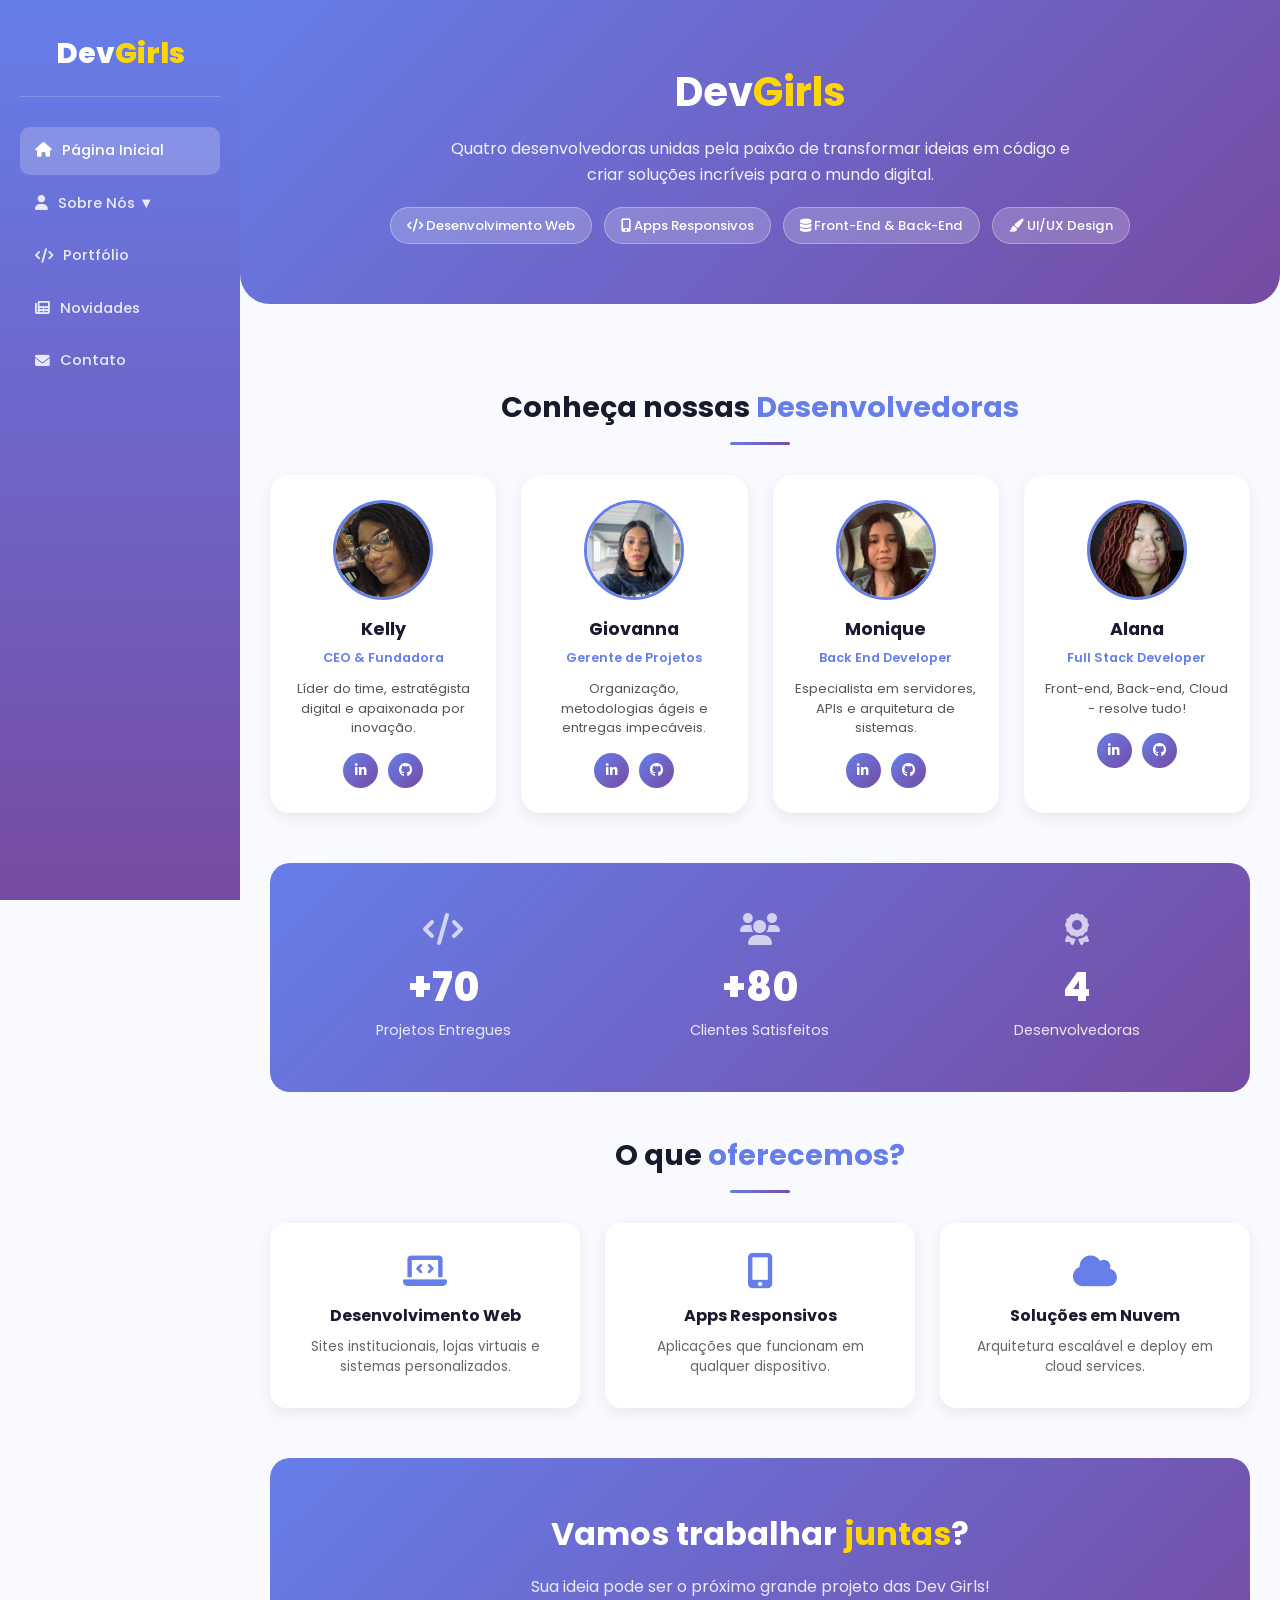
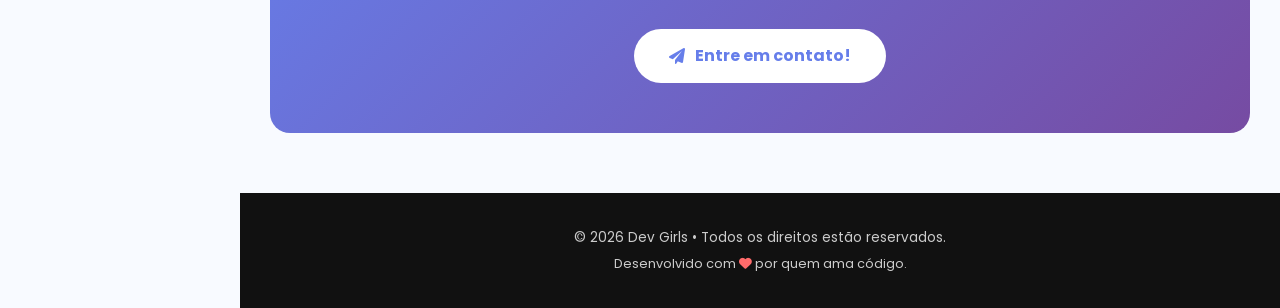
<file: index.html>
<!DOCTYPE html>
<html lang="pt-br">
<head>
    <meta charset="UTF-8">
    <meta name="viewport" content="width=device-width, initial-scale=1.0">
    <title>Dev Girls - Página Inicial</title>
    <link rel="preconnect" href="https://fonts.googleapis.com">
    <link rel="preconnect" href="https://fonts.gstatic.com" crossorigin>
    <link href="https://fonts.googleapis.com/css2?family=Poppins:wght@300;400;500;600;700;800&display=swap" rel="stylesheet">
    <link rel="stylesheet" href="https://cdnjs.cloudflare.com/ajax/libs/font-awesome/6.0.0/css/all.min.css">
    <link rel="stylesheet" href="css/menu-vertical.css">
    <!---<link rel="stylesheet" href="css/menu-horizontal.css">-->
</head>
<body>

   <nav class="menu-nav">
        <div class="logo">Dev<span>Girls</span></div>
        <button class="menu-toggle" onclick="this.parentElement.classList.toggle('aberto')">
            <i class="fas fa-bars"></i>
        </button>

        <ul class="nav-links">
            <li><a href="index.html" class="ativo"><i class="fas fa-home"></i> Página Inicial</a></li>
            <li class="dropdown">
                <a href="#"><i class="fas fa-user"></i> Sobre Nós ▼</a>
                <ul class="submenu">
                    <li><a href="sobre-kelly.html">Kelly (CEO)</a></li>
                    <li><a href="sobre-giovanna.html">Giovanna (Gerente)</a></li>
                    <li><a href="sobre-alana.html">Alana (Full Stack)</a></li>
                    <li><a href="sobre-monique.html">Monique (Back End)</a></li>
                </ul>
            </li>
            <li><a href="portfolio.html"><i class="fas fa-code"></i> Portfólio</a></li>
            <li><a href="novidades.html"><i class="fas fa-newspaper"></i> Novidades</a></li>
            <li><a href="contato.html"><i class="fas fa-envelope"></i> Contato</a></li>
        </ul>
    </nav>

    <main>
        <section class="hero">
            <h1>Dev<span style="color: #ffd700;">Girls</span></h1>
            <p class="descricao">Quatro desenvolvedoras unidas pela paixão de transformar ideias em código e criar soluções incríveis para o mundo digital.</p>
            <div class="hero-tags">
                <span class="hero-tag"><i class="fas fa-code"></i> Desenvolvimento Web</span>
                <span class="hero-tag"><i class="fas fa-mobile-alt"></i> Apps Responsivos</span>
                <span class="hero-tag"><i class="fas fa-database"></i> Front-End & Back-End</span>
                <span class="hero-tag"><i class="fas fa-paint-brush"></i> UI/UX Design</span>
            </div>
        </section>

        <div class="container">
            <h2 class="section-title">Conheça nossas <span>Desenvolvedoras</span></h2>

            <div class="cards-grid">
                <div class="card-integrante">
                    <div class="avatar"><img src="imagens/kelly.jpg" alt="Foto da Kelly"></div>
                    <h3>Kelly</h3>
                    <div class="cargo">CEO & Fundadora</div>
                    <div class="descricao">Líder do time, estratégista digital e apaixonada por inovação.</div>
                    <div class="redes-sociais">
                        <a href="https://www.linkedin.com/in/kelly-lima-3956853b8" target="_blank"><i class="fab fa-linkedin-in"></i></a>
                        <a href="https://github.com/kellylima11" target="_blank"><i class="fab fa-github"></i></a>
                    </div>
                </div>

                <div class="card-integrante">
                    <div class="avatar"><img src="imagens/giovanna.jpg" alt="Foto da Giovanna"></div>
                    <h3>Giovanna</h3>
                    <div class="cargo">Gerente de Projetos</div>
                    <div class="descricao">Organização, metodologias ágeis e entregas impecáveis.</div>
                    <div class="redes-sociais">
                        <a href="https://www.linkedin.com/in/giovanna-victoria-3a43321b0" target="_blank"><i class="fab fa-linkedin-in"></i></a>
                        <a href="https://github.com/giozinha-gameplayon" target="_blank"><i class="fab fa-github"></i></a>
                    </div>
                </div>

                <div class="card-integrante">
                    <div class="avatar"><img src="imagens/monique.jpg" alt="Foto da Monique"></div>
                    <h3>Monique</h3>
                    <div class="cargo">Back End Developer</div>
                    <div class="descricao">Especialista em servidores, APIs e arquitetura de sistemas.</div>
                    <div class="redes-sociais">
                        <a href="https://www.linkedin.com/in/monique-queiroz-b91b4a244" target="_blank"><i class="fab fa-linkedin-in"></i></a>
                        <a href="https://github.com/niquezinha20" target="_blank"><i class="fab fa-github"></i></a>
                    </div>
                </div>

                <div class="card-integrante">
                    <div class="avatar"><img src="imagens/alana.jpg" alt="Foto da Alana"></div>
                    <h3>Alana</h3>
                    <div class="cargo">Full Stack Developer</div>
                    <div class="descricao">Front-end, Back-end, Cloud - resolve tudo!</div>
                    <div class="redes-sociais">
                        <a href="https://www.linkedin.com/in/alana-anjos-aga222" target="_blank"><i class="fab fa-linkedin-in"></i></a>
                        <a href="https://github.com/alananjos06" target="_blank"><i class="fab fa-github"></i></a>
                    </div>
                </div>
            </div>

            <section class="stats-section">
                <div class="container">
                    <div class="stats-grid">
                        <div class="stat-item">
                            <i class="fas fa-code"></i>
                            <div class="numero">+70</div>
                            <div class="label">Projetos Entregues</div>
                        </div>
                        <div class="stat-item">
                            <i class="fas fa-users"></i>
                            <div class="numero">+80</div>
                            <div class="label">Clientes Satisfeitos</div>
                        </div>
                        <div class="stat-item">
                            <i class="fas fa-award"></i>
                            <div class="numero">4</div>
                            <div class="label">Desenvolvedoras</div>
                        </div>
                    </div>
                </div>
            </section>

            <h2 class="section-title">O que <span>oferecemos?</span></h2>
            <div class="servicos-grid">
                <div class="servico-card">
                    <i class="fas fa-laptop-code"></i>
                    <h3>Desenvolvimento Web</h3>
                    <p>Sites institucionais, lojas virtuais e sistemas personalizados.</p>
                </div>
                <div class="servico-card">
                    <i class="fas fa-mobile-alt"></i>
                    <h3>Apps Responsivos</h3>
                    <p>Aplicações que funcionam em qualquer dispositivo.</p>
                </div>
                <div class="servico-card">
                    <i class="fas fa-cloud"></i>
                    <h3>Soluções em Nuvem</h3>
                    <p>Arquitetura escalável e deploy em cloud services.</p>
                </div>
            </div>

            <div class="cta-section">
    <h2>Vamos trabalhar <span>juntas</span>?</h2>
    <p>Sua ideia pode ser o próximo grande projeto das Dev Girls!</p>
    <a href="contato.html" class="btn-contato"><i class="fas fa-paper-plane"></i> Entre em contato!</a></div>
        </div>
    </main>

    <footer class="footer">
        <div class="container">
            <p>© 2026 Dev Girls • Todos os direitos estão reservados.</p>
            <p style="margin-top: 5px; font-size: 0.8rem;">Desenvolvido com <i class="fas fa-heart" style="color: #ff6b6b;"></i> por quem ama código.</p>
        </div>
    </footer>

    <script>
       document.querySelector('.dropdown > a').addEventListener('click', function(e) { 
        e.preventDefault(); this.parentElement.classList.toggle('aberto'); });
    </script>
</body>
</html>
</file>
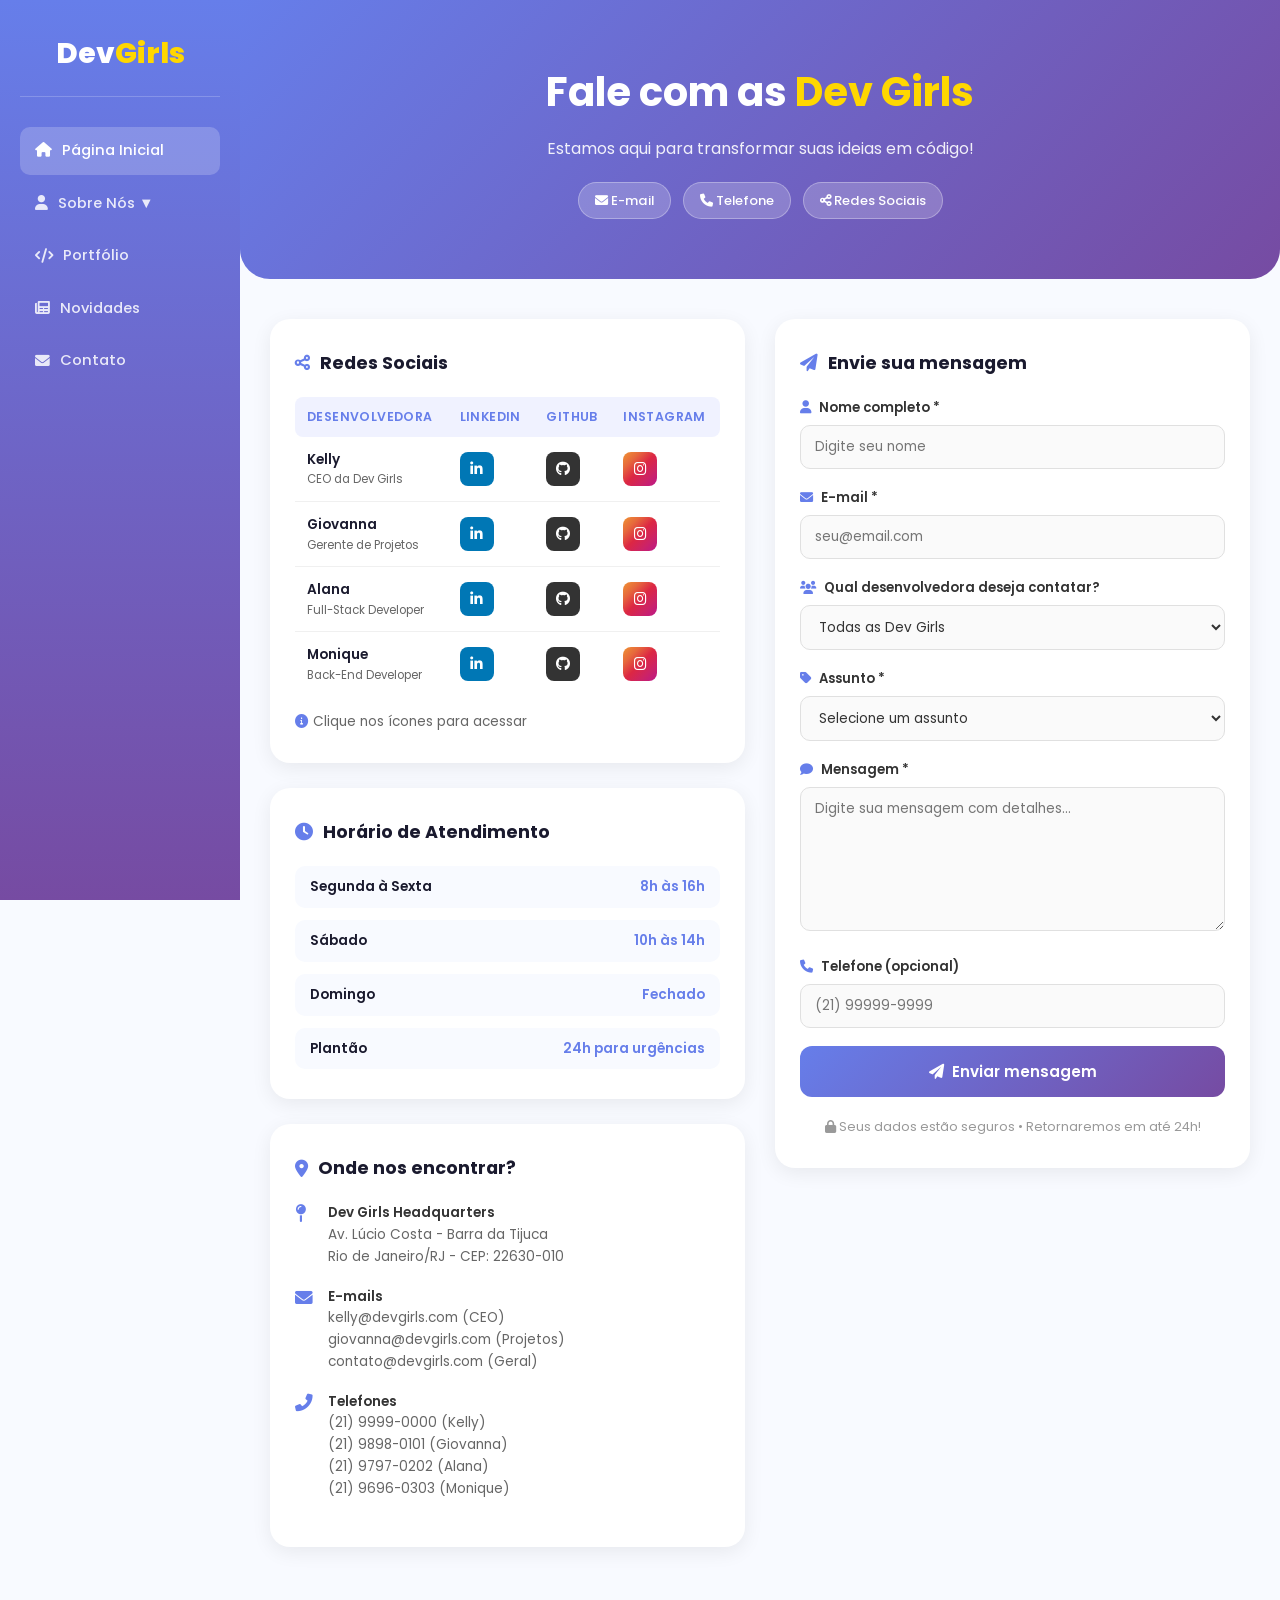
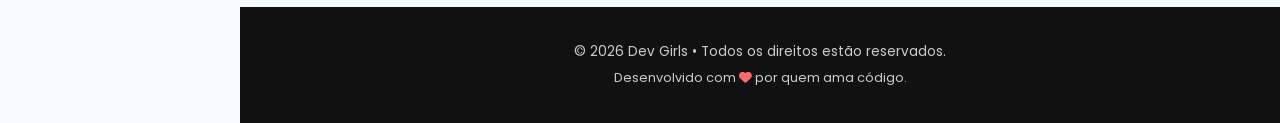
<file: contato.html>
<!DOCTYPE html>
<html lang="pt-br">
<head>
    <meta charset="UTF-8">
    <meta name="viewport" content="width=device-width, initial-scale=1.0">
    <title>Contato - Dev Girls</title>
    <link rel="preconnect" href="https://fonts.googleapis.com">
    <link rel="preconnect" href="https://fonts.gstatic.com" crossorigin>
    <link href="https://fonts.googleapis.com/css2?family=Poppins:wght@300;400;500;600;700;800&display=swap" rel="stylesheet">
    <link rel="stylesheet" href="https://cdnjs.cloudflare.com/ajax/libs/font-awesome/6.0.0/css/all.min.css">
    <link rel="stylesheet" href="css/menu-vertical.css">
    <!---<link rel="stylesheet" href="css/menu-horizontal.css">-->
</head>
<body>

    <nav class="menu-nav">
        <div class="logo">Dev<span>Girls</span></div>
        <button class="menu-toggle" onclick="this.parentElement.classList.toggle('aberto')">
            <i class="fas fa-bars"></i>
        </button>

        <ul class="nav-links">
            <li><a href="index.html" class="ativo"><i class="fas fa-home"></i> Página Inicial</a></li>
            <li class="dropdown">
                <a href="#"><i class="fas fa-user"></i> Sobre Nós ▼</a>
                <ul class="submenu">
                    <li><a href="sobre-kelly.html">Kelly (CEO)</a></li>
                    <li><a href="sobre-giovanna.html">Giovanna (Gerente)</a></li>
                    <li><a href="sobre-alana.html">Alana (Full Stack)</a></li>
                    <li><a href="sobre-monique.html">Monique (Back End)</a></li>
                </ul>
            </li>
            <li><a href="portfolio.html"><i class="fas fa-code"></i> Portfólio</a></li>
            <li><a href="novidades.html"><i class="fas fa-newspaper"></i> Novidades</a></li>
            <li><a href="contato.html"><i class="fas fa-envelope"></i> Contato</a></li>
        </ul>
    </nav>

    <main>
        <section class="hero">
            <h1>Fale com as <span style="color: #ffd700;">Dev Girls</span></h1>
            <p class="descricao">Estamos aqui para transformar suas ideias em código!</p>
            <div class="hero-tags">
                <span class="hero-tag"><i class="fas fa-envelope"></i> E-mail</span>
                <span class="hero-tag"><i class="fas fa-phone"></i> Telefone</span>
                <span class="hero-tag"><i class="fas fa-share-alt"></i> Redes Sociais</span>
            </div>
        </section>

        <div class="container">
            <div class="contato-conteudo">

                <div class="info-cards">

                    <!-- REDES SOCIAIS -->
                    <div class="card">
                        <h2><i class="fas fa-share-alt"></i> Redes Sociais</h2>
                        <table class="tabela-redes">
                            <thead>
                                <tr>
                                    <th>Desenvolvedora</th>
                                    <th>LinkedIn</th>
                                    <th>GitHub</th>
                                    <th>Instagram</th>
                                </tr>
                            </thead>
                            <tbody>
                                <tr>
                                    <td><span class="nome-integrante">Kelly</span><span class="cargo-integrante">CEO da Dev Girls</span></td>
                                    <td><div class="redes-links"><a href="https://www.linkedin.com/in/kelly-lima-3956853b8" class="linkedin" target="_blank"><i class="fab fa-linkedin-in"></i></a></div></td>
                                    <td><div class="redes-links"><a href="https://github.com/kellylima11" class="github" target="_blank"><i class="fab fa-github"></i></a></div></td>
                                    <td><div class="redes-links"><a href="https://www.instagram.com/kelllyy_lima" class="instagram" target="_blank"><i class="fab fa-instagram"></i></a></div></td>
                                </tr>
                                <tr>
                                    <td><span class="nome-integrante">Giovanna</span><span class="cargo-integrante">Gerente de Projetos</span></td>
                                    <td><div class="redes-links"><a href="https://www.linkedin.com/in/giovanna-victoria-3a43321b0" class="linkedin" target="_blank"><i class="fab fa-linkedin-in"></i></a></div></td>
                                    <td><div class="redes-links"><a href="https://github.com/giozinha-gameplayon" class="github" target="_blank"><i class="fab fa-github"></i></a></div></td>
                                    <td><div class="redes-links"><a href="https://www.instagram.com/gio.vnp" class="instagram" target="_blank"><i class="fab fa-instagram"></i></a></div></td>
                                </tr>
                                <tr>
                                    <td><span class="nome-integrante">Alana</span><span class="cargo-integrante">Full-Stack Developer</span></td>
                                    <td><div class="redes-links"><a href="https://www.linkedin.com/in/alana-anjos-aga222/" class="linkedin" target="_blank"><i class="fab fa-linkedin-in"></i></a></div></td>
                                    <td><div class="redes-links"><a href="https://github.com/alananjos06" class="github" target="_blank"><i class="fab fa-github"></i></a></div></td>
                                    <td><div class="redes-links"><a href="https://www.instagram.com/aanjosxr" class="instagram" target="_blank"><i class="fab fa-instagram"></i></a></div></td>
                                </tr>
                                <tr>
                                    <td><span class="nome-integrante">Monique</span><span class="cargo-integrante">Back-End Developer</span></td>
                                    <td><div class="redes-links"><a href="https://www.linkedin.com/in/monique-queiroz-b91b4a244" class="linkedin" target="_blank"><i class="fab fa-linkedin-in"></i></a></div></td>
                                    <td><div class="redes-links"><a href="https://github.com/niquezinha20" class="github" target="_blank"><i class="fab fa-github"></i></a></div></td>
                                    <td><div class="redes-links"><a href="https://www.instagram.com/nique_.s" class="instagram" target="_blank"><i class="fab fa-instagram"></i></a></div></td>
                                </tr>
                            </tbody>
                        </table>
                        <p style="margin-top: 15px; font-size: 0.85rem; color: #666;">
                            <i class="fas fa-info-circle" style="color: #667eea;"></i> Clique nos ícones para acessar
                        </p>
                    </div>

                    <div class="card">
                        <h2><i class="fas fa-clock"></i> Horário de Atendimento</h2>
                        <div class="horarios">
                            <div class="horario-item"><div class="dia">Segunda à Sexta</div><div class="hora">8h às 16h</div></div>
                            <div class="horario-item"><div class="dia">Sábado</div><div class="hora">10h às 14h</div></div>
                            <div class="horario-item"><div class="dia">Domingo</div><div class="hora">Fechado</div></div>
                            <div class="horario-item"><div class="dia">Plantão</div><div class="hora">24h para urgências</div></div>
                        </div>
                    </div>

                    <div class="card">
                        <h2><i class="fas fa-map-marker-alt"></i> Onde nos encontrar?</h2>
                        <div class="info-linha">
                            <i class="fas fa-map-pin"></i>
                            <div>
                                <p style="font-weight: 600; color: #333;">Dev Girls Headquarters</p>
                                <p style="color: #666;">Av. Lúcio Costa - Barra da Tijuca<br>Rio de Janeiro/RJ - CEP: 22630-010</p>
                            </div>
                        </div>
                        <div class="info-linha">
                            <i class="fas fa-envelope"></i>
                            <div>
                                <p style="font-weight: 600; color: #333;">E-mails</p>
                                <p style="color: #666;">
                                    kelly@devgirls.com (CEO)<br>
                                    giovanna@devgirls.com (Projetos)<br>
                                    contato@devgirls.com (Geral)
                                </p>
                            </div>
                        </div>
                        <div class="info-linha">
                            <i class="fas fa-phone-alt"></i>
                            <div>
                                <p style="font-weight: 600; color: #333;">Telefones</p>
                                <p style="color: #666;">
                                    (21) 9999-0000 (Kelly)<br>
                                    (21) 9898-0101 (Giovanna)<br>
                                    (21) 9797-0202 (Alana)<br>
                                    (21) 9696-0303 (Monique)
                                </p>
                            </div>
                        </div>
                    </div>
                </div>

                <div class="formulario-card">
                    <h2><i class="fas fa-paper-plane"></i> Envie sua mensagem</h2>
                    <form action="mailto:contato@devgirls.com?subject=Contato%20do%20Site" method="post" enctype="text/plain">

                        <div class="campo">
                            <label><i class="fas fa-user"></i> Nome completo *</label>
                            <input type="text" name="nome" placeholder="Digite seu nome" required>
                        </div>
                        <div class="campo">
                            <label><i class="fas fa-envelope"></i> E-mail *</label>
                            <input type="email" name="email" placeholder="seu@email.com" required>
                        </div>
                        <div class="campo">
                            <label><i class="fas fa-users"></i> Qual desenvolvedora deseja contatar?</label>
                            <select name="destinatario">
                                <option value="todas">Todas as Dev Girls</option>
                                <option value="kelly">Kelly (CEO)</option>
                                <option value="giovanna">Giovanna (Gerente de Projetos)</option>
                                <option value="alana">Alana (Full Stack)</option>
                                <option value="monique">Monique (Back End)</option>
                            </select>
                        </div>
                        <div class="campo">
                            <label><i class="fas fa-tag"></i> Assunto *</label>
                            <select name="assunto" required>
                                <option value="">Selecione um assunto</option>
                                <option value="orcamento">Orçamento de projeto</option>
                                <option value="duvida">Dúvida técnica</option>
                                <option value="parceria">Parceria</option>
                                <option value="mentoria">Mentoria</option>
                                <option value="evento">Evento/palestra</option>
                                <option value="outro">Outro</option>
                            </select>
                        </div>
                        <div class="campo">
                            <label><i class="fas fa-comment"></i> Mensagem *</label>
                            <textarea name="mensagem" rows="6" placeholder="Digite sua mensagem com detalhes..." required></textarea>
                        </div>
                        <div class="campo">
                            <label><i class="fas fa-phone"></i> Telefone (opcional)</label>
                            <input type="tel" name="telefone" placeholder="(21) 99999-9999">
                        </div>
                        <button type="submit" class="btn-enviar">
                            <i class="fas fa-paper-plane"></i> Enviar mensagem
                        </button>
                        <p style="margin-top: 20px; font-size: 0.8rem; color: #999; text-align: center;">
                            <i class="fas fa-lock"></i> Seus dados estão seguros • Retornaremos em até 24h!
                        </p>
                    </form>
                </div>
            </div>
        </div>
    </main>

    <footer class="footer">
        <div class="container">
            <p>© 2026 Dev Girls • Todos os direitos estão reservados.</p>
            <p style="margin-top: 5px; font-size: 0.8rem;">Desenvolvido com <i class="fas fa-heart" style="color: #ff6b6b;"></i> por quem ama código.</p>
        </div>
    </footer>

    <script>
        document.querySelector('.dropdown > a').addEventListener('click', function(e) { 
        e.preventDefault(); this.parentElement.classList.toggle('aberto'); });
    </script>

    <script>
    document.querySelector('form').addEventListener('submit', function(event) {
        event.preventDefault(); 
        
        alert('✅ Mensagem enviada com sucesso!\n\n(Simulação de envio - Em um site real, isso iria para contato@devgirls.com)');
        
        this.reset();
    });
</script>
</body>
</html>
</file>
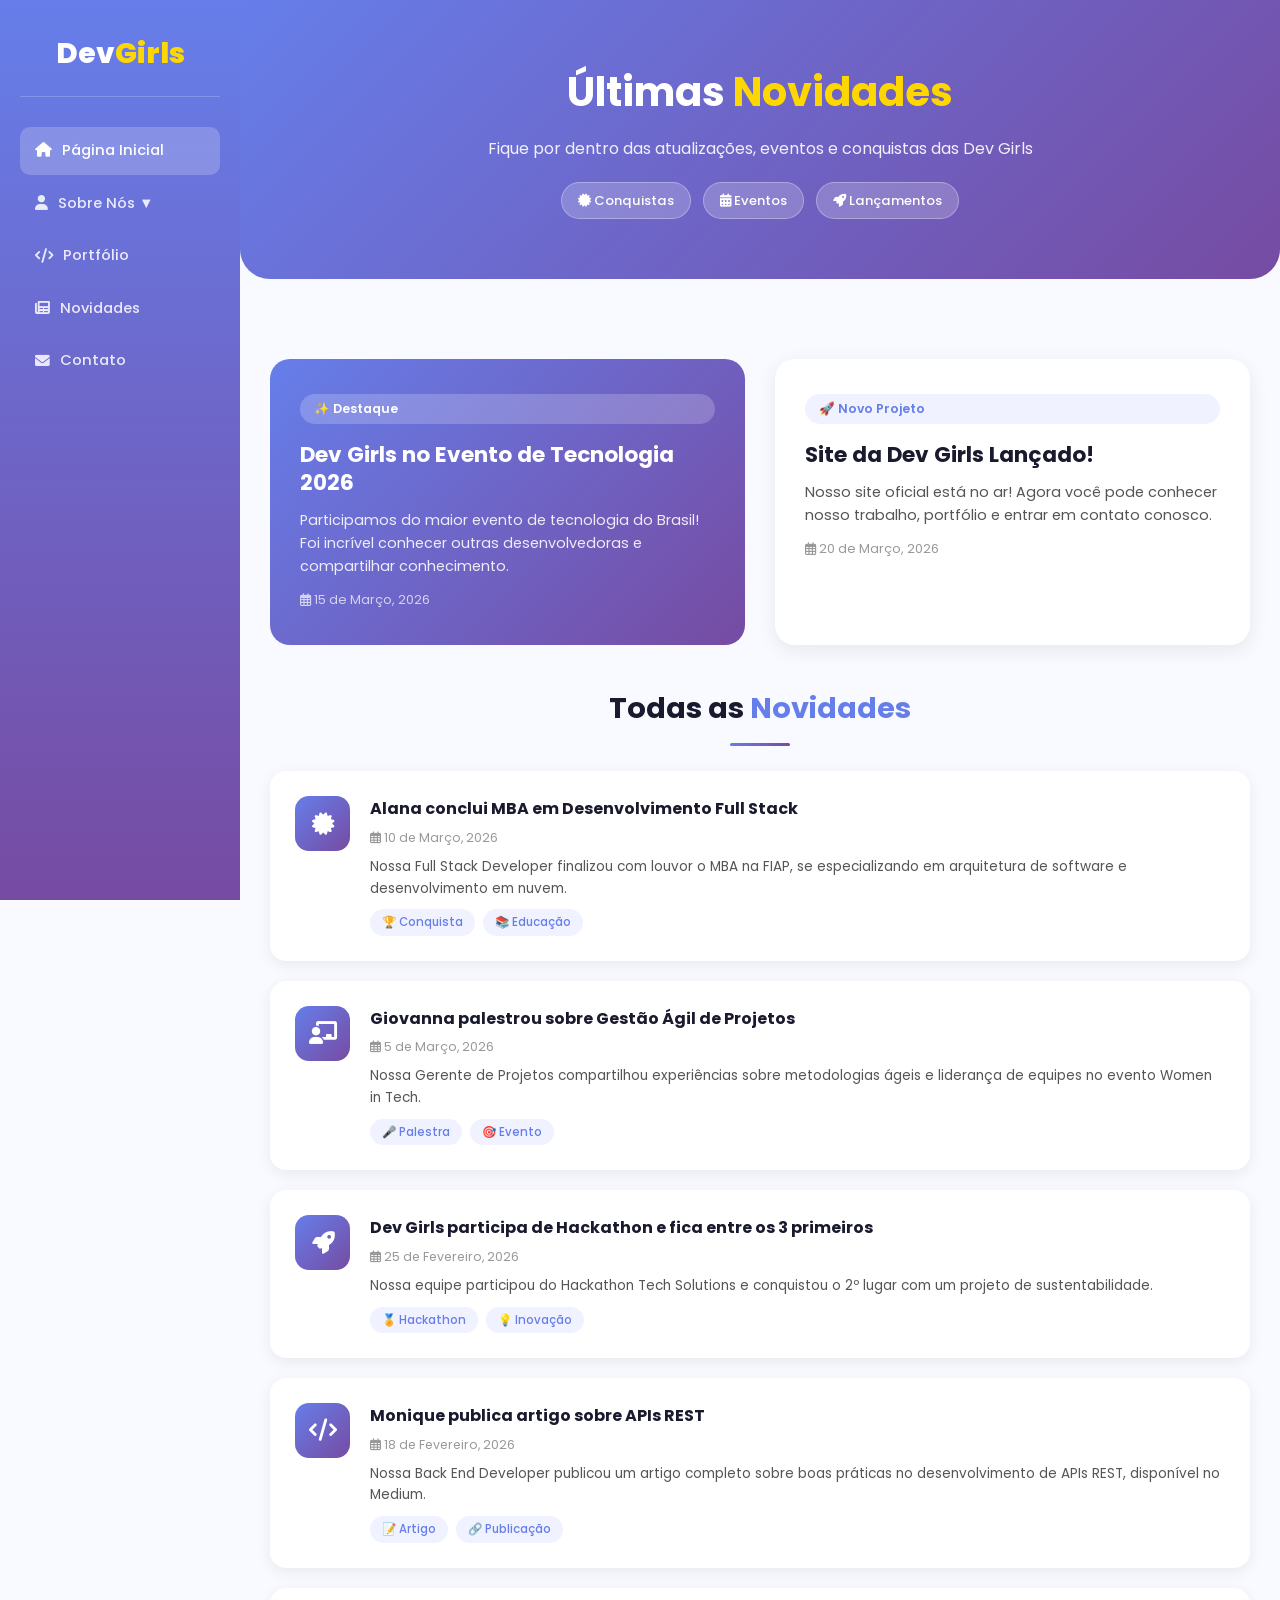
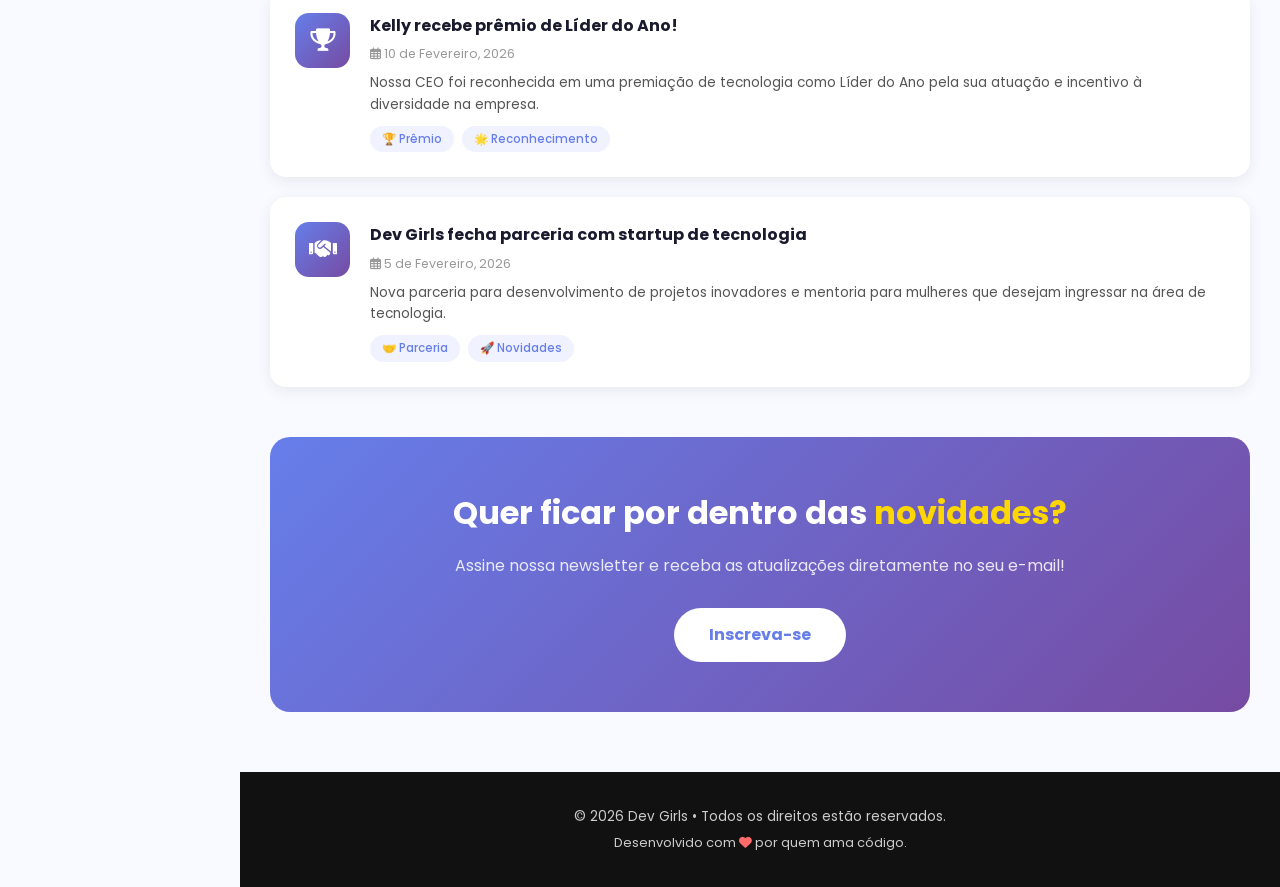
<file: novidades.html>
<!DOCTYPE html>
<html lang="pt-br">
<head>
    <meta charset="UTF-8">
    <meta name="viewport" content="width=device-width, initial-scale=1.0">
    <title>Novidades | Dev Girls</title>
    <link rel="preconnect" href="https://fonts.googleapis.com">
    <link rel="preconnect" href="https://fonts.gstatic.com" crossorigin>
    <link href="https://fonts.googleapis.com/css2?family=Poppins:wght@300;400;500;600;700;800&display=swap" rel="stylesheet">
    <link rel="stylesheet" href="https://cdnjs.cloudflare.com/ajax/libs/font-awesome/6.0.0/css/all.min.css">
    <link rel="stylesheet" href="css/menu-vertical.css">
    <!---<link rel="stylesheet" href="css/menu-horizontal.css">-->
</head>
<body>

    <nav class="menu-nav">
        <div class="logo">Dev<span>Girls</span></div>
        <button class="menu-toggle" onclick="this.parentElement.classList.toggle('aberto')">
            <i class="fas fa-bars"></i>
        </button>

        <ul class="nav-links">
            <li><a href="index.html" class="ativo"><i class="fas fa-home"></i> Página Inicial</a></li>
            <li class="dropdown">
                <a href="#"><i class="fas fa-user"></i> Sobre Nós ▼</a>
                <ul class="submenu">
                    <li><a href="sobre-kelly.html">Kelly (CEO)</a></li>
                    <li><a href="sobre-giovanna.html">Giovanna (Gerente)</a></li>
                    <li><a href="sobre-alana.html">Alana (Full Stack)</a></li>
                    <li><a href="sobre-monique.html">Monique (Back End)</a></li>
                </ul>
            </li>
            <li><a href="portfolio.html"><i class="fas fa-code"></i> Portfólio</a></li>
            <li><a href="novidades.html"><i class="fas fa-newspaper"></i> Novidades</a></li>
            <li><a href="contato.html"><i class="fas fa-envelope"></i> Contato</a></li>
        </ul>
    </nav>

    <main>
        
        <section class="hero">
            <h1>Últimas <span style="color: #ffd700;">Novidades</span></h1>
            <p class="descricao">Fique por dentro das atualizações, eventos e conquistas das Dev Girls</p>
            <div class="hero-tags">
                <span class="hero-tag"><i class="fas fa-certificate"></i> Conquistas</span>
                <span class="hero-tag"><i class="fas fa-calendar-alt"></i> Eventos</span>
                <span class="hero-tag"><i class="fas fa-rocket"></i> Lançamentos</span>
            </div>
        </section>

        <div class="container">

            <div class="destaques-grid">
                <div class="card-destaque roxo">
                    <span class="tag tag-roxo-claro">✨ Destaque</span>
                    <h2>Dev Girls no Evento de Tecnologia 2026</h2>
                    <p>Participamos do maior evento de tecnologia do Brasil! Foi incrível conhecer outras desenvolvedoras e compartilhar conhecimento.</p>
                    <span class="data"><i class="far fa-calendar-alt"></i> 15 de Março, 2026</span>
                </div>

                <div class="card-destaque branco">
                    <span class="tag tag-roxo-escuro">🚀 Novo Projeto</span>
                    <h2>Site da Dev Girls Lançado!</h2>
                    <p>Nosso site oficial está no ar! Agora você pode conhecer nosso trabalho, portfólio e entrar em contato conosco.</p>
                    <span class="data"><i class="far fa-calendar-alt"></i> 20 de Março, 2026</span>
                </div>
            </div>

            <h2 class="section-title">Todas as <span>Novidades</span></h2>

            <div class="novidades-grid">
                <div class="novidade-card">
                    <div class="novidade-icon"><i class="fas fa-certificate"></i></div>
                    <div class="novidade-info">
                        <h3>Alana conclui MBA em Desenvolvimento Full Stack</h3>
                        <span class="data"><i class="far fa-calendar-alt"></i> 10 de Março, 2026</span>
                        <p class="descricao">Nossa Full Stack Developer finalizou com louvor o MBA na FIAP, se especializando em arquitetura de software e desenvolvimento em nuvem.</p>
                        <div class="novidade-tags"><span>🏆 Conquista</span><span>📚 Educação</span></div>
                    </div>
                </div>

                <div class="novidade-card">
                    <div class="novidade-icon"><i class="fas fa-chalkboard-user"></i></div>
                    <div class="novidade-info">
                        <h3>Giovanna palestrou sobre Gestão Ágil de Projetos</h3>
                        <span class="data"><i class="far fa-calendar-alt"></i> 5 de Março, 2026</span>
                        <p class="descricao">Nossa Gerente de Projetos compartilhou experiências sobre metodologias ágeis e liderança de equipes no evento Women in Tech.</p>
                        <div class="novidade-tags"><span>🎤 Palestra</span><span>🎯 Evento</span></div>
                    </div>
                </div>

                <div class="novidade-card">
                    <div class="novidade-icon"><i class="fas fa-rocket"></i></div>
                    <div class="novidade-info">
                        <h3>Dev Girls participa de Hackathon e fica entre os 3 primeiros</h3>
                        <span class="data"><i class="far fa-calendar-alt"></i> 25 de Fevereiro, 2026</span>
                        <p class="descricao">Nossa equipe participou do Hackathon Tech Solutions e conquistou o 2º lugar com um projeto de sustentabilidade.</p>
                        <div class="novidade-tags"><span>🏅 Hackathon</span><span>💡 Inovação</span></div>
                    </div>
                </div>

                <div class="novidade-card">
                    <div class="novidade-icon"><i class="fas fa-code"></i></div>
                    <div class="novidade-info">
                        <h3>Monique publica artigo sobre APIs REST</h3>
                        <span class="data"><i class="far fa-calendar-alt"></i> 18 de Fevereiro, 2026</span>
                        <p class="descricao">Nossa Back End Developer publicou um artigo completo sobre boas práticas no desenvolvimento de APIs REST, disponível no Medium.</p>
                        <div class="novidade-tags"><span>📝 Artigo</span><span>🔗 Publicação</span></div>
                    </div>
                </div>

                <div class="novidade-card">
                    <div class="novidade-icon"><i class="fas fa-trophy"></i></div>
                    <div class="novidade-info">
                        <h3>Kelly recebe prêmio de Líder do Ano!</h3>
                        <span class="data"><i class="far fa-calendar-alt"></i> 10 de Fevereiro, 2026</span>
                        <p class="descricao">Nossa CEO foi reconhecida em uma premiação de tecnologia como Líder do Ano pela sua atuação e incentivo à diversidade na empresa.</p>
                        <div class="novidade-tags"><span>🏆 Prêmio</span><span>🌟 Reconhecimento</span></div>
                    </div>
                </div>

                <div class="novidade-card">
                    <div class="novidade-icon"><i class="fas fa-handshake"></i></div>
                    <div class="novidade-info">
                        <h3>Dev Girls fecha parceria com startup de tecnologia</h3>
                        <span class="data"><i class="far fa-calendar-alt"></i> 5 de Fevereiro, 2026</span>
                        <p class="descricao">Nova parceria para desenvolvimento de projetos inovadores e mentoria para mulheres que desejam ingressar na área de tecnologia.</p>
                        <div class="novidade-tags"><span>🤝 Parceria</span><span>🚀 Novidades</span></div>
                    </div>
                </div>
            </div>

            <div class="cta-section">
                <h2>Quer ficar por dentro das <span>novidades?</span></h2>
                <p>Assine nossa newsletter e receba as atualizações diretamente no seu e-mail!</p>
                <a href="contato.html" class="btn-contato">Inscreva-se</a>
            </div>
        </div>
    </main>

    <footer class="footer">
        <div class="container">
            <p>© 2026 Dev Girls • Todos os direitos estão reservados.</p>
            <p style="margin-top: 5px; font-size: 0.8rem;">Desenvolvido com <i class="fas fa-heart" style="color: #ff6b6b;"></i> por quem ama código.</p>
        </div>
    </footer>

    <script>
        document.querySelector('.dropdown > a').addEventListener('click', function(e) { 
        e.preventDefault(); this.parentElement.classList.toggle('aberto'); });
    </script>
</body>
</html>
</file>
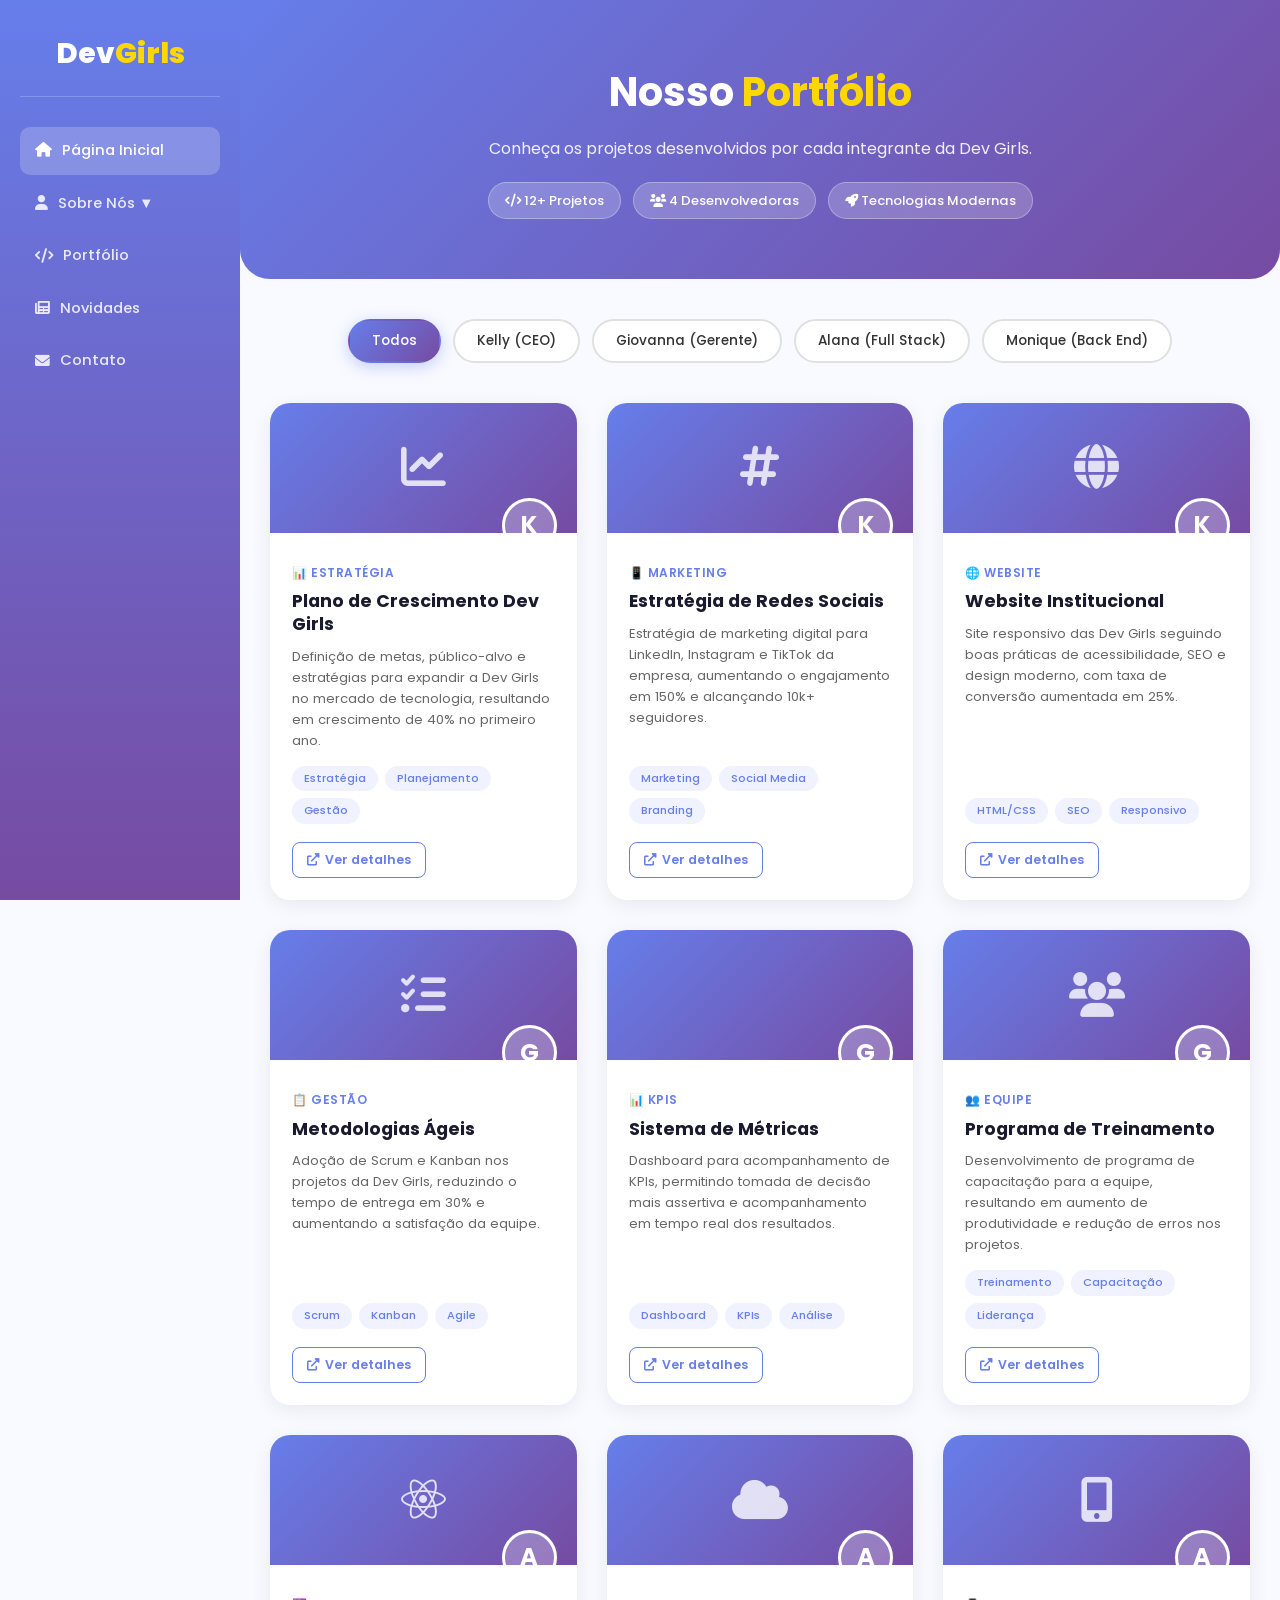
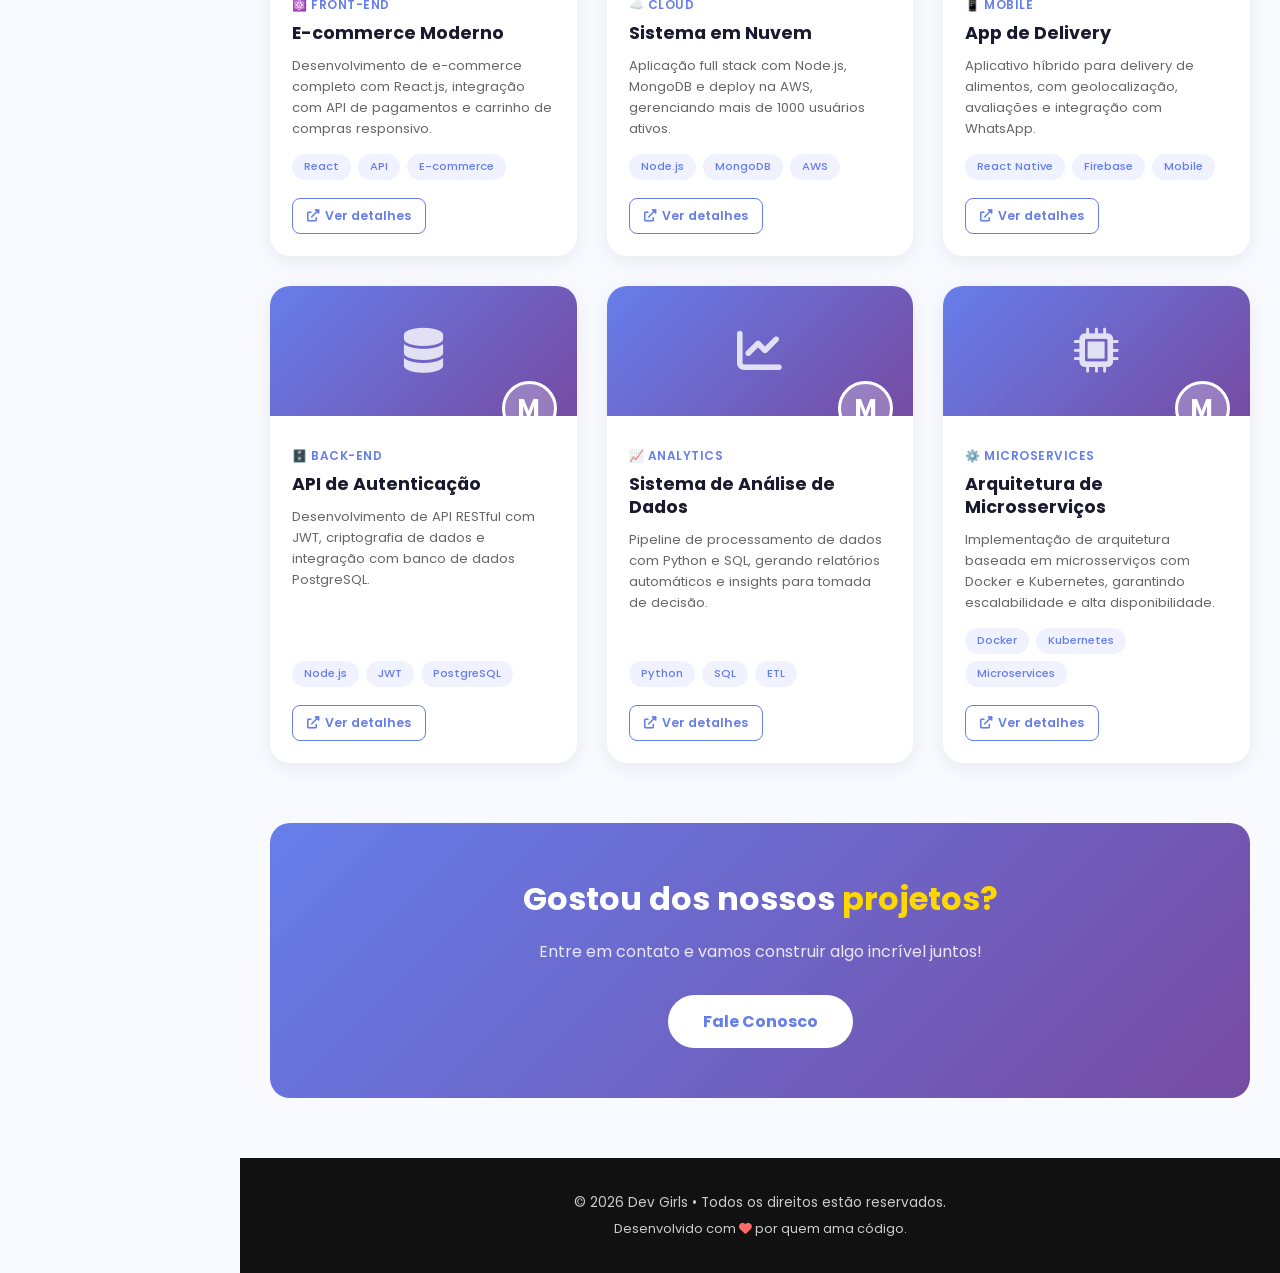
<file: portfolio.html>
<!DOCTYPE html>
<html lang="pt-br">
<head>
    <meta charset="UTF-8">
    <meta name="viewport" content="width=device-width, initial-scale=1.0">
    <title>Portfólio | Dev Girls</title>
    <link rel="preconnect" href="https://fonts.googleapis.com">
    <link rel="preconnect" href="https://fonts.gstatic.com" crossorigin>
    <link href="https://fonts.googleapis.com/css2?family=Poppins:wght@300;400;500;600;700;800&display=swap" rel="stylesheet">
    <link rel="stylesheet" href="https://cdnjs.cloudflare.com/ajax/libs/font-awesome/6.0.0/css/all.min.css">
    <link rel="stylesheet" href="css/menu-vertical.css">
    <!---<link rel="stylesheet" href="css/menu-horizontal.css">-->
</head>
<body>

    <nav class="menu-nav">
        <div class="logo">Dev<span>Girls</span></div>
        <button class="menu-toggle" onclick="this.parentElement.classList.toggle('aberto')">
            <i class="fas fa-bars"></i>
        </button>

        <ul class="nav-links">
            <li><a href="index.html" class="ativo"><i class="fas fa-home"></i> Página Inicial</a></li>
            <li class="dropdown">
                <a href="#"><i class="fas fa-user"></i> Sobre Nós ▼</a>
                <ul class="submenu">
                    <li><a href="sobre-kelly.html">Kelly (CEO)</a></li>
                    <li><a href="sobre-giovanna.html">Giovanna (Gerente)</a></li>
                    <li><a href="sobre-alana.html">Alana (Full Stack)</a></li>
                    <li><a href="sobre-monique.html">Monique (Back End)</a></li>
                </ul>
            </li>
            <li><a href="portfolio.html"><i class="fas fa-code"></i> Portfólio</a></li>
            <li><a href="novidades.html"><i class="fas fa-newspaper"></i> Novidades</a></li>
            <li><a href="contato.html"><i class="fas fa-envelope"></i> Contato</a></li>
        </ul>
    </nav>

    <main>
        <section class="hero">
            <h1>Nosso <span style="color: #ffd700;">Portfólio</span></h1>
            <p class="descricao">Conheça os projetos desenvolvidos por cada integrante da Dev Girls.</p>
            <div class="hero-tags">
                <span class="hero-tag"><i class="fas fa-code"></i> 12+ Projetos</span>
                <span class="hero-tag"><i class="fas fa-users"></i> 4 Desenvolvedoras</span>
                <span class="hero-tag"><i class="fas fa-rocket"></i> Tecnologias Modernas</span>
            </div>
        </section>

        <div class="container">

            <div class="portfolio-filters">
                <button class="filter-btn active" data-filter="all">Todos</button>
                <button class="filter-btn" data-filter="kelly">Kelly (CEO)</button>
                <button class="filter-btn" data-filter="giovanna">Giovanna (Gerente)</button>
                <button class="filter-btn" data-filter="alana">Alana (Full Stack)</button>
                <button class="filter-btn" data-filter="monique">Monique (Back End)</button>
            </div>


            <div class="projetos-grid" id="projetos-grid">
                 
                <div class="projeto-card" data-dev="kelly">
                    <div class="projeto-img"><i class="fas fa-chart-line"></i><div class="projeto-inicial">K</div></div>
                    <div class="projeto-info">
                        <span class="categoria">📊 Estratégia</span>
                        <h3>Plano de Crescimento Dev Girls</h3>
                        <p class="descricao">Definição de metas, público-alvo e estratégias para expandir a Dev Girls no mercado de tecnologia, resultando em crescimento de 40% no primeiro ano.</p>
                        <div class="projeto-tags"><span>Estratégia</span><span>Planejamento</span><span>Gestão</span></div>
                        <div class="projeto-links">
                            <a onclick="mostrarDetalhes('Plano de Crescimento Dev Girls','Kelly Lima','CEO & Fundadora','Estratégia Empresarial','Definição de metas e planejamento estratégico para crescimento da empresa.')">
                                <i class="fas fa-external-link-alt"></i> Ver detalhes
                            </a>
                        </div>
                    </div>
                </div>

                <div class="projeto-card" data-dev="kelly">
                    <div class="projeto-img"><i class="fas fa-hashtag"></i><div class="projeto-inicial">K</div></div>
                    <div class="projeto-info">
                        <span class="categoria">📱 Marketing</span>
                        <h3>Estratégia de Redes Sociais</h3>
                        <p class="descricao">Estratégia de marketing digital para LinkedIn, Instagram e TikTok da empresa, aumentando o engajamento em 150% e alcançando 10k+ seguidores.</p>
                        <div class="projeto-tags"><span>Marketing</span><span>Social Media</span><span>Branding</span></div>
                        <div class="projeto-links">
                            <a onclick="mostrarDetalhes('Estratégia de Redes Sociais','Kelly Lima','CEO & Fundadora','Marketing Digital','Planejamento de conteúdo e gestão de redes sociais para fortalecer a marca.')">
                                <i class="fas fa-external-link-alt"></i> Ver detalhes
                            </a>
                        </div>
                    </div>
                </div>

                <div class="projeto-card" data-dev="kelly">
                    <div class="projeto-img"><i class="fas fa-globe"></i><div class="projeto-inicial">K</div></div>
                    <div class="projeto-info">
                        <span class="categoria">🌐 Website</span>
                        <h3>Website Institucional</h3>
                        <p class="descricao">Site responsivo das Dev Girls seguindo boas práticas de acessibilidade, SEO e design moderno, com taxa de conversão aumentada em 25%.</p>
                        <div class="projeto-tags"><span>HTML/CSS</span><span>SEO</span><span>Responsivo</span></div>
                        <div class="projeto-links">
                            <a onclick="mostrarDetalhes('Website Institucional Dev Girls','Kelly Lima','CEO & Fundadora','Desenvolvimento Web','Site completo com HTML5, CSS3 e JavaScript, totalmente responsivo.')">
                                <i class="fas fa-external-link-alt"></i> Ver detalhes
                            </a>
                        </div>
                    </div>
                </div>

                <div class="projeto-card" data-dev="giovanna">
                    <div class="projeto-img"><i class="fas fa-tasks"></i><div class="projeto-inicial">G</div></div>
                    <div class="projeto-info">
                        <span class="categoria">📋 Gestão</span>
                        <h3>Metodologias Ágeis</h3>
                        <p class="descricao">Adoção de Scrum e Kanban nos projetos da Dev Girls, reduzindo o tempo de entrega em 30% e aumentando a satisfação da equipe.</p>
                        <div class="projeto-tags"><span>Scrum</span><span>Kanban</span><span>Agile</span></div>
                        <div class="projeto-links">
                            <a onclick="mostrarDetalhes('Implementação de Metodologias Ágeis','Giovanna Victoria','Gerente de Projetos','Gestão Ágil','Aplicação de Scrum e Kanban para otimizar processos e entregas.')">
                                <i class="fas fa-external-link-alt"></i> Ver detalhes
                            </a>
                        </div>
                    </div>
                </div>

                <div class="projeto-card" data-dev="giovanna">
                    <div class="projeto-img"><i class="fas fa-chart-simple"></i><div class="projeto-inicial">G</div></div>
                    <div class="projeto-info">
                        <span class="categoria">📊 KPIs</span>
                        <h3>Sistema de Métricas</h3>
                        <p class="descricao">Dashboard para acompanhamento de KPIs, permitindo tomada de decisão mais assertiva e acompanhamento em tempo real dos resultados.</p>
                        <div class="projeto-tags"><span>Dashboard</span><span>KPIs</span><span>Análise</span></div>
                        <div class="projeto-links">
                            <a onclick="mostrarDetalhes('Sistema de Métricas e KPIs','Giovanna Victoria','Gerente de Projetos','Análise de Dados','Dashboard interativo para monitoramento de indicadores de desempenho.')">
                                <i class="fas fa-external-link-alt"></i> Ver detalhes
                            </a>
                        </div>
                    </div>
                </div>

                <div class="projeto-card" data-dev="giovanna">
                    <div class="projeto-img"><i class="fas fa-users"></i><div class="projeto-inicial">G</div></div>
                    <div class="projeto-info">
                        <span class="categoria">👥 Equipe</span>
                        <h3>Programa de Treinamento</h3>
                        <p class="descricao">Desenvolvimento de programa de capacitação para a equipe, resultando em aumento de produtividade e redução de erros nos projetos.</p>
                        <div class="projeto-tags"><span>Treinamento</span><span>Capacitação</span><span>Liderança</span></div>
                        <div class="projeto-links">
                            <a onclick="mostrarDetalhes('Programa de Treinamento Interno','Giovanna Victoria','Gerente de Projetos','Gestão de Pessoas','Capacitação da equipe em novas tecnologias e metodologias.')">
                                <i class="fas fa-external-link-alt"></i> Ver detalhes
                            </a>
                        </div>
                    </div>
                </div>

                <div class="projeto-card" data-dev="alana">
                    <div class="projeto-img"><i class="fab fa-react"></i><div class="projeto-inicial">A</div></div>
                    <div class="projeto-info">
                        <span class="categoria">⚛️ Front-end</span>
                        <h3>E-commerce Moderno</h3>
                        <p class="descricao">Desenvolvimento de e-commerce completo com React.js, integração com API de pagamentos e carrinho de compras responsivo.</p>
                        <div class="projeto-tags"><span>React</span><span>API</span><span>E-commerce</span></div>
                        <div class="projeto-links">
                            <a onclick="mostrarDetalhes('E-commerce Moderno','Alana Anjos','Full Stack Developer','Front-end','Loja virtual com React.js, carrinho de compras e integração de pagamentos.')">
                                <i class="fas fa-external-link-alt"></i> Ver detalhes
                            </a>
                        </div>
                    </div>
                </div>

                <div class="projeto-card" data-dev="alana">
                    <div class="projeto-img"><i class="fas fa-cloud"></i><div class="projeto-inicial">A</div></div>
                    <div class="projeto-info">
                        <span class="categoria">☁️ Cloud</span>
                        <h3>Sistema em Nuvem</h3>
                        <p class="descricao">Aplicação full stack com Node.js, MongoDB e deploy na AWS, gerenciando mais de 1000 usuários ativos.</p>
                        <div class="projeto-tags"><span>Node.js</span><span>MongoDB</span><span>AWS</span></div>
                        <div class="projeto-links">
                            <a onclick="mostrarDetalhes('Sistema em Nuvem','Alana Anjos','Full Stack Developer','Cloud Computing','Aplicação escalável com Node.js, MongoDB e deploy na AWS.')">
                                <i class="fas fa-external-link-alt"></i> Ver detalhes
                            </a>
                        </div>
                    </div>
                </div>

                <div class="projeto-card" data-dev="alana">
                    <div class="projeto-img"><i class="fas fa-mobile-alt"></i><div class="projeto-inicial">A</div></div>
                    <div class="projeto-info">
                        <span class="categoria">📱 Mobile</span>
                        <h3>App de Delivery</h3>
                        <p class="descricao">Aplicativo híbrido para delivery de alimentos, com geolocalização, avaliações e integração com WhatsApp.</p>
                        <div class="projeto-tags"><span>React Native</span><span>Firebase</span><span>Mobile</span></div>
                        <div class="projeto-links">
                            <a onclick="mostrarDetalhes('App de Delivery','Alana Anjos','Full Stack Developer','Mobile','Aplicativo React Native com geolocalização e integração de serviços.')">
                                <i class="fas fa-external-link-alt"></i> Ver detalhes
                            </a>
                        </div>
                    </div>
                </div>

                <div class="projeto-card" data-dev="monique">
                    <div class="projeto-img"><i class="fas fa-database"></i><div class="projeto-inicial">M</div></div>
                    <div class="projeto-info">
                        <span class="categoria">🗄️ Back-end</span>
                        <h3>API de Autenticação</h3>
                        <p class="descricao">Desenvolvimento de API RESTful com JWT, criptografia de dados e integração com banco de dados PostgreSQL.</p>
                        <div class="projeto-tags"><span>Node.js</span><span>JWT</span><span>PostgreSQL</span></div>
                        <div class="projeto-links">
                            <a onclick="mostrarDetalhes('API de Autenticação Segura','Monique','Back End Developer','API REST','API com autenticação JWT, criptografia e documentação Swagger.')">
                                <i class="fas fa-external-link-alt"></i> Ver detalhes
                            </a>
                        </div>
                    </div>
                </div>

                <div class="projeto-card" data-dev="monique">
                    <div class="projeto-img"><i class="fas fa-chart-line"></i><div class="projeto-inicial">M</div></div>
                    <div class="projeto-info">
                        <span class="categoria">📈 Analytics</span>
                        <h3>Sistema de Análise de Dados</h3>
                        <p class="descricao">Pipeline de processamento de dados com Python e SQL, gerando relatórios automáticos e insights para tomada de decisão.</p>
                        <div class="projeto-tags"><span>Python</span><span>SQL</span><span>ETL</span></div>
                        <div class="projeto-links">
                            <a onclick="mostrarDetalhes('Sistema de Análise de Dados','Monique','Back End Developer','Data Analytics','Pipeline ETL com Python e SQL para análise de dados.')">
                                <i class="fas fa-external-link-alt"></i> Ver detalhes
                            </a>
                        </div>
                    </div>
                </div>

                <div class="projeto-card" data-dev="monique">
                    <div class="projeto-img"><i class="fas fa-microchip"></i><div class="projeto-inicial">M</div></div>
                    <div class="projeto-info">
                        <span class="categoria">⚙️ Microservices</span>
                        <h3>Arquitetura de Microsserviços</h3>
                        <p class="descricao">Implementação de arquitetura baseada em microsserviços com Docker e Kubernetes, garantindo escalabilidade e alta disponibilidade.</p>
                        <div class="projeto-tags"><span>Docker</span><span>Kubernetes</span><span>Microservices</span></div>
                        <div class="projeto-links">
                            <a onclick="mostrarDetalhes('Arquitetura de Microsserviços','Monique','Back End Developer','DevOps','Implementação com Docker, Kubernetes e orquestração de containers.')">
                                <i class="fas fa-external-link-alt"></i> Ver detalhes
                            </a>
                        </div>
                    </div>
                </div>
            </div>

            <div class="cta-section">
                <h2>Gostou dos nossos <span>projetos?</span></h2>
                <p>Entre em contato e vamos construir algo incrível juntos!</p>
                <a href="contato.html" class="btn-contato">Fale Conosco</a>
            </div>
        </div>
    </main>

    <footer class="footer">
        <div class="container">
            <p>© 2026 Dev Girls • Todos os direitos estão reservados.</p>
            <p style="margin-top: 5px; font-size: 0.8rem;">Desenvolvido com <i class="fas fa-heart" style="color: #ff6b6b;"></i> por quem ama código.</p>
        </div>
    </footer>

    <script>
        function mostrarDetalhes(projeto, desenvolvedora, cargo, categoria, descricaoExtra) {
            alert(`📁 PROJETO: ${projeto}\n\n👩‍💻 DESENVOLVEDORA: ${desenvolvedora}\n💼 CARGO: ${cargo}\n🏷️ CATEGORIA: ${categoria}\n\n📝 SOBRE O PROJETO:\n${descricaoExtra}\n\n✨ Um projeto desenvolvido com dedicação e paixão pela tecnologia.`);
        }

        const filterBtns = document.querySelectorAll('.filter-btn');
        const projetos = document.querySelectorAll('.projeto-card');
        filterBtns.forEach(btn => {
            btn.addEventListener('click', () => {
                filterBtns.forEach(b => b.classList.remove('active'));
                btn.classList.add('active');
                const filter = btn.getAttribute('data-filter');
                projetos.forEach(p => {
                    p.style.display = (filter === 'all' || p.getAttribute('data-dev') === filter) ? 'block' : 'none';
                });
            });
        });

        document.querySelector('.dropdown > a').addEventListener('click', function(e) { 
        e.preventDefault(); this.parentElement.classList.toggle('aberto'); });
    </script>
</body>
</html>
</file>
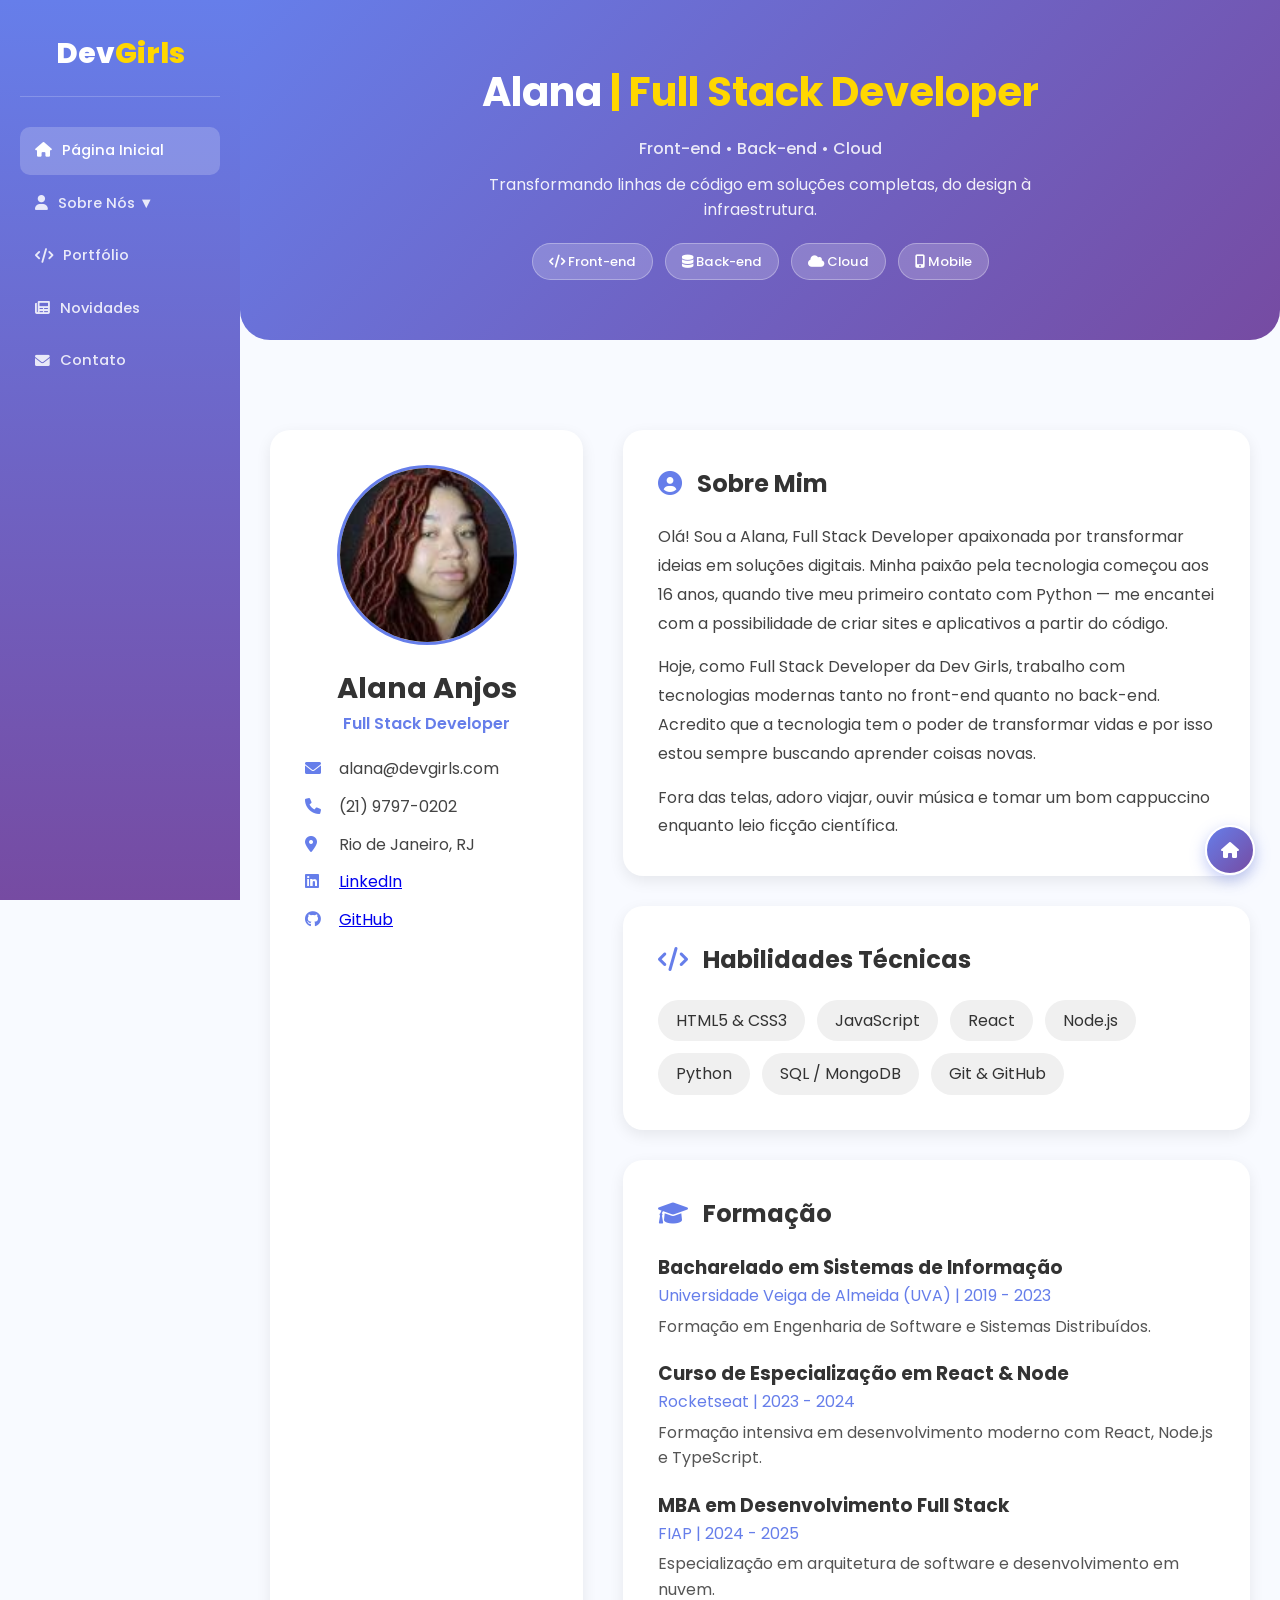
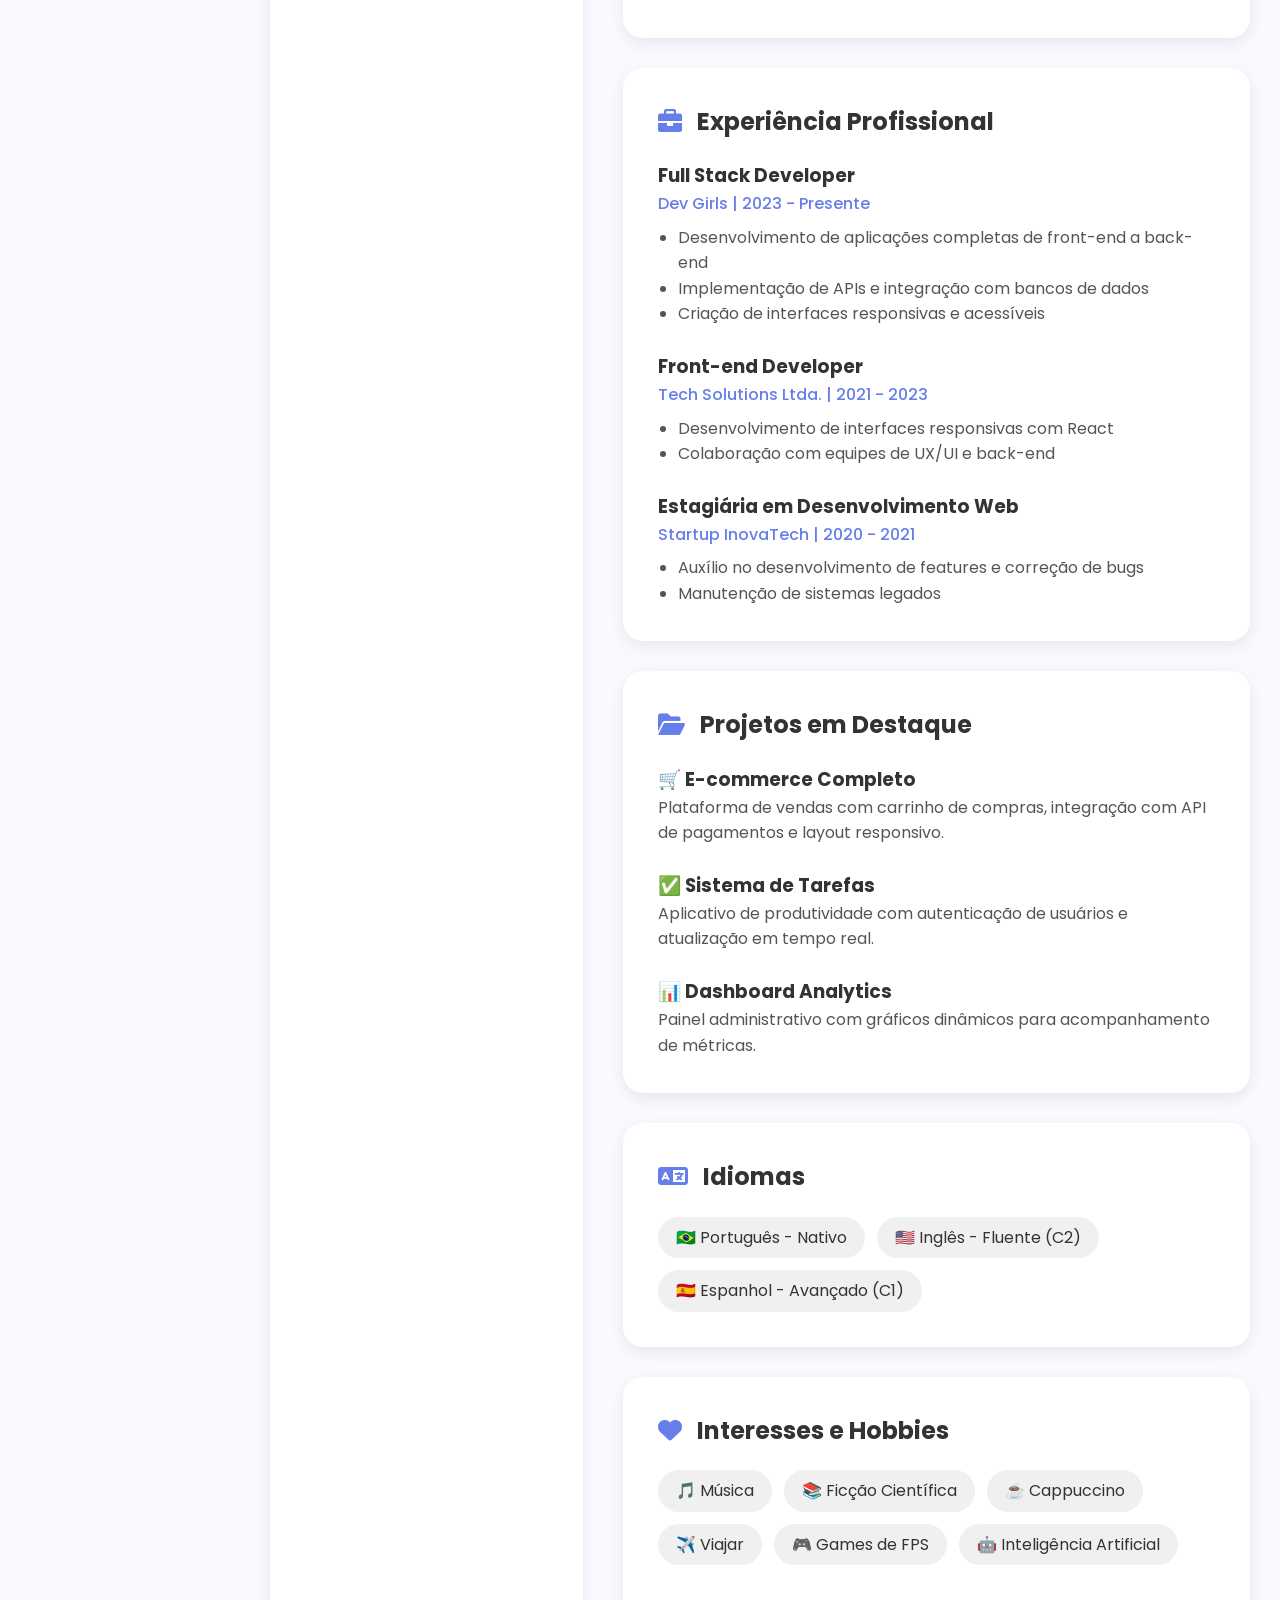
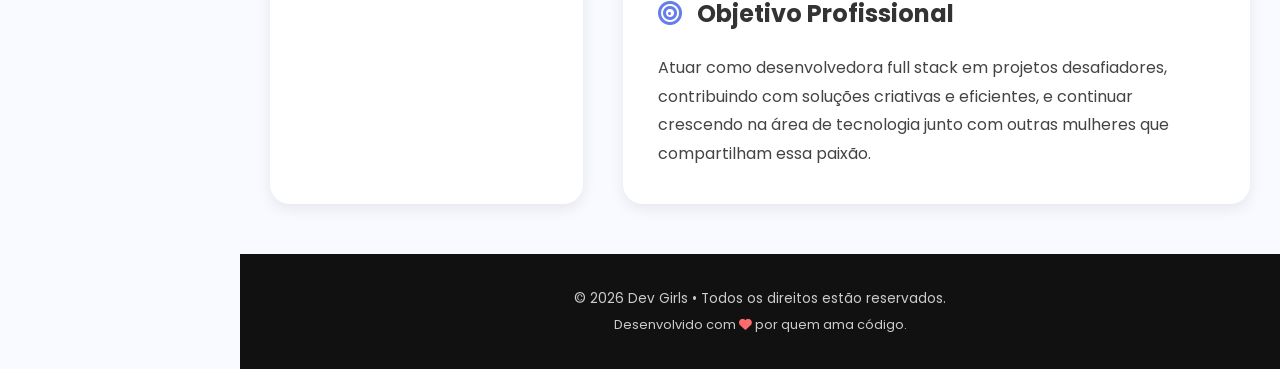
<file: sobre-alana.html>
<!DOCTYPE html>
<html lang="pt-br">
<head>
    <meta charset="UTF-8">
    <meta name="viewport" content="width=device-width, initial-scale=1.0">
    <title>Alana - Full Stack Developer | Dev Girls</title>
    <link rel="preconnect" href="https://fonts.googleapis.com">
    <link rel="preconnect" href="https://fonts.gstatic.com" crossorigin>
    <link href="https://fonts.googleapis.com/css2?family=Poppins:wght@300;400;500;600;700;800&display=swap" rel="stylesheet">
    <link rel="stylesheet" href="https://cdnjs.cloudflare.com/ajax/libs/font-awesome/6.0.0/css/all.min.css">
    <link rel="stylesheet" href="css/menu-vertical.css">
    <!---<link rel="stylesheet" href="css/menu-horizontal.css">-->
</head>
<body>

   <nav class="menu-nav">
        <div class="logo">Dev<span>Girls</span></div>
        <button class="menu-toggle" onclick="this.parentElement.classList.toggle('aberto')">
            <i class="fas fa-bars"></i>
        </button>

        <ul class="nav-links">
            <li><a href="index.html" class="ativo"><i class="fas fa-home"></i> Página Inicial</a></li>
            <li class="dropdown">
                <a href="#"><i class="fas fa-user"></i> Sobre Nós ▼</a>
                <ul class="submenu">
                    <li><a href="sobre-kelly.html">Kelly (CEO)</a></li>
                    <li><a href="sobre-giovanna.html">Giovanna (Gerente)</a></li>
                    <li><a href="sobre-alana.html">Alana (Full Stack)</a></li>
                    <li><a href="sobre-monique.html">Monique (Back End)</a></li>
                </ul>
            </li>
            <li><a href="portfolio.html"><i class="fas fa-code"></i> Portfólio</a></li>
            <li><a href="novidades.html"><i class="fas fa-newspaper"></i> Novidades</a></li>
            <li><a href="contato.html"><i class="fas fa-envelope"></i> Contato</a></li>
        </ul>
    </nav>

    <main>

        <section class="hero">
            <h1>Alana <span style="color: #ffd700;"> | Full Stack Developer</span></h1>
            <p class="nomes">Front-end • Back-end • Cloud</p>
            <p class="descricao">Transformando linhas de código em soluções completas, do design à infraestrutura.</p>
            <div class="hero-tags">
                <span class="hero-tag"><i class="fas fa-code"></i> Front-end</span>
                <span class="hero-tag"><i class="fas fa-database"></i> Back-end</span>
                <span class="hero-tag"><i class="fas fa-cloud"></i> Cloud</span>
                <span class="hero-tag"><i class="fas fa-mobile-alt"></i> Mobile</span>
            </div>
        </section>

        <div class="container">
            <div style="display: grid; grid-template-columns: 1fr 2fr; gap: 40px; margin: 50px 0;">

                <div style="background: white; border-radius: 20px; padding: 35px; text-align: center; box-shadow: 0 5px 15px rgba(0,0,0,0.08);">
                    <div class="avatar" style="width: 180px; height: 180px; margin: 0 auto 20px;">
                        <img src="imagens/alana.jpg" alt="Foto da Alana">
                    </div>
                    <h2 style="color: #333; font-size: 1.8rem;">Alana Anjos</h2>
                    <p style="color: #667eea; font-weight: 600; margin-bottom: 20px;">Full Stack Developer</p>
                    <div style="text-align: left; margin-top: 20px;">
                        <p style="margin: 12px 0; color: #444;">
                            <i class="fas fa-envelope" style="color: #667eea; width: 30px;"></i>
                            alana@devgirls.com
                        </p>
                        <p style="margin: 12px 0; color: #444;">
                            <i class="fas fa-phone" style="color: #667eea; width: 30px;"></i>
                            (21) 9797-0202
                        </p>
                        <p style="margin: 12px 0; color: #444;">
                            <i class="fas fa-map-marker-alt" style="color: #667eea; width: 30px;"></i>
                            Rio de Janeiro, RJ
                        </p>
                        <p style="margin: 12px 0;">
                            <i class="fab fa-linkedin" style="color: #667eea; width: 30px;"></i>
                            <a href="https://www.linkedin.com/in/alana-anjos-aga222" target="_blank">LinkedIn</a>
                        </p>
                        <p style="margin: 12px 0;">
                            <i class="fab fa-github" style="color: #667eea; width: 30px;"></i>
                            <a href="https://github.com/alananjos06" target="_blank">GitHub</a>
                        </p>
                    </div>
                </div>

                <div>

                    <div style="background: white; border-radius: 20px; padding: 35px; margin-bottom: 30px; box-shadow: 0 5px 15px rgba(0,0,0,0.08);">
                        <h2 style="color: #333; margin-bottom: 20px; font-size: 1.5rem;">
                            <i class="fas fa-user-circle" style="color: #667eea; margin-right: 10px;"></i> Sobre Mim
                        </h2>
                        <p style="color: #444; line-height: 1.8; margin-bottom: 15px;">
                            Olá! Sou a Alana, Full Stack Developer apaixonada por transformar ideias em soluções digitais. Minha paixão pela tecnologia começou aos 16 anos, quando tive meu primeiro contato com Python — me encantei com a possibilidade de criar sites e aplicativos a partir do código.
                        </p>
                        <p style="color: #444; line-height: 1.8; margin-bottom: 15px;">
                            Hoje, como Full Stack Developer da Dev Girls, trabalho com tecnologias modernas tanto no front-end quanto no back-end. Acredito que a tecnologia tem o poder de transformar vidas e por isso estou sempre buscando aprender coisas novas.
                        </p>
                        <p style="color: #444; line-height: 1.8;">
                            Fora das telas, adoro viajar, ouvir música e tomar um bom cappuccino enquanto leio ficção científica.
                        </p>
                    </div>

                    <div style="background: white; border-radius: 20px; padding: 35px; margin-bottom: 30px; box-shadow: 0 5px 15px rgba(0,0,0,0.08);">
                        <h2 style="color: #333; margin-bottom: 20px; font-size: 1.5rem;">
                            <i class="fas fa-code" style="color: #667eea; margin-right: 10px;"></i> Habilidades Técnicas
                        </h2>
                        <div style="display: flex; flex-wrap: wrap; gap: 12px;">
                            <span style="background: #f0f0f0; padding: 8px 18px; border-radius: 25px; color: #333;">HTML5 & CSS3</span>
                            <span style="background: #f0f0f0; padding: 8px 18px; border-radius: 25px; color: #333;">JavaScript</span>
                            <span style="background: #f0f0f0; padding: 8px 18px; border-radius: 25px; color: #333;">React</span>
                            <span style="background: #f0f0f0; padding: 8px 18px; border-radius: 25px; color: #333;">Node.js</span>
                            <span style="background: #f0f0f0; padding: 8px 18px; border-radius: 25px; color: #333;">Python</span>
                            <span style="background: #f0f0f0; padding: 8px 18px; border-radius: 25px; color: #333;">SQL / MongoDB</span>
                            <span style="background: #f0f0f0; padding: 8px 18px; border-radius: 25px; color: #333;">Git & GitHub</span>
                        </div>
                    </div>

                    <div style="background: white; border-radius: 20px; padding: 35px; margin-bottom: 30px; box-shadow: 0 5px 15px rgba(0,0,0,0.08);">
                        <h2 style="color: #333; margin-bottom: 20px; font-size: 1.5rem;">
                            <i class="fas fa-graduation-cap" style="color: #667eea; margin-right: 10px;"></i> Formação
                        </h2>
                        <div style="margin-bottom: 20px;">
                            <h3 style="color: #333;">Bacharelado em Sistemas de Informação</h3>
                            <p style="color: #667eea;">Universidade Veiga de Almeida (UVA) | 2019 - 2023</p>
                            <p style="color: #555; margin-top: 5px;">Formação em Engenharia de Software e Sistemas Distribuídos.</p>
                        </div>
                        <div style="margin-bottom: 20px;">
                            <h3 style="color: #333;">Curso de Especialização em React & Node</h3>
                            <p style="color: #667eea;">Rocketseat | 2023 - 2024</p>
                            <p style="color: #555; margin-top: 5px;">Formação intensiva em desenvolvimento moderno com React, Node.js e TypeScript.</p>
                        </div>
                        <div>
                            <h3 style="color: #333;">MBA em Desenvolvimento Full Stack</h3>
                            <p style="color: #667eea;">FIAP | 2024 - 2025</p>
                            <p style="color: #555; margin-top: 5px;">Especialização em arquitetura de software e desenvolvimento em nuvem.</p>
                        </div>
                    </div>

                    <div style="background: white; border-radius: 20px; padding: 35px; margin-bottom: 30px; box-shadow: 0 5px 15px rgba(0,0,0,0.08);">
                        <h2 style="color: #333; margin-bottom: 20px; font-size: 1.5rem;">
                            <i class="fas fa-briefcase" style="color: #667eea; margin-right: 10px;"></i> Experiência Profissional
                        </h2>
                        <div style="margin-bottom: 25px;">
                            <h3 style="color: #333;">Full Stack Developer</h3>
                            <p style="color: #667eea; font-weight: 500;">Dev Girls | 2023 - Presente</p>
                            <ul style="margin-left: 20px; color: #555; margin-top: 8px;">
                                <li>Desenvolvimento de aplicações completas de front-end a back-end</li>
                                <li>Implementação de APIs e integração com bancos de dados</li>
                                <li>Criação de interfaces responsivas e acessíveis</li>
                            </ul>
                        </div>
                        <div style="margin-bottom: 25px;">
                            <h3 style="color: #333;">Front-end Developer</h3>
                            <p style="color: #667eea; font-weight: 500;">Tech Solutions Ltda. | 2021 - 2023</p>
                            <ul style="margin-left: 20px; color: #555; margin-top: 8px;">
                                <li>Desenvolvimento de interfaces responsivas com React</li>
                                <li>Colaboração com equipes de UX/UI e back-end</li>
                            </ul>
                        </div>
                        <div>
                            <h3 style="color: #333;">Estagiária em Desenvolvimento Web</h3>
                            <p style="color: #667eea; font-weight: 500;">Startup InovaTech | 2020 - 2021</p>
                            <ul style="margin-left: 20px; color: #555; margin-top: 8px;">
                                <li>Auxílio no desenvolvimento de features e correção de bugs</li>
                                <li>Manutenção de sistemas legados</li>
                            </ul>
                        </div>
                    </div>

                    <div style="background: white; border-radius: 20px; padding: 35px; margin-bottom: 30px; box-shadow: 0 5px 15px rgba(0,0,0,0.08);">
                        <h2 style="color: #333; margin-bottom: 20px; font-size: 1.5rem;">
                            <i class="fas fa-folder-open" style="color: #667eea; margin-right: 10px;"></i> Projetos em Destaque
                        </h2>
                        <div style="margin-bottom: 25px;">
                            <h3 style="color: #333;">🛒 E-commerce Completo</h3>
                            <p style="color: #555;">Plataforma de vendas com carrinho de compras, integração com API de pagamentos e layout responsivo.</p>
                        </div>
                        <div style="margin-bottom: 25px;">
                            <h3 style="color: #333;">✅ Sistema de Tarefas</h3>
                            <p style="color: #555;">Aplicativo de produtividade com autenticação de usuários e atualização em tempo real.</p>
                        </div>
                        <div>
                            <h3 style="color: #333;">📊 Dashboard Analytics</h3>
                            <p style="color: #555;">Painel administrativo com gráficos dinâmicos para acompanhamento de métricas.</p>
                        </div>
                    </div>

                    <div style="background: white; border-radius: 20px; padding: 35px; margin-bottom: 30px; box-shadow: 0 5px 15px rgba(0,0,0,0.08);">
                        <h2 style="color: #333; margin-bottom: 20px; font-size: 1.5rem;">
                            <i class="fas fa-language" style="color: #667eea; margin-right: 10px;"></i> Idiomas
                        </h2>
                        <div style="display: flex; flex-wrap: wrap; gap: 12px;">
                            <span style="background: #f0f0f0; padding: 8px 18px; border-radius: 25px; color: #333;">🇧🇷 Português - Nativo</span>
                            <span style="background: #f0f0f0; padding: 8px 18px; border-radius: 25px; color: #333;">🇺🇸 Inglês - Fluente (C2)</span>
                            <span style="background: #f0f0f0; padding: 8px 18px; border-radius: 25px; color: #333;">🇪🇸 Espanhol - Avançado (C1)</span>
                        </div>
                    </div>

                    <div style="background: white; border-radius: 20px; padding: 35px; box-shadow: 0 5px 15px rgba(0,0,0,0.08);">
                        <h2 style="color: #333; margin-bottom: 20px; font-size: 1.5rem;">
                            <i class="fas fa-heart" style="color: #667eea; margin-right: 10px;"></i> Interesses e Hobbies
                        </h2>
                        <div style="display: flex; flex-wrap: wrap; gap: 12px; margin-bottom: 30px;">
                            <span style="background: #f0f0f0; padding: 8px 18px; border-radius: 25px; color: #333;">🎵 Música</span>
                            <span style="background: #f0f0f0; padding: 8px 18px; border-radius: 25px; color: #333;">📚 Ficção Científica</span>
                            <span style="background: #f0f0f0; padding: 8px 18px; border-radius: 25px; color: #333;">☕ Cappuccino</span>
                            <span style="background: #f0f0f0; padding: 8px 18px; border-radius: 25px; color: #333;">✈️ Viajar</span>
                            <span style="background: #f0f0f0; padding: 8px 18px; border-radius: 25px; color: #333;">🎮 Games de FPS</span>
                            <span style="background: #f0f0f0; padding: 8px 18px; border-radius: 25px; color: #333;">🤖 Inteligência Artificial</span>
                        </div>
                        <h2 style="color: #333; margin-bottom: 20px; font-size: 1.5rem;">
                            <i class="fas fa-bullseye" style="color: #667eea; margin-right: 10px;"></i> Objetivo Profissional
                        </h2>
                        <p style="color: #444; line-height: 1.8;">
                            Atuar como desenvolvedora full stack em projetos desafiadores, contribuindo com soluções criativas e eficientes, e continuar crescendo na área de tecnologia junto com outras mulheres que compartilham essa paixão.
                        </p>
                    </div>

                </div>
            </div>
        </div>
    </main>

    <footer class="footer">
        <div class="container">
            <p>© 2026 Dev Girls • Todos os direitos estão reservados.</p>
            <p style="margin-top: 5px; font-size: 0.8rem;">Desenvolvido com <i class="fas fa-heart" style="color: #ff6b6b;"></i> por quem ama código.</p>
        </div>
    </footer>

    <a href="index.html" class="botao-flutuante" title="Voltar ao início">
        <i class="fas fa-home"></i>
    </a>

    <script>
        document.querySelector('.dropdown > a').addEventListener('click', function(e) { 
        e.preventDefault(); this.parentElement.classList.toggle('aberto'); });
    </script>
</body>
</html>
</file>
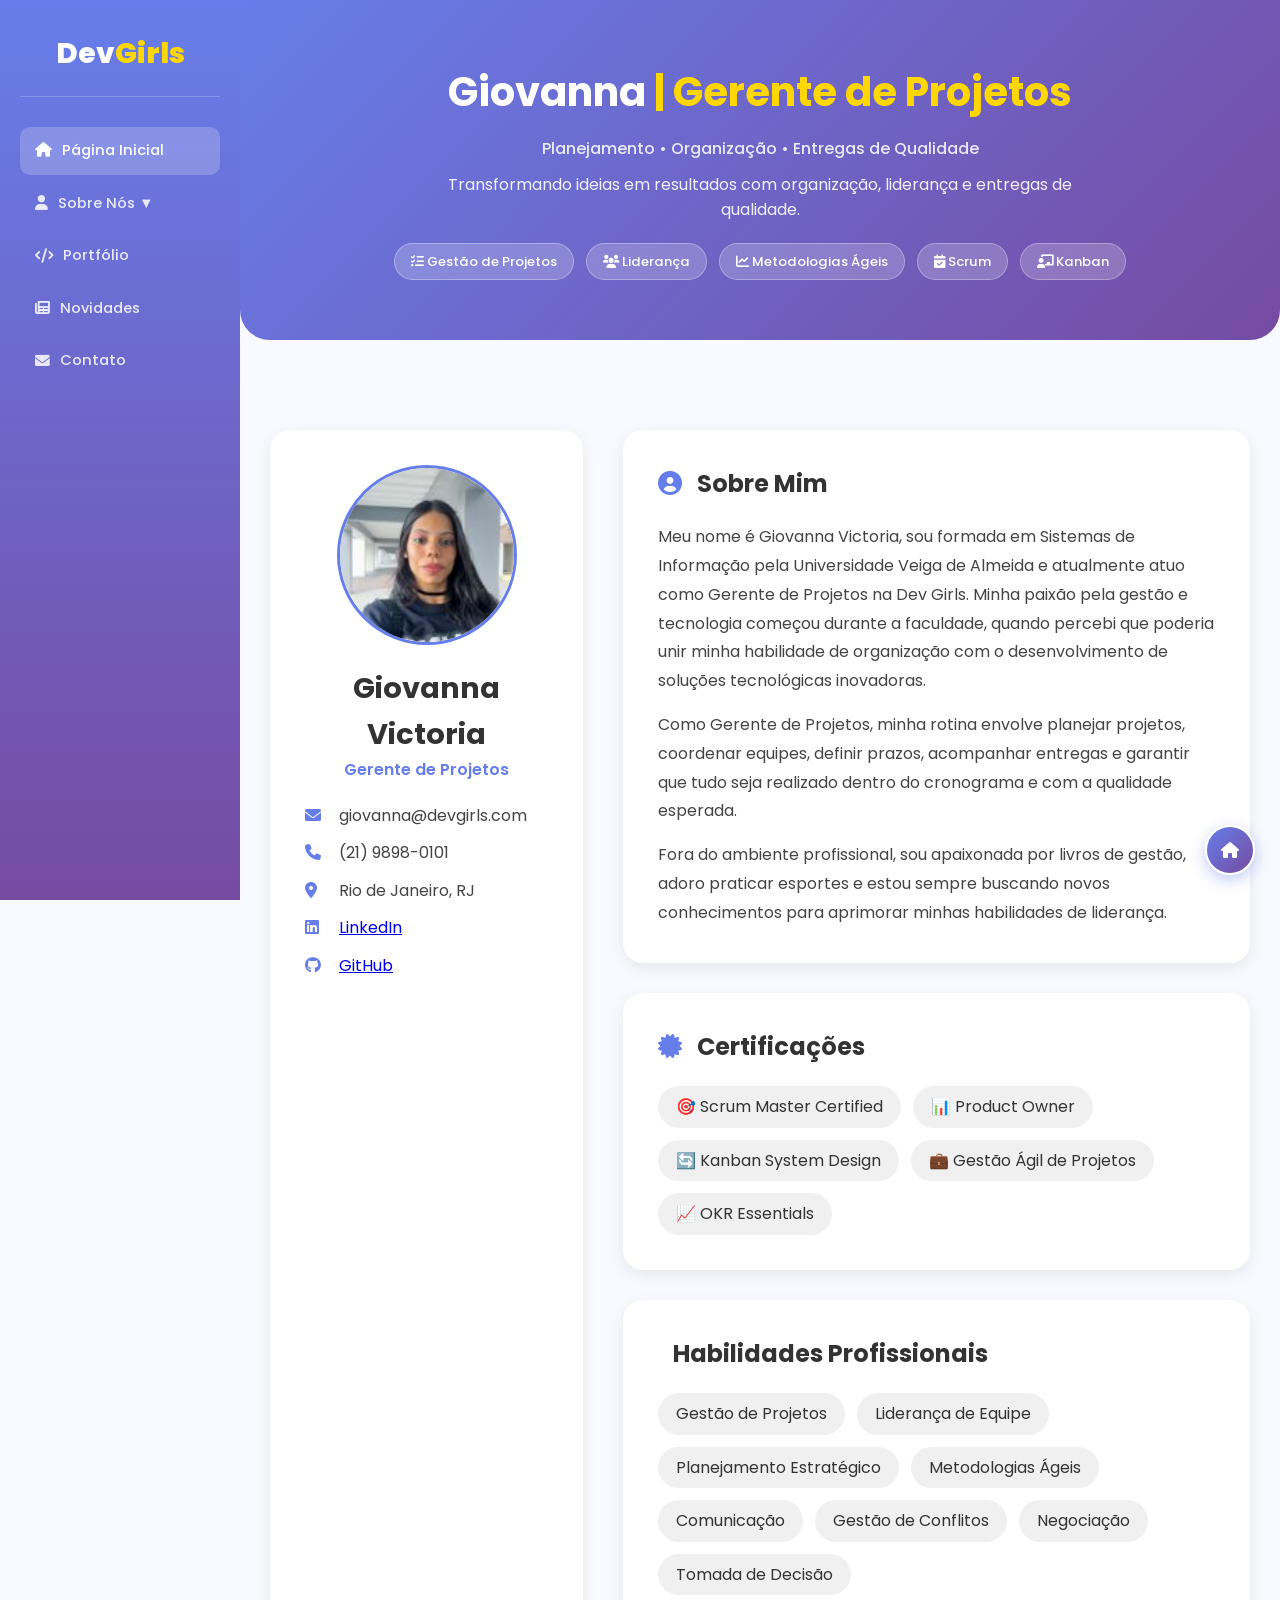
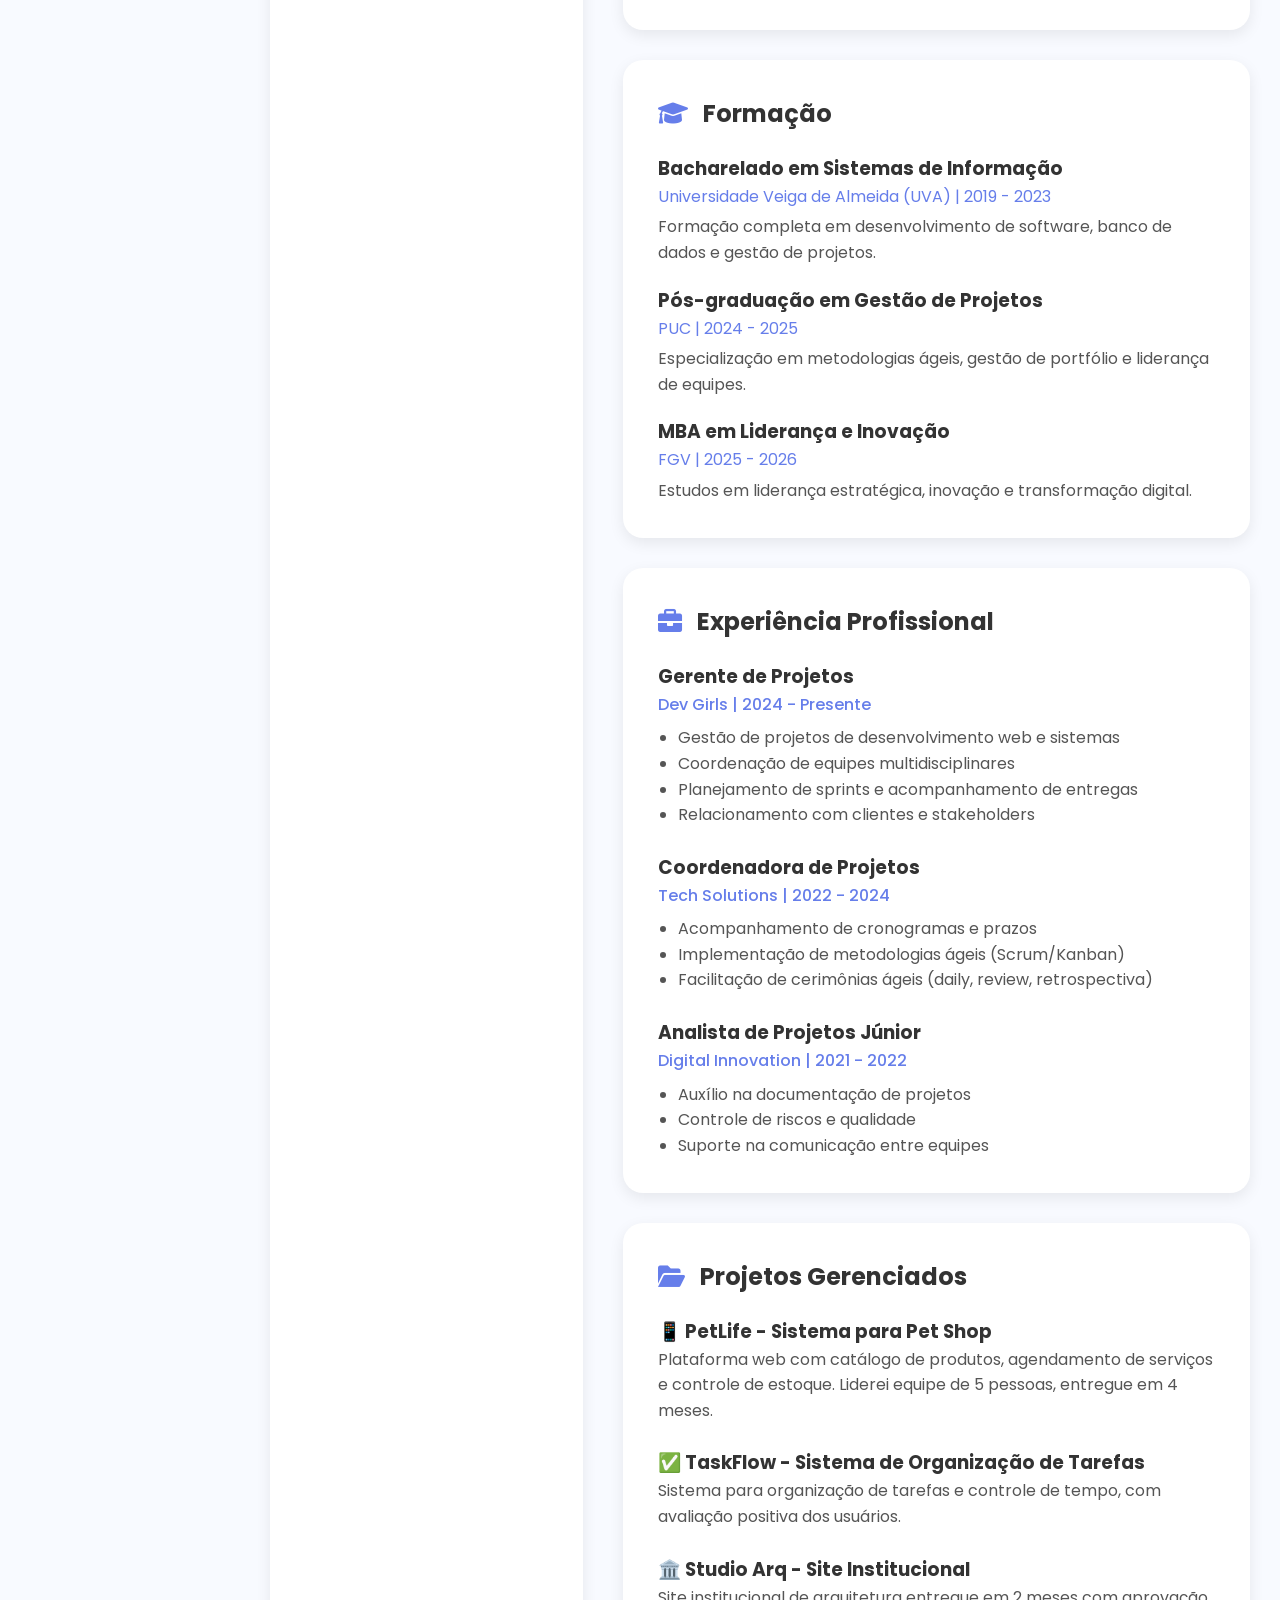
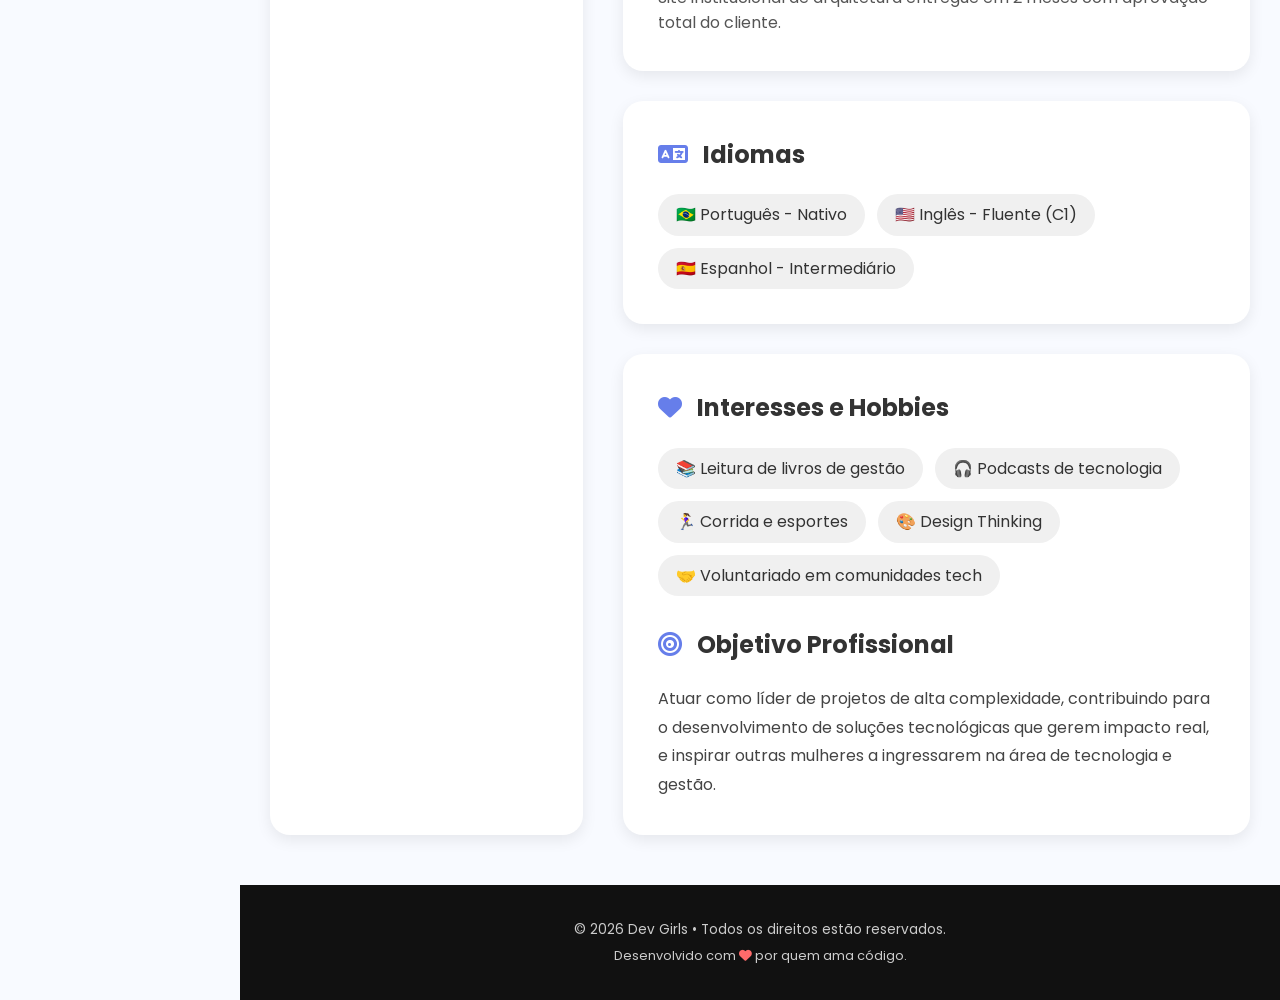
<file: sobre-giovanna.html>
<!DOCTYPE html>
<html lang="pt-br">
<head>
    <meta charset="UTF-8">
    <meta name="viewport" content="width=device-width, initial-scale=1.0">
    <title>Giovanna - Gerente de Projetos | Dev Girls</title>
    <link rel="preconnect" href="https://fonts.googleapis.com">
    <link rel="preconnect" href="https://fonts.gstatic.com" crossorigin>
    <link href="https://fonts.googleapis.com/css2?family=Poppins:wght@300;400;500;600;700;800&display=swap" rel="stylesheet">
    <link rel="stylesheet" href="https://cdnjs.cloudflare.com/ajax/libs/font-awesome/6.0.0/css/all.min.css">
    <link rel="stylesheet" href="css/menu-vertical.css">
    <!---<link rel="stylesheet" href="css/menu-horizontal.css">-->
</head>
<body>

    <nav class="menu-nav">
        <div class="logo">Dev<span>Girls</span></div>
        <button class="menu-toggle" onclick="this.parentElement.classList.toggle('aberto')">
            <i class="fas fa-bars"></i>
        </button>

        <ul class="nav-links">
            <li><a href="index.html" class="ativo"><i class="fas fa-home"></i> Página Inicial</a></li>
            <li class="dropdown">
                <a href="#"><i class="fas fa-user"></i> Sobre Nós ▼</a>
                <ul class="submenu">
                    <li><a href="sobre-kelly.html">Kelly (CEO)</a></li>
                    <li><a href="sobre-giovanna.html">Giovanna (Gerente)</a></li>
                    <li><a href="sobre-alana.html">Alana (Full Stack)</a></li>
                    <li><a href="sobre-monique.html">Monique (Back End)</a></li>
                </ul>
            </li>
            <li><a href="portfolio.html"><i class="fas fa-code"></i> Portfólio</a></li>
            <li><a href="novidades.html"><i class="fas fa-newspaper"></i> Novidades</a></li>
            <li><a href="contato.html"><i class="fas fa-envelope"></i> Contato</a></li>
        </ul>
    </nav>

    <main>
        <section class="hero">
            <h1>Giovanna <span style="color: #ffd700;"> | Gerente de Projetos</span></h1>
            <p class="nomes">Planejamento • Organização • Entregas de Qualidade</p>
            <p class="descricao">Transformando ideias em resultados com organização, liderança e entregas de qualidade.</p>
            <div class="hero-tags">
                <span class="hero-tag"><i class="fas fa-tasks"></i> Gestão de Projetos</span>
                <span class="hero-tag"><i class="fas fa-users"></i> Liderança</span>
                <span class="hero-tag"><i class="fas fa-chart-line"></i> Metodologias Ágeis</span>
                <span class="hero-tag"><i class="fas fa-calendar-check"></i> Scrum</span>
                <span class="hero-tag"><i class="fas fa-chalkboard-user"></i> Kanban</span>
            </div>
        </section>

        <div class="container">
            <div style="display: grid; grid-template-columns: 1fr 2fr; gap: 40px; margin: 50px 0;">

                <div style="background: white; border-radius: 20px; padding: 35px; text-align: center; box-shadow: 0 5px 15px rgba(0,0,0,0.08);">
                    <div class="avatar" style="width: 180px; height: 180px; margin: 0 auto 20px;">
                        <img src="imagens/giovanna.jpg" alt="Foto da Giovanna">
                    </div>
                    <h2 style="color: #333; font-size: 1.8rem;">Giovanna Victoria</h2>
                    <p style="color: #667eea; font-weight: 600; margin-bottom: 20px;">Gerente de Projetos</p>
                    <div style="text-align: left; margin-top: 20px;">
                        <p style="margin: 12px 0; color: #444;"><i class="fas fa-envelope" style="color: #667eea; width: 30px;"></i> giovanna@devgirls.com</p>
                        <p style="margin: 12px 0; color: #444;"><i class="fas fa-phone" style="color: #667eea; width: 30px;"></i> (21) 9898-0101</p>
                        <p style="margin: 12px 0; color: #444;"><i class="fas fa-map-marker-alt" style="color: #667eea; width: 30px;"></i> Rio de Janeiro, RJ</p>
                        <p style="margin: 12px 0;"><i class="fab fa-linkedin" style="color: #667eea; width: 30px;"></i> <a href="https://www.linkedin.com/in/giovanna-victoria-3a43321b0" target="_blank">LinkedIn</a></p>
                        <p style="margin: 12px 0;"><i class="fab fa-github" style="color: #667eea; width: 30px;"></i> <a href="https://github.com/giozinha-gameplayon" target="_blank">GitHub</a></p>
                    </div>
                </div>

                <div>
                    <div style="background: white; border-radius: 20px; padding: 35px; margin-bottom: 30px; box-shadow: 0 5px 15px rgba(0,0,0,0.08);">
                        <h2 style="color: #333; margin-bottom: 20px; font-size: 1.5rem;"><i class="fas fa-user-circle" style="color: #667eea; margin-right: 10px;"></i> Sobre Mim</h2>
                        <p style="color: #444; line-height: 1.8; margin-bottom: 15px;">Meu nome é Giovanna Victoria, sou formada em Sistemas de Informação pela Universidade Veiga de Almeida e atualmente atuo como Gerente de Projetos na Dev Girls. Minha paixão pela gestão e tecnologia começou durante a faculdade, quando percebi que poderia unir minha habilidade de organização com o desenvolvimento de soluções tecnológicas inovadoras.</p>
                        <p style="color: #444; line-height: 1.8; margin-bottom: 15px;">Como Gerente de Projetos, minha rotina envolve planejar projetos, coordenar equipes, definir prazos, acompanhar entregas e garantir que tudo seja realizado dentro do cronograma e com a qualidade esperada.</p>
                        <p style="color: #444; line-height: 1.8;">Fora do ambiente profissional, sou apaixonada por livros de gestão, adoro praticar esportes e estou sempre buscando novos conhecimentos para aprimorar minhas habilidades de liderança.</p>
                    </div>

                    <div style="background: white; border-radius: 20px; padding: 35px; margin-bottom: 30px; box-shadow: 0 5px 15px rgba(0,0,0,0.08);">
                        <h2 style="color: #333; margin-bottom: 20px; font-size: 1.5rem;"><i class="fas fa-certificate" style="color: #667eea; margin-right: 10px;"></i> Certificações</h2>
                        <div style="display: flex; flex-wrap: wrap; gap: 12px;">
                            <span style="background: #f0f0f0; padding: 8px 18px; border-radius: 25px; color: #333;">🎯 Scrum Master Certified</span>
                            <span style="background: #f0f0f0; padding: 8px 18px; border-radius: 25px; color: #333;">📊 Product Owner</span>
                            <span style="background: #f0f0f0; padding: 8px 18px; border-radius: 25px; color: #333;">🔄 Kanban System Design</span>
                            <span style="background: #f0f0f0; padding: 8px 18px; border-radius: 25px; color: #333;">💼 Gestão Ágil de Projetos</span>
                            <span style="background: #f0f0f0; padding: 8px 18px; border-radius: 25px; color: #333;">📈 OKR Essentials</span>
                        </div>
                    </div>

                    <div style="background: white; border-radius: 20px; padding: 35px; margin-bottom: 30px; box-shadow: 0 5px 15px rgba(0,0,0,0.08);">
                        <h2 style="color: #333; margin-bottom: 20px; font-size: 1.5rem;"><i class="fas fa-chart-simple" style="color: #667eea; margin-right: 10px;"></i> Habilidades Profissionais</h2>
                        <div style="display: flex; flex-wrap: wrap; gap: 12px;">
                            <span style="background: #f0f0f0; padding: 8px 18px; border-radius: 25px; color: #333;">Gestão de Projetos</span>
                            <span style="background: #f0f0f0; padding: 8px 18px; border-radius: 25px; color: #333;">Liderança de Equipe</span>
                            <span style="background: #f0f0f0; padding: 8px 18px; border-radius: 25px; color: #333;">Planejamento Estratégico</span>
                            <span style="background: #f0f0f0; padding: 8px 18px; border-radius: 25px; color: #333;">Metodologias Ágeis</span>
                            <span style="background: #f0f0f0; padding: 8px 18px; border-radius: 25px; color: #333;">Comunicação</span>
                            <span style="background: #f0f0f0; padding: 8px 18px; border-radius: 25px; color: #333;">Gestão de Conflitos</span>
                            <span style="background: #f0f0f0; padding: 8px 18px; border-radius: 25px; color: #333;">Negociação</span>
                            <span style="background: #f0f0f0; padding: 8px 18px; border-radius: 25px; color: #333;">Tomada de Decisão</span>
                        </div>
                    </div>

                    <div style="background: white; border-radius: 20px; padding: 35px; margin-bottom: 30px; box-shadow: 0 5px 15px rgba(0,0,0,0.08);">
                        <h2 style="color: #333; margin-bottom: 20px; font-size: 1.5rem;"><i class="fas fa-graduation-cap" style="color: #667eea; margin-right: 10px;"></i> Formação</h2>
                        <div style="margin-bottom: 20px;">
                            <h3 style="color: #333;">Bacharelado em Sistemas de Informação</h3>
                            <p style="color: #667eea;">Universidade Veiga de Almeida (UVA) | 2019 - 2023</p>
                            <p style="color: #555; margin-top: 5px;">Formação completa em desenvolvimento de software, banco de dados e gestão de projetos.</p>
                        </div>
                        <div style="margin-bottom: 20px;">
                            <h3 style="color: #333;">Pós-graduação em Gestão de Projetos</h3>
                            <p style="color: #667eea;">PUC | 2024 - 2025</p>
                            <p style="color: #555; margin-top: 5px;">Especialização em metodologias ágeis, gestão de portfólio e liderança de equipes.</p>
                        </div>
                        <div>
                            <h3 style="color: #333;">MBA em Liderança e Inovação</h3>
                            <p style="color: #667eea;">FGV | 2025 - 2026</p>
                            <p style="color: #555; margin-top: 5px;">Estudos em liderança estratégica, inovação e transformação digital.</p>
                        </div>
                    </div>

                    <div style="background: white; border-radius: 20px; padding: 35px; margin-bottom: 30px; box-shadow: 0 5px 15px rgba(0,0,0,0.08);">
                        <h2 style="color: #333; margin-bottom: 20px; font-size: 1.5rem;"><i class="fas fa-briefcase" style="color: #667eea; margin-right: 10px;"></i> Experiência Profissional</h2>
                        <div style="margin-bottom: 25px;">
                            <h3 style="color: #333;">Gerente de Projetos</h3>
                            <p style="color: #667eea; font-weight: 500;">Dev Girls | 2024 - Presente</p>
                            <ul style="margin-left: 20px; color: #555; margin-top: 8px;">
                                <li>Gestão de projetos de desenvolvimento web e sistemas</li>
                                <li>Coordenação de equipes multidisciplinares</li>
                                <li>Planejamento de sprints e acompanhamento de entregas</li>
                                <li>Relacionamento com clientes e stakeholders</li>
                            </ul>
                        </div>
                        <div style="margin-bottom: 25px;">
                            <h3 style="color: #333;">Coordenadora de Projetos</h3>
                            <p style="color: #667eea; font-weight: 500;">Tech Solutions | 2022 - 2024</p>
                            <ul style="margin-left: 20px; color: #555; margin-top: 8px;">
                                <li>Acompanhamento de cronogramas e prazos</li>
                                <li>Implementação de metodologias ágeis (Scrum/Kanban)</li>
                                <li>Facilitação de cerimônias ágeis (daily, review, retrospectiva)</li>
                            </ul>
                        </div>
                        <div>
                            <h3 style="color: #333;">Analista de Projetos Júnior</h3>
                            <p style="color: #667eea; font-weight: 500;">Digital Innovation | 2021 - 2022</p>
                            <ul style="margin-left: 20px; color: #555; margin-top: 8px;">
                                <li>Auxílio na documentação de projetos</li>
                                <li>Controle de riscos e qualidade</li>
                                <li>Suporte na comunicação entre equipes</li>
                            </ul>
                        </div>
                    </div>

                    <div style="background: white; border-radius: 20px; padding: 35px; margin-bottom: 30px; box-shadow: 0 5px 15px rgba(0,0,0,0.08);">
                        <h2 style="color: #333; margin-bottom: 20px; font-size: 1.5rem;"><i class="fas fa-folder-open" style="color: #667eea; margin-right: 10px;"></i> Projetos Gerenciados</h2>
                        <div style="margin-bottom: 25px;">
                            <h3 style="color: #333;">📱 PetLife - Sistema para Pet Shop</h3>
                            <p style="color: #555;">Plataforma web com catálogo de produtos, agendamento de serviços e controle de estoque. Liderei equipe de 5 pessoas, entregue em 4 meses.</p>
                        </div>
                        <div style="margin-bottom: 25px;">
                            <h3 style="color: #333;">✅ TaskFlow - Sistema de Organização de Tarefas</h3>
                            <p style="color: #555;">Sistema para organização de tarefas e controle de tempo, com avaliação positiva dos usuários.</p>
                        </div>
                        <div>
                            <h3 style="color: #333;">🏛️ Studio Arq - Site Institucional</h3>
                            <p style="color: #555;">Site institucional de arquitetura entregue em 2 meses com aprovação total do cliente.</p>
                        </div>
                    </div>

                    <div style="background: white; border-radius: 20px; padding: 35px; margin-bottom: 30px; box-shadow: 0 5px 15px rgba(0,0,0,0.08);">
                        <h2 style="color: #333; margin-bottom: 20px; font-size: 1.5rem;"><i class="fas fa-language" style="color: #667eea; margin-right: 10px;"></i> Idiomas</h2>
                        <div style="display: flex; flex-wrap: wrap; gap: 12px;">
                            <span style="background: #f0f0f0; padding: 8px 18px; border-radius: 25px; color: #333;">🇧🇷 Português - Nativo</span>
                            <span style="background: #f0f0f0; padding: 8px 18px; border-radius: 25px; color: #333;">🇺🇸 Inglês - Fluente (C1)</span>
                            <span style="background: #f0f0f0; padding: 8px 18px; border-radius: 25px; color: #333;">🇪🇸 Espanhol - Intermediário</span>
                        </div>
                    </div>

                    <div style="background: white; border-radius: 20px; padding: 35px; box-shadow: 0 5px 15px rgba(0,0,0,0.08);">
                        <h2 style="color: #333; margin-bottom: 20px; font-size: 1.5rem;"><i class="fas fa-heart" style="color: #667eea; margin-right: 10px;"></i> Interesses e Hobbies</h2>
                        <div style="display: flex; flex-wrap: wrap; gap: 12px; margin-bottom: 30px;">
                            <span style="background: #f0f0f0; padding: 8px 18px; border-radius: 25px; color: #333;">📚 Leitura de livros de gestão</span>
                            <span style="background: #f0f0f0; padding: 8px 18px; border-radius: 25px; color: #333;">🎧 Podcasts de tecnologia</span>
                            <span style="background: #f0f0f0; padding: 8px 18px; border-radius: 25px; color: #333;">🏃‍♀️ Corrida e esportes</span>
                            <span style="background: #f0f0f0; padding: 8px 18px; border-radius: 25px; color: #333;">🎨 Design Thinking</span>
                            <span style="background: #f0f0f0; padding: 8px 18px; border-radius: 25px; color: #333;">🤝 Voluntariado em comunidades tech</span>
                        </div>
                        <h2 style="color: #333; margin-bottom: 20px; font-size: 1.5rem;"><i class="fas fa-bullseye" style="color: #667eea; margin-right: 10px;"></i> Objetivo Profissional</h2>
                        <p style="color: #444; line-height: 1.8;">Atuar como líder de projetos de alta complexidade, contribuindo para o desenvolvimento de soluções tecnológicas que gerem impacto real, e inspirar outras mulheres a ingressarem na área de tecnologia e gestão.</p>
                    </div>
                </div>
            </div>
        </div>
    </main>

    <footer class="footer">
        <div class="container">
            <p>© 2026 Dev Girls • Todos os direitos estão reservados.</p>
            <p style="margin-top: 5px; font-size: 0.8rem;">Desenvolvido com <i class="fas fa-heart" style="color: #ff6b6b;"></i> por quem ama código.</p>
        </div>
    </footer>

    <a href="index.html" class="botao-flutuante" title="Voltar ao início"><i class="fas fa-home"></i></a>

    <script>
        document.querySelector('.dropdown > a').addEventListener('click', function(e) { 
        e.preventDefault(); this.parentElement.classList.toggle('aberto'); });
    </script>
</body>
</html>
</file>
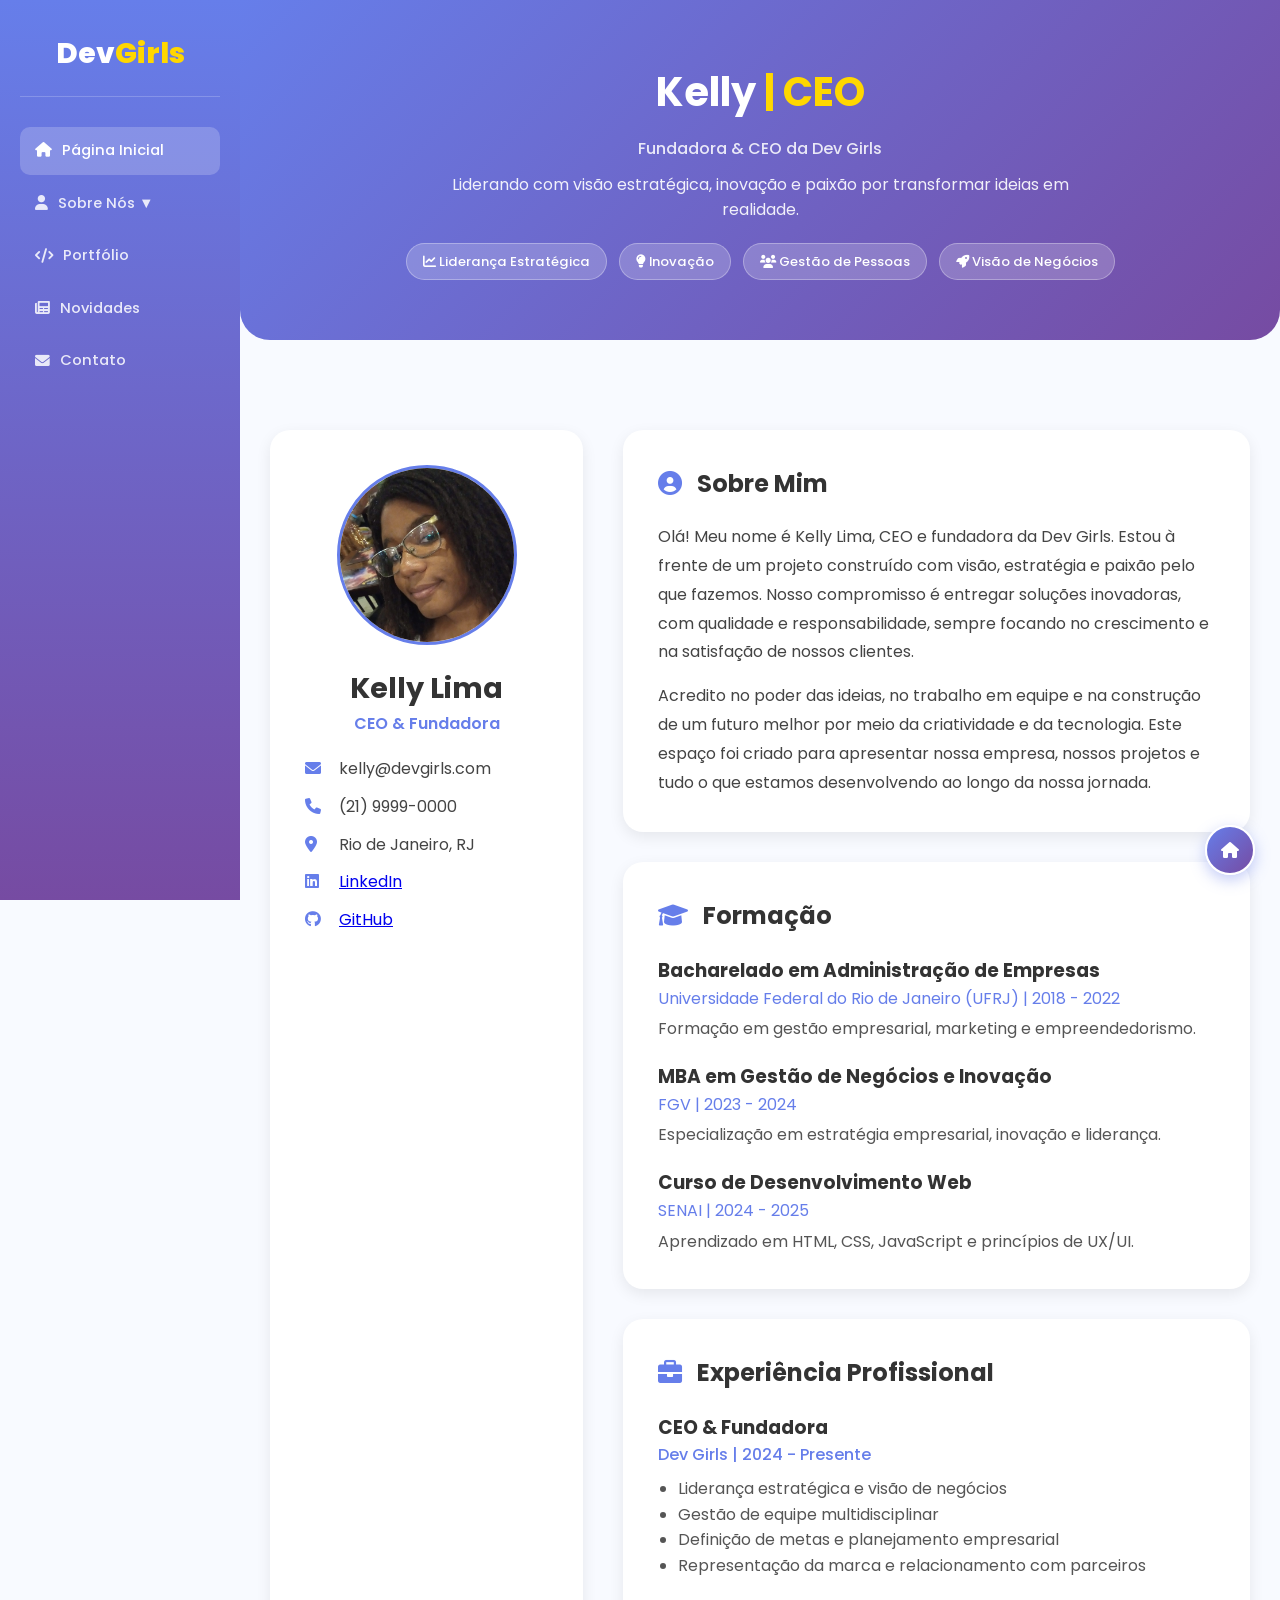
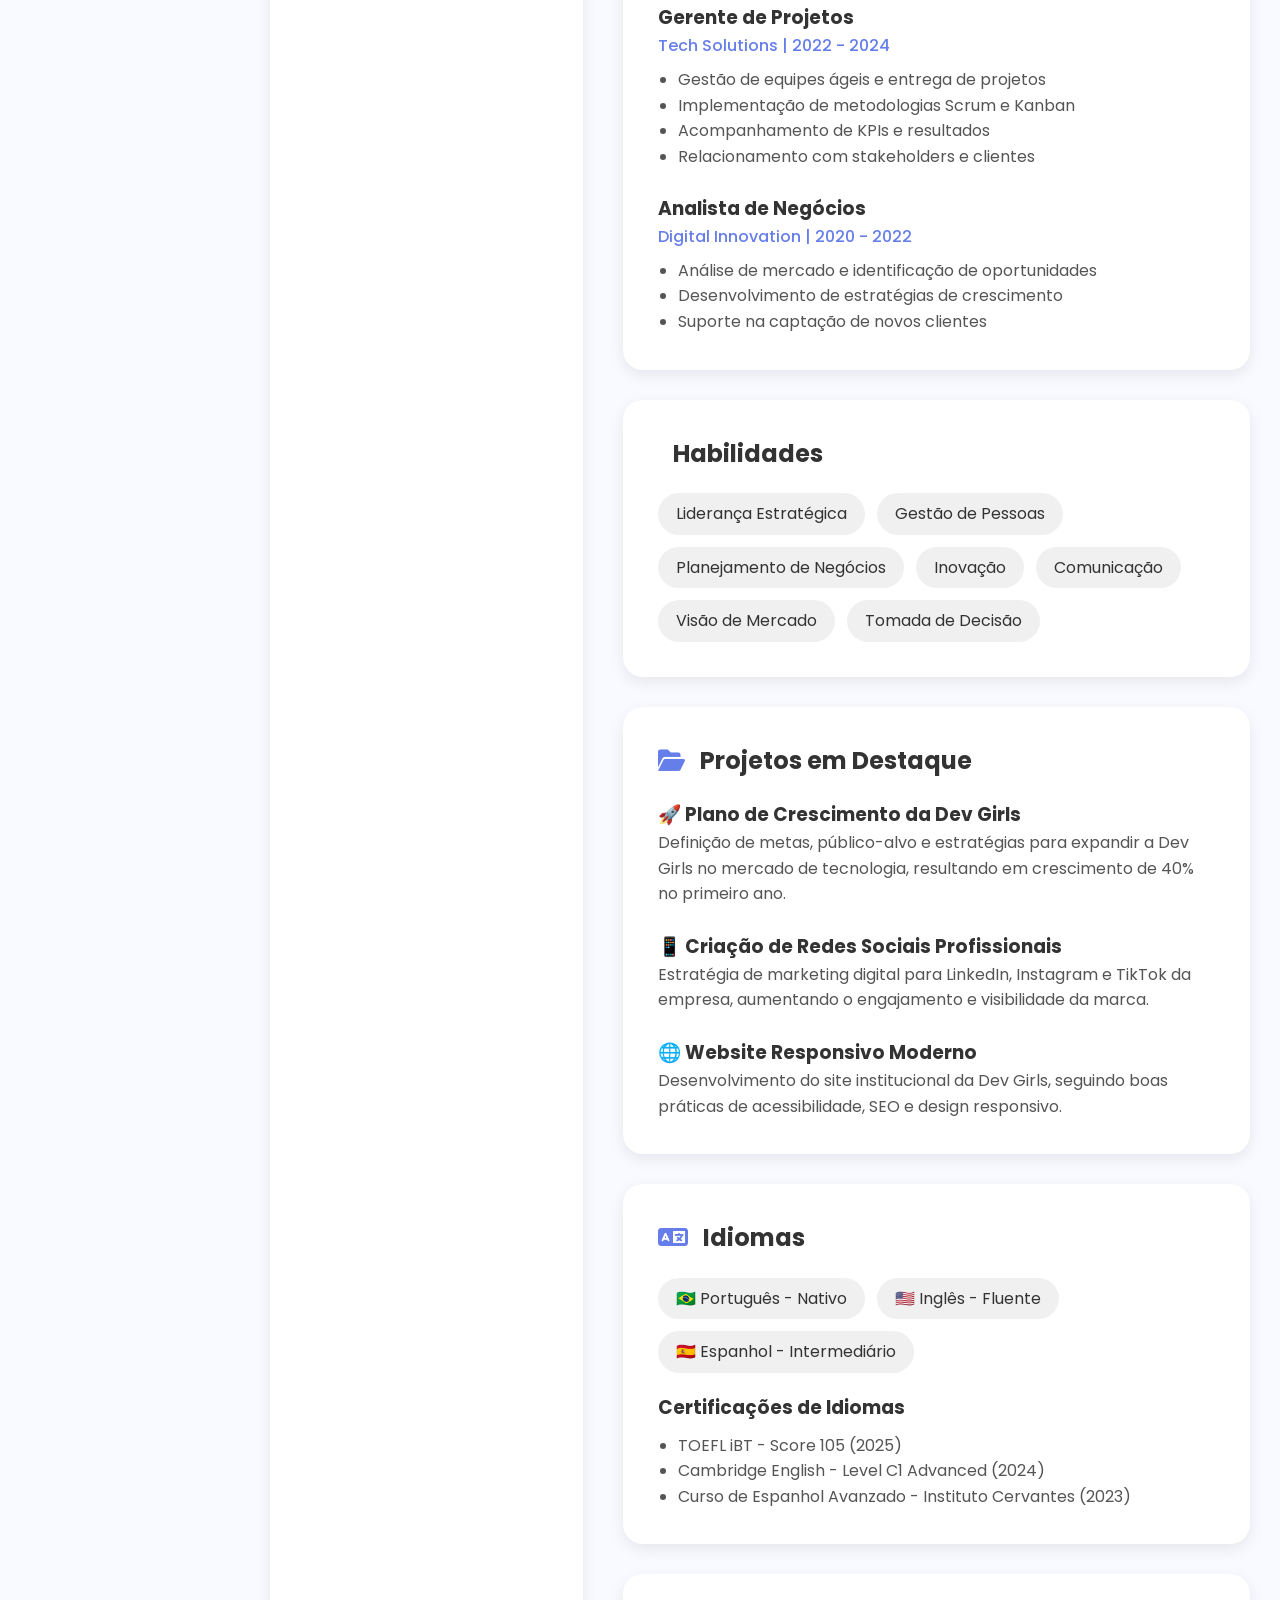
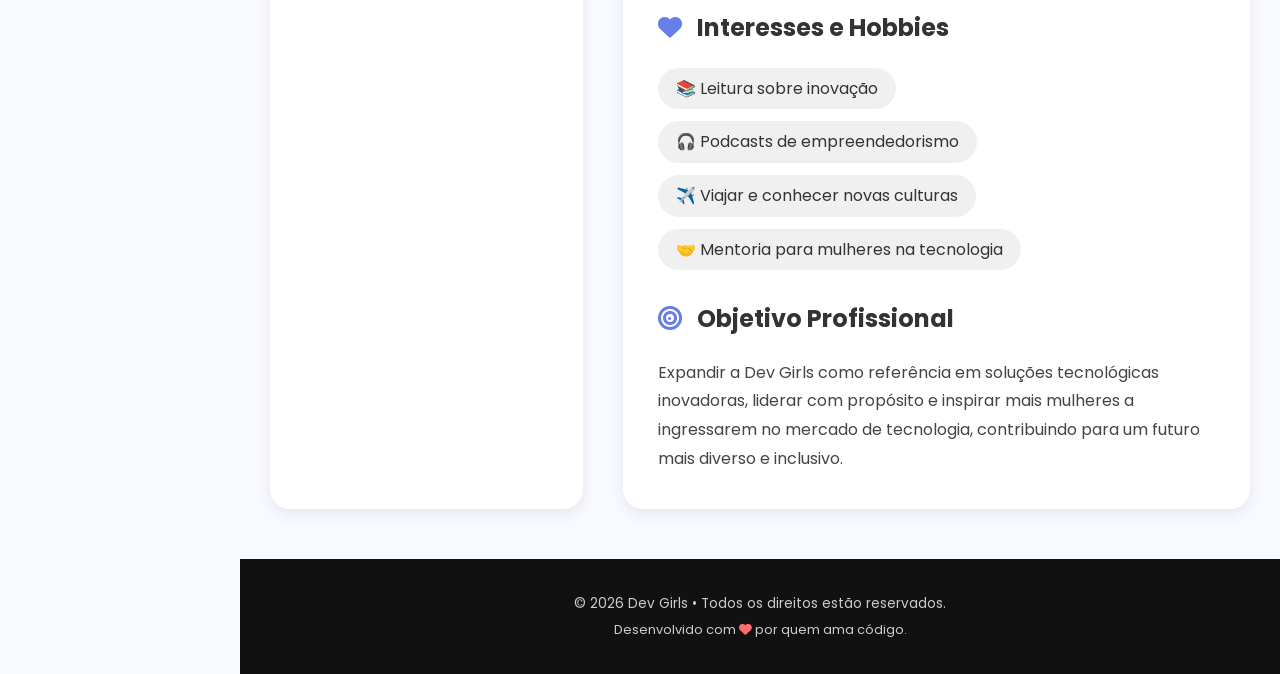
<file: sobre-kelly.html>
<!DOCTYPE html>
<html lang="pt-br">
<head>
    <meta charset="UTF-8">
    <meta name="viewport" content="width=device-width, initial-scale=1.0">
    <title>Kelly - CEO | Dev Girls</title>
    
    <link rel="preconnect" href="https://fonts.googleapis.com">
    <link rel="preconnect" href="https://fonts.gstatic.com" crossorigin>
    <link href="https://fonts.googleapis.com/css2?family=Poppins:wght@300;400;500;600;700;800&display=swap" rel="stylesheet">
    <link rel="stylesheet" href="https://cdnjs.cloudflare.com/ajax/libs/font-awesome/6.0.0/css/all.min.css">

    <link rel="stylesheet" href="css/menu-vertical.css">
    <!---<link rel="stylesheet" href="css/menu-horizontal.css">-->
</head>
<body>

    <nav class="menu-nav">
        <div class="logo">Dev<span>Girls</span></div>
        <button class="menu-toggle" onclick="this.parentElement.classList.toggle('aberto')">
            <i class="fas fa-bars"></i>
        </button>

        <ul class="nav-links">
            <li><a href="index.html" class="ativo"><i class="fas fa-home"></i> Página Inicial</a></li>
            <li class="dropdown">
                <a href="#"><i class="fas fa-user"></i> Sobre Nós ▼</a>
                <ul class="submenu">
                    <li><a href="sobre-kelly.html">Kelly (CEO)</a></li>
                    <li><a href="sobre-giovanna.html">Giovanna (Gerente)</a></li>
                    <li><a href="sobre-alana.html">Alana (Full Stack)</a></li>
                    <li><a href="sobre-monique.html">Monique (Back End)</a></li>
                </ul>
            </li>
            <li><a href="portfolio.html"><i class="fas fa-code"></i> Portfólio</a></li>
            <li><a href="novidades.html"><i class="fas fa-newspaper"></i> Novidades</a></li>
            <li><a href="contato.html"><i class="fas fa-envelope"></i> Contato</a></li>
        </ul>
    </nav>

    <main>

        <section class="hero">
            <h1>Kelly <span style="color: #ffd700;"> | CEO</span></h1>
            <p class="nomes">Fundadora & CEO da Dev Girls</p>
            <p class="descricao">Liderando com visão estratégica, inovação e paixão por transformar ideias em realidade.</p>
            <div class="hero-tags">
                <span class="hero-tag"><i class="fas fa-chart-line"></i> Liderança Estratégica</span>
                <span class="hero-tag"><i class="fas fa-lightbulb"></i> Inovação</span>
                <span class="hero-tag"><i class="fas fa-users"></i> Gestão de Pessoas</span>
                <span class="hero-tag"><i class="fas fa-rocket"></i> Visão de Negócios</span>
            </div>
        </section>
         
        <div class="container">
            <div style="display: grid; grid-template-columns: 1fr 2fr; gap: 40px; margin: 50px 0;">

                <div style="background: white; border-radius: 20px; padding: 35px; text-align: center; box-shadow: 0 5px 15px rgba(0,0,0,0.08);">
                    <div class="avatar" style="width: 180px; height: 180px; margin: 0 auto 20px;">
                        <img src="imagens/kelly.jpg" alt="Foto da Kelly">
                    </div>
                    <h2 style="color: #333; font-size: 1.8rem;">Kelly Lima</h2>
                    <p style="color: #667eea; font-weight: 600; margin-bottom: 20px;">CEO & Fundadora</p>

                    <div style="text-align: left; margin-top: 20px;">
                        <p style="margin: 12px 0; color: #444;">
                            <i class="fas fa-envelope" style="color: #667eea; width: 30px;"></i>
                            kelly@devgirls.com
                        </p>
                        <p style="margin: 12px 0; color: #444;">
                            <i class="fas fa-phone" style="color: #667eea; width: 30px;"></i>
                            (21) 9999-0000
                        </p>
                        <p style="margin: 12px 0; color: #444;">
                            <i class="fas fa-map-marker-alt" style="color: #667eea; width: 30px;"></i>
                            Rio de Janeiro, RJ
                        </p>
                        <p style="margin: 12px 0;">
                            <i class="fab fa-linkedin" style="color: #667eea; width: 30px;"></i>
                            <a href="https://www.linkedin.com/in/kelly-lima-3956853b8" target="_blank">LinkedIn</a>
                        </p>
                        <p style="margin: 12px 0;">
                            <i class="fab fa-github" style="color: #667eea; width: 30px;"></i>
                            <a href="https://github.com/kellylima11" target="_blank">GitHub</a>
                        </p>
                    </div>
                </div>

                <div>
                    <div style="background: white; border-radius: 20px; padding: 35px; margin-bottom: 30px; box-shadow: 0 5px 15px rgba(0,0,0,0.08);">
                        <h2 style="color: #333; margin-bottom: 20px; font-size: 1.5rem;">
                            <i class="fas fa-user-circle" style="color: #667eea; margin-right: 10px;"></i> Sobre Mim
                        </h2>
                        <p style="color: #444; line-height: 1.8; margin-bottom: 15px;">
                            Olá! Meu nome é Kelly Lima, CEO e fundadora da Dev Girls. Estou à frente de um projeto construído com visão, 
                            estratégia e paixão pelo que fazemos. Nosso compromisso é entregar soluções inovadoras, com qualidade e 
                            responsabilidade, sempre focando no crescimento e na satisfação de nossos clientes.
                        </p>
                        <p style="color: #444; line-height: 1.8;">
                            Acredito no poder das ideias, no trabalho em equipe e na construção de um futuro melhor por meio da 
                            criatividade e da tecnologia. Este espaço foi criado para apresentar nossa empresa, nossos projetos e 
                            tudo o que estamos desenvolvendo ao longo da nossa jornada.
                        </p>
                    </div>

                    <div style="background: white; border-radius: 20px; padding: 35px; margin-bottom: 30px; box-shadow: 0 5px 15px rgba(0,0,0,0.08);">
                        <h2 style="color: #333; margin-bottom: 20px; font-size: 1.5rem;">
                            <i class="fas fa-graduation-cap" style="color: #667eea; margin-right: 10px;"></i> Formação
                        </h2>
                        <div style="margin-bottom: 20px;">
                            <h3 style="color: #333;">Bacharelado em Administração de Empresas</h3>
                            <p style="color: #667eea;">Universidade Federal do Rio de Janeiro (UFRJ) | 2018 - 2022</p>
                            <p style="color: #555; margin-top: 5px;">Formação em gestão empresarial, marketing e empreendedorismo.</p>
                        </div>
                        <div style="margin-bottom: 20px;">
                            <h3 style="color: #333;">MBA em Gestão de Negócios e Inovação</h3>
                            <p style="color: #667eea;">FGV | 2023 - 2024</p>
                            <p style="color: #555; margin-top: 5px;">Especialização em estratégia empresarial, inovação e liderança.</p>
                        </div>
                        <div>
                            <h3 style="color: #333;">Curso de Desenvolvimento Web</h3>
                            <p style="color: #667eea;">SENAI | 2024 - 2025</p>
                            <p style="color: #555; margin-top: 5px;">Aprendizado em HTML, CSS, JavaScript e princípios de UX/UI.</p>
                        </div>
                    </div>

                    <div style="background: white; border-radius: 20px; padding: 35px; margin-bottom: 30px; box-shadow: 0 5px 15px rgba(0,0,0,0.08);">
                        <h2 style="color: #333; margin-bottom: 20px; font-size: 1.5rem;">
                            <i class="fas fa-briefcase" style="color: #667eea; margin-right: 10px;"></i> Experiência Profissional
                        </h2>
                        <div style="margin-bottom: 25px;">
                            <h3 style="color: #333;">CEO & Fundadora</h3>
                            <p style="color: #667eea; font-weight: 500;">Dev Girls | 2024 - Presente</p>
                            <ul style="margin-left: 20px; color: #555; margin-top: 8px;">
                                <li>Liderança estratégica e visão de negócios</li>
                                <li>Gestão de equipe multidisciplinar</li>
                                <li>Definição de metas e planejamento empresarial</li>
                                <li>Representação da marca e relacionamento com parceiros</li>
                            </ul>
                        </div>
                        <div style="margin-bottom: 25px;">
                            <h3 style="color: #333;">Gerente de Projetos</h3>
                            <p style="color: #667eea; font-weight: 500;">Tech Solutions | 2022 - 2024</p>
                            <ul style="margin-left: 20px; color: #555; margin-top: 8px;">
                                <li>Gestão de equipes ágeis e entrega de projetos</li>
                                <li>Implementação de metodologias Scrum e Kanban</li>
                                <li>Acompanhamento de KPIs e resultados</li>
                                <li>Relacionamento com stakeholders e clientes</li>
                            </ul>
                        </div>
                        <div>
                            <h3 style="color: #333;">Analista de Negócios</h3>
                            <p style="color: #667eea; font-weight: 500;">Digital Innovation | 2020 - 2022</p>
                            <ul style="margin-left: 20px; color: #555; margin-top: 8px;">
                                <li>Análise de mercado e identificação de oportunidades</li>
                                <li>Desenvolvimento de estratégias de crescimento</li>
                                <li>Suporte na captação de novos clientes</li>
                            </ul>
                        </div>
                    </div>

                    <div style="background: white; border-radius: 20px; padding: 35px; margin-bottom: 30px; box-shadow: 0 5px 15px rgba(0,0,0,0.08);">
                        <h2 style="color: #333; margin-bottom: 20px; font-size: 1.5rem;">
                            <i class="fas fa-chart-simple" style="color: #667eea; margin-right: 10px;"></i> Habilidades
                        </h2>
                        <div style="display: flex; flex-wrap: wrap; gap: 12px;">
                            <span style="background: #f0f0f0; padding: 8px 18px; border-radius: 25px; color: #333;">Liderança Estratégica</span>
                            <span style="background: #f0f0f0; padding: 8px 18px; border-radius: 25px; color: #333;">Gestão de Pessoas</span>
                            <span style="background: #f0f0f0; padding: 8px 18px; border-radius: 25px; color: #333;">Planejamento de Negócios</span>
                            <span style="background: #f0f0f0; padding: 8px 18px; border-radius: 25px; color: #333;">Inovação</span>
                            <span style="background: #f0f0f0; padding: 8px 18px; border-radius: 25px; color: #333;">Comunicação</span>
                            <span style="background: #f0f0f0; padding: 8px 18px; border-radius: 25px; color: #333;">Visão de Mercado</span>
                            <span style="background: #f0f0f0; padding: 8px 18px; border-radius: 25px; color: #333;">Tomada de Decisão</span>
                        </div>
                    </div>

                    <div style="background: white; border-radius: 20px; padding: 35px; margin-bottom: 30px; box-shadow: 0 5px 15px rgba(0,0,0,0.08);">
                        <h2 style="color: #333; margin-bottom: 20px; font-size: 1.5rem;">
                            <i class="fas fa-folder-open" style="color: #667eea; margin-right: 10px;"></i> Projetos em Destaque
                        </h2>
                        <div style="margin-bottom: 25px;">
                            <h3 style="color: #333;">🚀 Plano de Crescimento da Dev Girls</h3>
                            <p style="color: #555;">Definição de metas, público-alvo e estratégias para expandir a Dev Girls no mercado de tecnologia, resultando em crescimento de 40% no primeiro ano.</p>
                        </div>
                        <div style="margin-bottom: 25px;">
                            <h3 style="color: #333;">📱 Criação de Redes Sociais Profissionais</h3>
                            <p style="color: #555;">Estratégia de marketing digital para LinkedIn, Instagram e TikTok da empresa, aumentando o engajamento e visibilidade da marca.</p>
                        </div>
                        <div>
                            <h3 style="color: #333;">🌐 Website Responsivo Moderno</h3>
                            <p style="color: #555;">Desenvolvimento do site institucional da Dev Girls, seguindo boas práticas de acessibilidade, SEO e design responsivo.</p>
                        </div>
                    </div>

                    <div style="background: white; border-radius: 20px; padding: 35px; margin-bottom: 30px; box-shadow: 0 5px 15px rgba(0,0,0,0.08);">
                        <h2 style="color: #333; margin-bottom: 20px; font-size: 1.5rem;">
                            <i class="fas fa-language" style="color: #667eea; margin-right: 10px;"></i> Idiomas
                        </h2>
                        <div style="display: flex; flex-wrap: wrap; gap: 12px;">
                            <span style="background: #f0f0f0; padding: 8px 18px; border-radius: 25px; color: #333;">🇧🇷 Português - Nativo</span>
                            <span style="background: #f0f0f0; padding: 8px 18px; border-radius: 25px; color: #333;">🇺🇸 Inglês - Fluente</span>
                            <span style="background: #f0f0f0; padding: 8px 18px; border-radius: 25px; color: #333;">🇪🇸 Espanhol - Intermediário</span>
                        </div>
                        <div style="margin-top: 20px;">
                            <h3 style="color: #333; margin-bottom: 10px;">Certificações de Idiomas</h3>
                            <ul style="margin-left: 20px; color: #555;">
                                <li>TOEFL iBT - Score 105 (2025)</li>
                                <li>Cambridge English - Level C1 Advanced (2024)</li>
                                <li>Curso de Espanhol Avanzado - Instituto Cervantes (2023)</li>
                            </ul>
                        </div>
                    </div>

                    <div style="background: white; border-radius: 20px; padding: 35px; box-shadow: 0 5px 15px rgba(0,0,0,0.08);">
                        <h2 style="color: #333; margin-bottom: 20px; font-size: 1.5rem;">
                            <i class="fas fa-heart" style="color: #667eea; margin-right: 10px;"></i> Interesses e Hobbies
                        </h2>
                        <div style="display: flex; flex-wrap: wrap; gap: 12px; margin-bottom: 30px;">
                            <span style="background: #f0f0f0; padding: 8px 18px; border-radius: 25px; color: #333;">📚 Leitura sobre inovação</span>
                            <span style="background: #f0f0f0; padding: 8px 18px; border-radius: 25px; color: #333;">🎧 Podcasts de empreendedorismo</span>
                            <span style="background: #f0f0f0; padding: 8px 18px; border-radius: 25px; color: #333;">✈️ Viajar e conhecer novas culturas</span>
                            <span style="background: #f0f0f0; padding: 8px 18px; border-radius: 25px; color: #333;">🤝 Mentoria para mulheres na tecnologia</span>
                        </div>
                        <h2 style="color: #333; margin-bottom: 20px; font-size: 1.5rem;">
                            <i class="fas fa-bullseye" style="color: #667eea; margin-right: 10px;"></i> Objetivo Profissional
                        </h2>
                        <p style="color: #444; line-height: 1.8;">
                            Expandir a Dev Girls como referência em soluções tecnológicas inovadoras, 
                            liderar com propósito e inspirar mais mulheres a ingressarem no mercado de tecnologia, 
                            contribuindo para um futuro mais diverso e inclusivo.
                        </p>
                    </div>

                </div>
            </div>
        </div>
    </main>

    <footer class="footer">
        <div class="container">
            <p>© 2026 Dev Girls • Todos os direitos estão reservados.</p>
            <p style="margin-top: 5px; font-size: 0.8rem;">Desenvolvido com <i class="fas fa-heart" style="color: #ff6b6b;"></i> por quem ama código.</p>
        </div>
    </footer>

    <a href="index.html" class="botao-flutuante" title="Voltar ao início">
        <i class="fas fa-home"></i>
    </a>

    <script>
        document.querySelector('.dropdown > a').addEventListener('click', function(e) { 
        e.preventDefault(); this.parentElement.classList.toggle('aberto'); });
    </script>
</body>
</html>
</file>
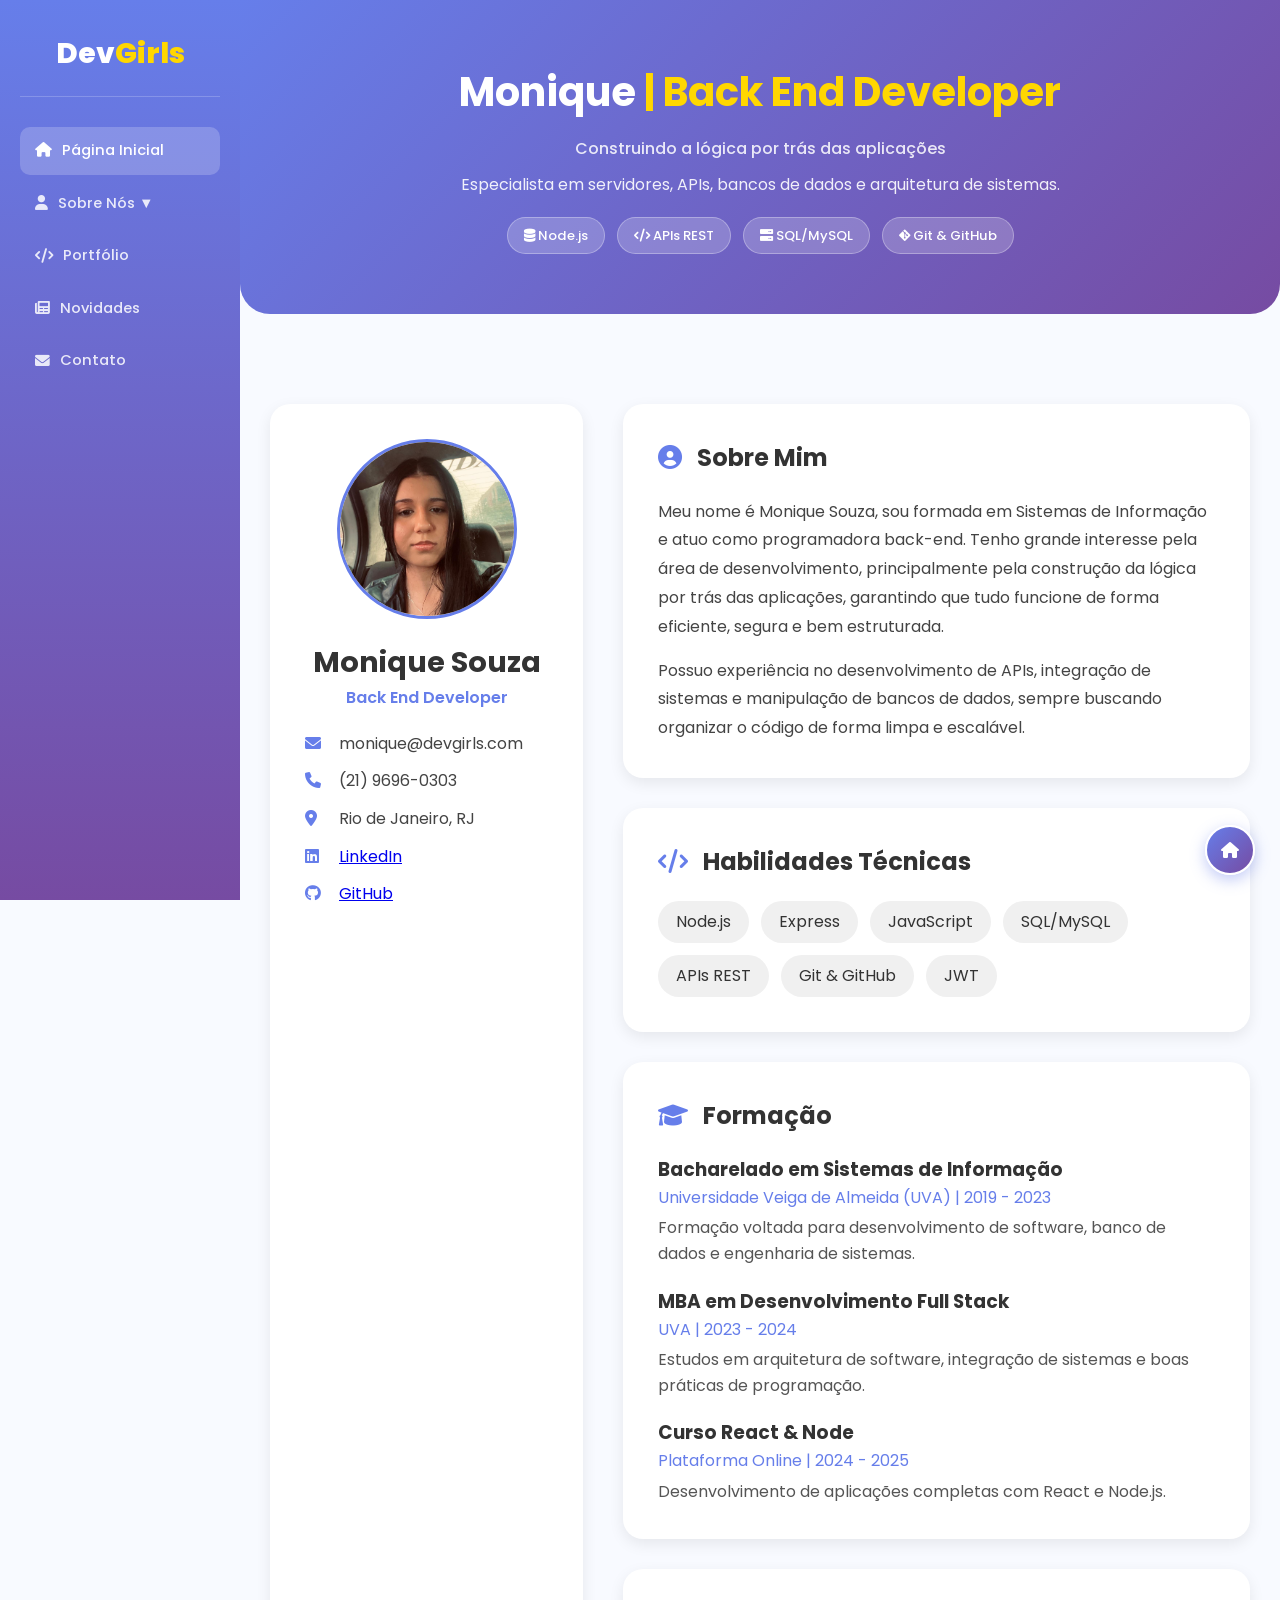
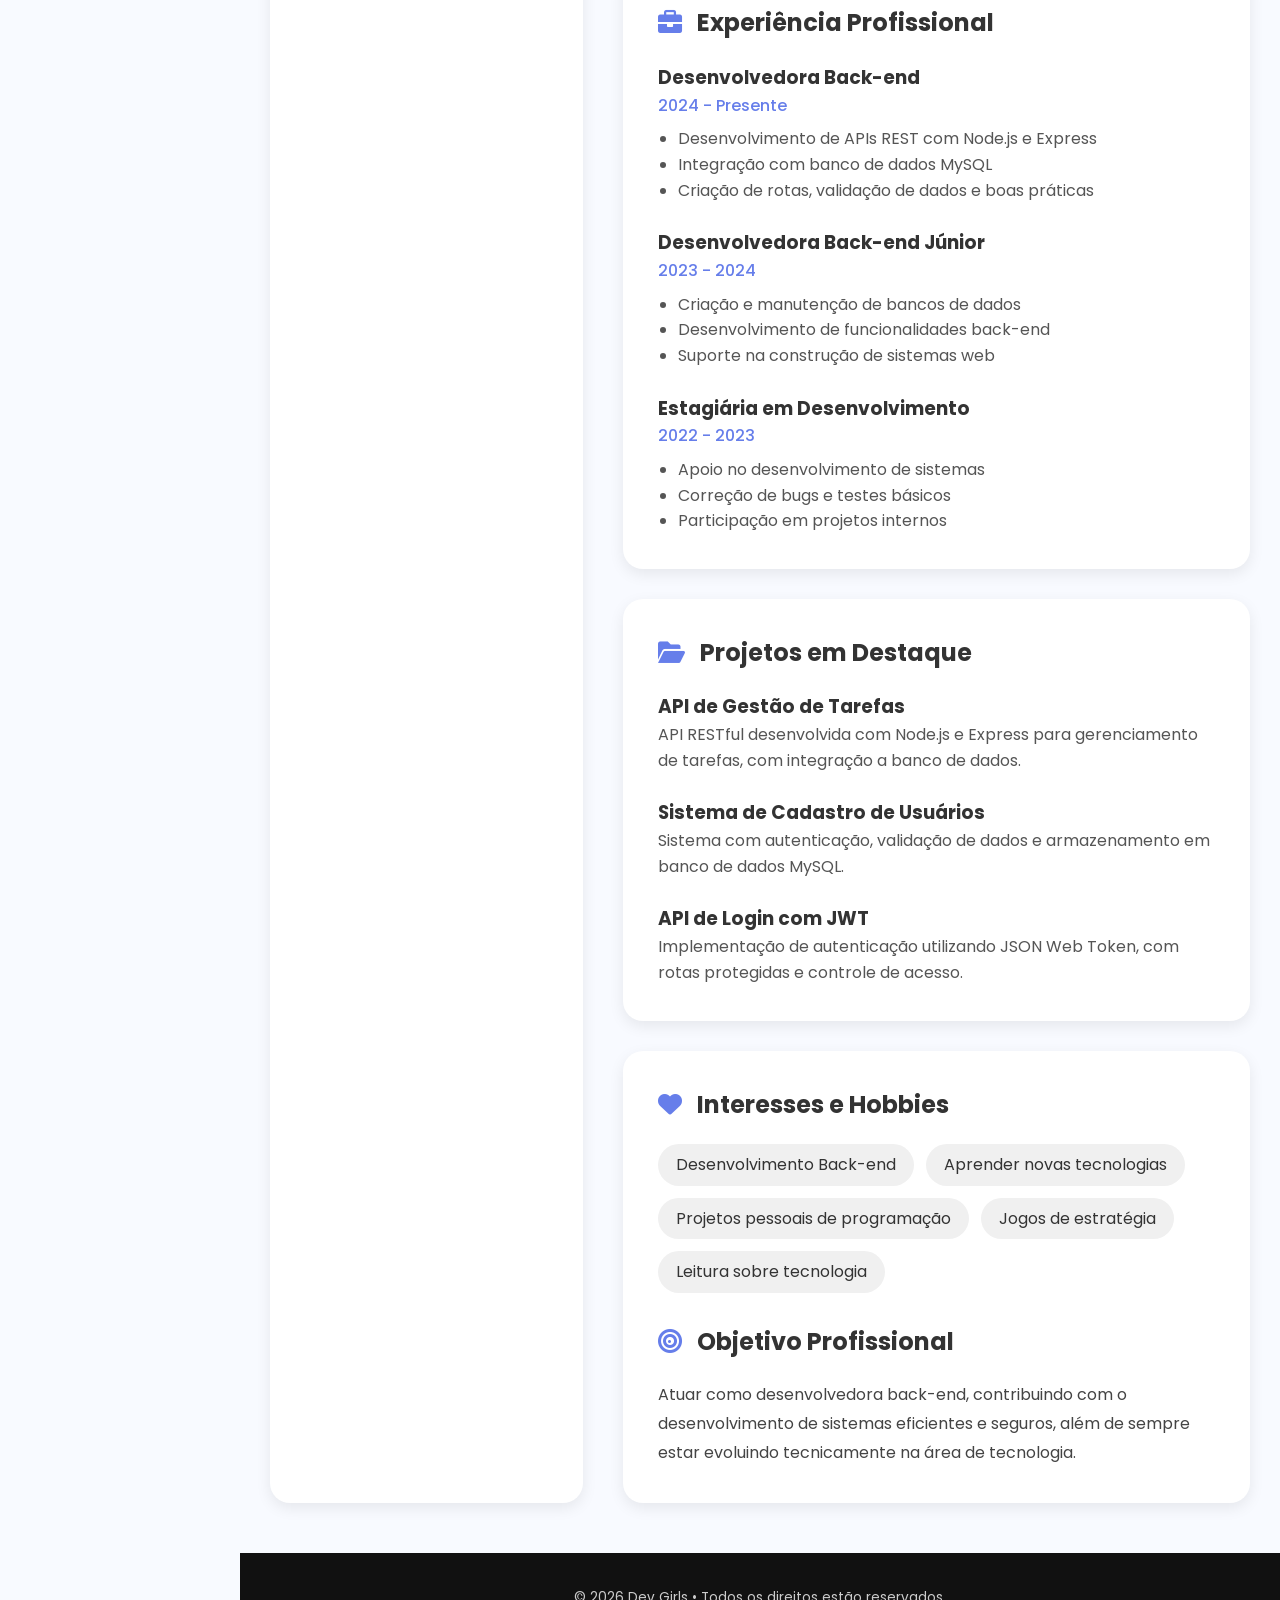
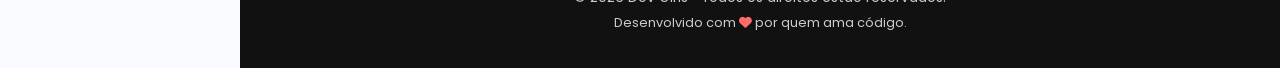
<file: sobre-monique.html>
<!DOCTYPE html>
<html lang="pt-br">
<head>
    <meta charset="UTF-8">
    <meta name="viewport" content="width=device-width, initial-scale=1.0">
    <title>Monique - Back End Developer | Dev Girls</title>
    <link rel="preconnect" href="https://fonts.googleapis.com">
    <link rel="preconnect" href="https://fonts.gstatic.com" crossorigin>
    <link href="https://fonts.googleapis.com/css2?family=Poppins:wght@300;400;500;600;700;800&display=swap" rel="stylesheet">
    <link rel="stylesheet" href="https://cdnjs.cloudflare.com/ajax/libs/font-awesome/6.0.0/css/all.min.css">
    <link rel="stylesheet" href="css/menu-vertical.css">
    <!---<link rel="stylesheet" href="css/menu-horizontal.css">-->
</head>
<body>

    <nav class="menu-nav">
        <div class="logo">Dev<span>Girls</span></div>
        <button class="menu-toggle" onclick="this.parentElement.classList.toggle('aberto')">
            <i class="fas fa-bars"></i>
        </button>

        <ul class="nav-links">
            <li><a href="index.html" class="ativo"><i class="fas fa-home"></i> Página Inicial</a></li>
            <li class="dropdown">
                <a href="#"><i class="fas fa-user"></i> Sobre Nós ▼</a>
                <ul class="submenu">
                    <li><a href="sobre-kelly.html">Kelly (CEO)</a></li>
                    <li><a href="sobre-giovanna.html">Giovanna (Gerente)</a></li>
                    <li><a href="sobre-alana.html">Alana (Full Stack)</a></li>
                    <li><a href="sobre-monique.html">Monique (Back End)</a></li>
                </ul>
            </li>
            <li><a href="portfolio.html"><i class="fas fa-code"></i> Portfólio</a></li>
            <li><a href="novidades.html"><i class="fas fa-newspaper"></i> Novidades</a></li>
            <li><a href="contato.html"><i class="fas fa-envelope"></i> Contato</a></li>
        </ul>
    </nav>

    <main>
        <section class="hero">
            <h1>Monique <span style="color: #ffd700;">| Back End Developer</span></h1>
            <p class="nomes">Construindo a lógica por trás das aplicações</p>
            <p class="descricao">Especialista em servidores, APIs, bancos de dados e arquitetura de sistemas.</p>
            <div class="hero-tags">
                <span class="hero-tag"><i class="fas fa-database"></i> Node.js</span>
                <span class="hero-tag"><i class="fas fa-code"></i> APIs REST</span>
                <span class="hero-tag"><i class="fas fa-server"></i> SQL/MySQL</span>
                <span class="hero-tag"><i class="fab fa-git-alt"></i> Git & GitHub</span>
            </div>
        </section>

        <div class="container">
            <div style="display: grid; grid-template-columns: 1fr 2fr; gap: 40px; margin: 50px 0;">

                <!-- Coluna esquerda -->
                <div style="background: white; border-radius: 20px; padding: 35px; text-align: center; box-shadow: 0 5px 15px rgba(0,0,0,0.08);">
                    <div class="avatar" style="width: 180px; height: 180px; margin: 0 auto 20px;">
                        <img src="imagens/monique.jpg" alt="Foto da Monique">
                    </div>
                    <h2 style="color: #333; font-size: 1.8rem;">Monique Souza</h2>
                    <p style="color: #667eea; font-weight: 600; margin-bottom: 20px;">Back End Developer</p>
                    <div style="text-align: left; margin-top: 20px;">
                        <p style="margin: 12px 0; color: #444;"><i class="fas fa-envelope" style="color: #667eea; width: 30px;"></i> monique@devgirls.com</p>
                        <p style="margin: 12px 0; color: #444;"><i class="fas fa-phone" style="color: #667eea; width: 30px;"></i> (21) 9696-0303</p>
                        <p style="margin: 12px 0; color: #444;"><i class="fas fa-map-marker-alt" style="color: #667eea; width: 30px;"></i> Rio de Janeiro, RJ</p>
                        <p style="margin: 12px 0;"><i class="fab fa-linkedin" style="color: #667eea; width: 30px;"></i> <a href="https://www.linkedin.com/in/monique-queiroz-b91b4a244" target="_blank">LinkedIn</a></p>
                        <p style="margin: 12px 0;"><i class="fab fa-github" style="color: #667eea; width: 30px;"></i> <a href="https://github.com/niquezinha20" target="_blank">GitHub</a></p>
                    </div>
                </div>

                <!-- Coluna direita -->
                <div>
                    <div style="background: white; border-radius: 20px; padding: 35px; margin-bottom: 30px; box-shadow: 0 5px 15px rgba(0,0,0,0.08);">
                        <h2 style="color: #333; margin-bottom: 20px; font-size: 1.5rem;"><i class="fas fa-user-circle" style="color: #667eea; margin-right: 10px;"></i> Sobre Mim</h2>
                        <p style="color: #444; line-height: 1.8; margin-bottom: 15px;">Meu nome é Monique Souza, sou formada em Sistemas de Informação e atuo como programadora back-end. Tenho grande interesse pela área de desenvolvimento, principalmente pela construção da lógica por trás das aplicações, garantindo que tudo funcione de forma eficiente, segura e bem estruturada.</p>
                        <p style="color: #444; line-height: 1.8;">Possuo experiência no desenvolvimento de APIs, integração de sistemas e manipulação de bancos de dados, sempre buscando organizar o código de forma limpa e escalável.</p>
                    </div>

                    <div style="background: white; border-radius: 20px; padding: 35px; margin-bottom: 30px; box-shadow: 0 5px 15px rgba(0,0,0,0.08);">
                        <h2 style="color: #333; margin-bottom: 20px; font-size: 1.5rem;"><i class="fas fa-code" style="color: #667eea; margin-right: 10px;"></i> Habilidades Técnicas</h2>
                        <div style="display: flex; flex-wrap: wrap; gap: 12px;">
                            <span style="background: #f0f0f0; padding: 8px 18px; border-radius: 25px; color: #333;">Node.js</span>
                            <span style="background: #f0f0f0; padding: 8px 18px; border-radius: 25px; color: #333;">Express</span>
                            <span style="background: #f0f0f0; padding: 8px 18px; border-radius: 25px; color: #333;">JavaScript</span>
                            <span style="background: #f0f0f0; padding: 8px 18px; border-radius: 25px; color: #333;">SQL/MySQL</span>
                            <span style="background: #f0f0f0; padding: 8px 18px; border-radius: 25px; color: #333;">APIs REST</span>
                            <span style="background: #f0f0f0; padding: 8px 18px; border-radius: 25px; color: #333;">Git & GitHub</span>
                            <span style="background: #f0f0f0; padding: 8px 18px; border-radius: 25px; color: #333;">JWT</span>
                        </div>
                    </div>

                    <div style="background: white; border-radius: 20px; padding: 35px; margin-bottom: 30px; box-shadow: 0 5px 15px rgba(0,0,0,0.08);">
                        <h2 style="color: #333; margin-bottom: 20px; font-size: 1.5rem;"><i class="fas fa-graduation-cap" style="color: #667eea; margin-right: 10px;"></i> Formação</h2>
                        <div style="margin-bottom: 20px;">
                            <h3 style="color: #333;">Bacharelado em Sistemas de Informação</h3>
                            <p style="color: #667eea;">Universidade Veiga de Almeida (UVA) | 2019 - 2023</p>
                            <p style="color: #555; margin-top: 5px;">Formação voltada para desenvolvimento de software, banco de dados e engenharia de sistemas.</p>
                        </div>
                        <div style="margin-bottom: 20px;">
                            <h3 style="color: #333;">MBA em Desenvolvimento Full Stack</h3>
                            <p style="color: #667eea;">UVA | 2023 - 2024</p>
                            <p style="color: #555; margin-top: 5px;">Estudos em arquitetura de software, integração de sistemas e boas práticas de programação.</p>
                        </div>
                        <div>
                            <h3 style="color: #333;">Curso React & Node</h3>
                            <p style="color: #667eea;">Plataforma Online | 2024 - 2025</p>
                            <p style="color: #555; margin-top: 5px;">Desenvolvimento de aplicações completas com React e Node.js.</p>
                        </div>
                    </div>

                    <div style="background: white; border-radius: 20px; padding: 35px; margin-bottom: 30px; box-shadow: 0 5px 15px rgba(0,0,0,0.08);">
                        <h2 style="color: #333; margin-bottom: 20px; font-size: 1.5rem;"><i class="fas fa-briefcase" style="color: #667eea; margin-right: 10px;"></i> Experiência Profissional</h2>
                        <div style="margin-bottom: 25px;">
                            <h3 style="color: #333;">Desenvolvedora Back-end</h3>
                            <p style="color: #667eea; font-weight: 500;">2024 - Presente</p>
                            <ul style="margin-left: 20px; color: #555; margin-top: 8px;">
                                <li>Desenvolvimento de APIs REST com Node.js e Express</li>
                                <li>Integração com banco de dados MySQL</li>
                                <li>Criação de rotas, validação de dados e boas práticas</li>
                            </ul>
                        </div>
                        <div style="margin-bottom: 25px;">
                            <h3 style="color: #333;">Desenvolvedora Back-end Júnior</h3>
                            <p style="color: #667eea; font-weight: 500;">2023 - 2024</p>
                            <ul style="margin-left: 20px; color: #555; margin-top: 8px;">
                                <li>Criação e manutenção de bancos de dados</li>
                                <li>Desenvolvimento de funcionalidades back-end</li>
                                <li>Suporte na construção de sistemas web</li>
                            </ul>
                        </div>
                        <div>
                            <h3 style="color: #333;">Estagiária em Desenvolvimento</h3>
                            <p style="color: #667eea; font-weight: 500;">2022 - 2023</p>
                            <ul style="margin-left: 20px; color: #555; margin-top: 8px;">
                                <li>Apoio no desenvolvimento de sistemas</li>
                                <li>Correção de bugs e testes básicos</li>
                                <li>Participação em projetos internos</li>
                            </ul>
                        </div>
                    </div>

                    <div style="background: white; border-radius: 20px; padding: 35px; margin-bottom: 30px; box-shadow: 0 5px 15px rgba(0,0,0,0.08);">
                        <h2 style="color: #333; margin-bottom: 20px; font-size: 1.5rem;"><i class="fas fa-folder-open" style="color: #667eea; margin-right: 10px;"></i> Projetos em Destaque</h2>
                        <div style="margin-bottom: 25px;">
                            <h3 style="color: #333;">API de Gestão de Tarefas</h3>
                            <p style="color: #555;">API RESTful desenvolvida com Node.js e Express para gerenciamento de tarefas, com integração a banco de dados.</p>
                        </div>
                        <div style="margin-bottom: 25px;">
                            <h3 style="color: #333;">Sistema de Cadastro de Usuários</h3>
                            <p style="color: #555;">Sistema com autenticação, validação de dados e armazenamento em banco de dados MySQL.</p>
                        </div>
                        <div>
                            <h3 style="color: #333;">API de Login com JWT</h3>
                            <p style="color: #555;">Implementação de autenticação utilizando JSON Web Token, com rotas protegidas e controle de acesso.</p>
                        </div>
                    </div>

                    <div style="background: white; border-radius: 20px; padding: 35px; box-shadow: 0 5px 15px rgba(0,0,0,0.08);">
                        <h2 style="color: #333; margin-bottom: 20px; font-size: 1.5rem;"><i class="fas fa-heart" style="color: #667eea; margin-right: 10px;"></i> Interesses e Hobbies</h2>
                        <div style="display: flex; flex-wrap: wrap; gap: 12px; margin-bottom: 30px;">
                            <span style="background: #f0f0f0; padding: 8px 18px; border-radius: 25px; color: #333;">Desenvolvimento Back-end</span>
                            <span style="background: #f0f0f0; padding: 8px 18px; border-radius: 25px; color: #333;">Aprender novas tecnologias</span>
                            <span style="background: #f0f0f0; padding: 8px 18px; border-radius: 25px; color: #333;">Projetos pessoais de programação</span>
                            <span style="background: #f0f0f0; padding: 8px 18px; border-radius: 25px; color: #333;">Jogos de estratégia</span>
                            <span style="background: #f0f0f0; padding: 8px 18px; border-radius: 25px; color: #333;">Leitura sobre tecnologia</span>
                        </div>
                        <h2 style="color: #333; margin-bottom: 20px; font-size: 1.5rem;"><i class="fas fa-bullseye" style="color: #667eea; margin-right: 10px;"></i> Objetivo Profissional</h2>
                        <p style="color: #444; line-height: 1.8;">Atuar como desenvolvedora back-end, contribuindo com o desenvolvimento de sistemas eficientes e seguros, além de sempre estar evoluindo tecnicamente na área de tecnologia.</p>
                    </div>
                </div>
            </div>
        </div>
    </main>

    <footer class="footer">
        <div class="container">
            <p>© 2026 Dev Girls • Todos os direitos estão reservados.</p>
            <p style="margin-top: 5px; font-size: 0.8rem;">Desenvolvido com <i class="fas fa-heart" style="color: #ff6b6b;"></i> por quem ama código.</p>
        </div>
    </footer>

    <a href="index.html" class="botao-flutuante" title="Voltar ao início"><i class="fas fa-home"></i></a>

    <script>
        const dropdown = document.querySelector('.dropdown-vertical > a');
        if (dropdown) dropdown.addEventListener('click', function(e) { e.preventDefault(); this.parentElement.classList.toggle('aberto'); });
    </script>
</body>
</html>
</file>
<file: css/menu-vertical.css>
@import url('https://fonts.googleapis.com/css2?family=Poppins:wght@300;400;500;600;700;800&display=swap');

* { margin: 0; padding: 0; box-sizing: border-box; }

body {
    font-family: 'Poppins', sans-serif;
    background: #f8faff;
    color: #333;
    line-height: 1.6;
    min-height: 100vh;
}

.menu-nav {
    width: 240px;
    height: 100vh;
    background: linear-gradient(180deg, #667eea 0%, #764ba2 100%);
    padding: 30px 20px;
    position: fixed;
    top: 0;
    left: 0;
    z-index: 1000;
    display: flex;
    flex-direction: column;
    gap: 30px;
    overflow-y: auto;
}

.menu-vertical::-webkit-scrollbar { width: 5px; }
.menu-vertical::-webkit-scrollbar-track { background: rgba(0,0,0,0.1); }
.menu-vertical::-webkit-scrollbar-thumb { background: rgba(255,255,255,0.3); border-radius: 5px; }

.logo {
    font-size: 1.8rem;
    font-weight: 800;
    color: white;
    text-align: center;
    padding-bottom: 20px;
    border-bottom: 1px solid rgba(255,255,255,0.2);
}

.logo span { color: #ffd700; }

.menu-toggle { display: none; }

.nav-links {
    list-style: none;
    display: flex;
    flex-direction: column;
    gap: 5px;
}

.nav-links li a {
    display: flex;
    align-items: center;
    gap: 10px;
    padding: 12px 15px;
    color: rgba(255,255,255,0.85);
    text-decoration: none;
    font-weight: 500;
    font-size: 0.92rem;
    border-radius: 10px;
    transition: all 0.3s;
}

.nav-links li a:hover,
.nav-links li a.ativo {
    background: rgba(255,255,255,0.2);
    color: white;
}

.dropdown { position: relative; }

.submenu {
    list-style: none;
    padding-left: 15px;
    margin-top: 5px;
    display: none;
    flex-direction: column;
    gap: 3px;
}

.dropdown:hover .submenu,
.dropdown.aberto .submenu { display: flex; }

.submenu a {
    display: block;
    padding: 8px 15px ;
    color: rgba(255,255,255,0.75);
    font-size: 0.83rem;
    border-radius: 8px;
    text-decoration: none;
    transition: all 0.3s;
}

.submenu a:hover,
.submenu a.ativo {
    background: rgba(255,255,255,0.15);
    color: white;
}

main {
    margin-left: 240px;
    min-height: 100vh;
    display: flex;
    flex-direction: column;
}
 
footer.footer,
.footer {
    background: #111;
    color: white;
    padding: 30px 20px;
    text-align: center;
    margin-left: 240px;
    width: calc(100% - 240px);
}
.footer p { color: #ccc; margin: 4px 0; font-size: 0.85rem; }

.container {
    max-width: 1100px;
    margin: 0 auto;
    padding: 0 30px;
    width: 100%;
}

.avatar {
    width: 100px;
    height: 100px;
    border-radius: 50%;
    overflow: hidden;
    margin: 0 auto 15px;
    border: 3px solid #667eea;
    background: linear-gradient(135deg, #667eea, #764ba2);
    display: flex;
    align-items: center;
    justify-content: center;
}

.avatar img { width: 100%; height: 100%; object-fit: cover; }

.hero {
    width: 100%;
    text-align: center;
    padding: 60px 30px;
    background: linear-gradient(135deg, #667eea 0%, #764ba2 100%);
    color: white;
    margin-bottom: 40px;
    border-radius: 0 0 30px 30px;
}

.hero h1 
{ font-size: 2.5rem; 
    margin-bottom: 12px; 
    font-weight: 700; 
    color: white; 
}
.hero .descricao 
{ font-size: 1rem; 
    max-width: 650px; 
    margin: 0 auto 20px; 
    line-height: 1.6; 
    color: rgba(255,255,255,0.9); 
}

.hero .nomes 
{ font-size: 1rem; 
    color: rgba(255,255,255,0.85); 
    margin-bottom: 10px; font-weight: 500;
}

.hero-tags { 
    display: flex; 
    justify-content: center; 
    gap: 12px; 
    flex-wrap: wrap; 
    margin-top: 15px; 
}

.hero-tag {
    background: rgba(255,255,255,0.2); 
    color: white; 
    padding: 7px 16px; 
    border-radius: 25px; 
    font-size: 0.82rem; 
    font-weight: 500; 
    border: 1px solid rgba(255,255,255,0.3); 
}

.section-title { 
    text-align: center; 
    font-size: 1.8rem; 
    margin: 40px 0 25px; 
    color: #1a1a2e; 
    position: relative; 
    padding-bottom: 15px; 
}

.section-title::after { 
    content: ''; 
    position: absolute; 
    bottom: 0; 
    left: 50%; 
    transform: translateX(-50%); 
    width: 60px; 
    height: 3px; 
    background: linear-gradient(135deg, #667eea, #764ba2); 
    border-radius: 2px; 
}

.section-title span { color: #667eea; }

.cards-grid { 
    display: grid; 
    grid-template-columns: repeat(4, 1fr); 
    gap: 25px; 
    margin: 30px 0 50px; 
}
.card-integrante { 
    background: white; 
    border-radius: 20px; 
    padding: 25px 20px; 
    text-align: center; 
    box-shadow: 0 5px 15px rgba(0,0,0,0.07); 
    transition: all 0.3s; 
}
.card-integrante:hover { 
    transform: translateY(-8px); 
    box-shadow: 0 15px 30px rgba(102,126,234,0.15);
}

.card-integrante h3 { 
    font-size: 1.1rem; 
    margin-bottom: 5px; 
    color: #1a1a2e; 
}

.card-integrante .cargo { 
    color: #667eea; 
    font-weight: 600; 
    font-size: 0.8rem; 
    margin-bottom: 10px; 
}

.card-integrante .descricao { 
    color: #555; 
    font-size: 0.82rem; 
    line-height: 1.5; 
    margin-bottom: 15px; 
}

.redes-sociais { 
    display: flex; 
    justify-content: center; 
    gap: 10px; 
    margin-top: 10px; 
}

.redes-sociais a { 
    width: 35px; 
    height: 35px; 
    border-radius: 50%; 
    background: linear-gradient(135deg, #667eea, #764ba2); 
    display: flex; 
    align-items: center; 
    justify-content: center; 
    color: white; 
    text-decoration: none; 
    font-size: 0.85rem; 
    transition: all 0.3s; 
}

.redes-sociais a:hover { transform: scale(1.15); box-shadow: 0 4px 12px rgba(102,126,234,0.4); }

.stats-section { 
    background: linear-gradient(135deg, #667eea, #764ba2); 
    padding: 50px 0; 
    margin: 40px 0; 
    border-radius: 20px; 
}

.stats-grid { 
    display: grid; 
    grid-template-columns: repeat(3, 1fr); 
    gap: 30px; 
    text-align: center; 
}

.stat-item i { 
    font-size: 2rem; 
    color: rgba(255,255,255,0.7); 
    margin-bottom: 10px; 
}

.stat-item .numero { 
    font-size: 2.5rem; 
    font-weight: 800; 
    color: white; }

.stat-item .label { 
    color: rgba(255,255,255,0.85); 
    font-size: 0.9rem; }

.servicos-grid { 
    display: grid; 
    grid-template-columns: repeat(3, 1fr); 
    gap: 25px; 
    margin: 30px 0 50px; }

.servico-card { 
    background: white; 
    border-radius: 16px; 
    padding: 30px 25px; 
    text-align: center; 
    box-shadow: 0 5px 15px rgba(0,0,0,0.07); 
    transition: all 0.3s; }

.servico-card:hover { 
    transform: translateY(-5px); 
    box-shadow: 0 12px 25px rgba(102,126,234,0.15); }

.servico-card i { font-size: 2.2rem; color: #667eea; margin-bottom: 15px; }
.servico-card h3 { font-size: 1rem; font-weight: 700; color: #1a1a2e; margin-bottom: 8px; }
.servico-card p { font-size: 0.85rem; color: #666; line-height: 1.5; }

.cta-section { 
    background: linear-gradient(135deg, #667eea, #764ba2); 
    border-radius: 20px; 
    padding: 50px 30px; 
    text-align: center; 
    margin: 40px 0 60px; }

.cta-section h2 { 
    font-size: 2rem; 
    color: white; 
    margin-bottom: 15px; 
    font-weight: 700; }

.cta-section h2 span { color: #ffd700; }
.cta-section p { color: rgba(255,255,255,0.85); font-size: 1rem; margin-bottom: 30px; }
.btn-contato { 
    background: white; 
    color: #667eea; 
    padding: 14px 35px; 
    border-radius: 30px; 
    text-decoration: none; 
    font-weight: 700; 
    font-size: 1rem; 
    transition: all 0.3s; 
    display: inline-flex; 
    align-items: center; 
    gap: 10px; }

.btn-contato:hover { background: #ffd700; color: #333; transform: translateY(-3px); box-shadow: 0 8px 25px rgba(0,0,0,0.2); }

.botao-flutuante { 
    position: fixed; 
    bottom: 25px; 
    right: 25px; 
    width: 50px; 
    height: 50px; 
    background: linear-gradient(135deg, #667eea, #764ba2); 
    border-radius: 50%; 
    display: flex; 
    align-items: center; 
    justify-content: center; 
    color: white; 
    text-decoration: none; 
    box-shadow: 0 5px 15px rgba(102,126,234,0.4); 
    z-index: 999; 
    border: 2px solid white; 
    transition: all 0.3s; }

.botao-flutuante:hover { transform: scale(1.1); }

/*novidadess*/
.destaques-grid { display: grid; grid-template-columns: repeat(2, 1fr); gap: 30px; margin: 40px 0; }
.card-destaque { border-radius: 20px; padding: 35px 30px; display: flex; flex-direction: column; gap: 12px; }
.card-destaque.roxo { background: linear-gradient(135deg, #667eea, #764ba2); }
.card-destaque.roxo h2 { color: #fff; }
.card-destaque.roxo p { color: rgba(255,255,255,0.88); }
.card-destaque.roxo .data { color: rgba(255,255,255,0.7); }
.card-destaque.branco { background: white; box-shadow: 0 5px 20px rgba(0,0,0,0.08); }
.card-destaque.branco h2 { color: #1a1a2e; }
.card-destaque.branco p { color: #555; }
.card-destaque.branco .data { color: #999; }
.card-destaque h2 { font-size: 1.35rem; font-weight: 700; line-height: 1.3; }
.card-destaque p { font-size: 0.9rem; line-height: 1.6; }
.card-destaque .data { font-size: 0.8rem; }
.novidades-grid { display: flex; flex-direction: column; gap: 20px; margin-bottom: 50px; }
.novidade-card { background: white; border-radius: 16px; padding: 25px; display: flex; gap: 20px; box-shadow: 0 4px 15px rgba(0,0,0,0.07); transition: all 0.3s; }
.novidade-card:hover { transform: translateY(-4px); box-shadow: 0 10px 25px rgba(102,126,234,0.15); }
.novidade-icon { width: 55px; height: 55px; border-radius: 14px; background: linear-gradient(135deg, #667eea, #764ba2); display: flex; align-items: center; justify-content: center; flex-shrink: 0; }
.novidade-icon i { font-size: 1.4rem; color: white; }
.novidade-info h3 { font-size: 1rem; font-weight: 700; color: #1a1a2e; margin-bottom: 6px; }
.novidade-info .data { font-size: 0.78rem; color: #999; margin-bottom: 8px; display: block; }
.novidade-info .descricao { font-size: 0.85rem; color: #555; line-height: 1.6; margin-bottom: 10px; }
.novidade-tags { display: flex; gap: 8px; flex-wrap: wrap; }
.novidade-tags span { background: #f0f2ff; color: #667eea; font-size: 0.72rem; padding: 4px 12px; border-radius: 20px; font-weight: 500; }

/*contatooo*/
.contato-conteudo { display: grid; grid-template-columns: 1fr 1fr; gap: 30px; align-items: start; margin-bottom: 60px; }
.info-cards { display: flex; flex-direction: column; gap: 25px; }
.formulario-card { background: white; border-radius: 20px; padding: 30px 25px; box-shadow: 0 5px 20px rgba(0,0,0,0.07); }
.formulario-card h2 { font-size: 1.1rem; font-weight: 700; color: #1a1a2e; margin-bottom: 20px; display: flex; align-items: center; gap: 10px; }
.formulario-card h2 i { color: #667eea; }
.campo { margin-bottom: 18px; }
.campo label { display: block; font-size: 0.82rem; font-weight: 600; color: #333; margin-bottom: 7px; }
.campo label i { color: #667eea; margin-right: 5px; }
.campo input, .campo select, .campo textarea { width: 100%; padding: 11px 14px; border: 1.5px solid #e0e0e0; border-radius: 10px; font-family: 'Poppins', sans-serif; font-size: 0.85rem; color: #333; background: #fafafa; transition: border-color 0.3s, box-shadow 0.3s; outline: none; }
.campo input:focus, .campo select:focus, .campo textarea:focus { border-color: #667eea; box-shadow: 0 0 0 3px rgba(102,126,234,0.12); background: white; }
.campo textarea { resize: vertical; min-height: 130px; }
.btn-enviar { width: 100%; padding: 14px; background: linear-gradient(135deg, #667eea, #764ba2); color: white; border: none; border-radius: 12px; font-family: 'Poppins', sans-serif; font-size: 0.95rem; font-weight: 600; cursor: pointer; transition: all 0.3s; display: flex; align-items: center; justify-content: center; gap: 8px; }
.btn-enviar:hover { transform: translateY(-2px); box-shadow: 0 8px 20px rgba(102,126,234,0.35); }
.info-cards .card, .formulario-card { background: white; border-radius: 20px; padding: 30px 25px; box-shadow: 0 5px 20px rgba(0,0,0,0.07); }
.info-cards .card h2, .formulario-card h2 { font-size: 1.1rem; font-weight: 700; color: #1a1a2e; margin-bottom: 20px; display: flex; align-items: center; gap: 10px; }
.info-cards .card h2 i, .formulario-card h2 i { color: #667eea; }
.tabela-redes { width: 100%; border-collapse: collapse; font-size: 0.85rem; }
.tabela-redes th { background: #f0f2ff; color: #667eea; font-weight: 600; padding: 10px 12px; text-align: left; font-size: 0.78rem; text-transform: uppercase; letter-spacing: 0.4px; }
.tabela-redes th:first-child { border-radius: 8px 0 0 8px; }
.tabela-redes th:last-child { border-radius: 0 8px 8px 0; }
.tabela-redes td { padding: 12px; border-bottom: 1px solid #f0f0f0; vertical-align: middle; color: #333; }
.tabela-redes tr:last-child td { border-bottom: none; }
.nome-integrante { display: block; font-weight: 600; color: #1a1a2e; font-size: 0.85rem; }
.cargo-integrante { display: block; font-size: 0.72rem; color: #666; }
.redes-links a { display: inline-flex; align-items: center; justify-content: center; width: 34px; height: 34px; border-radius: 8px; font-size: 0.9rem; text-decoration: none; transition: all 0.3s; color: white; }
.redes-links a.linkedin { background: #0077b5; }
.redes-links a.github { background: #333; }
.redes-links a.instagram { background: linear-gradient(135deg, #f09433, #e6683c, #dc2743, #cc2366, #bc1888); }
.redes-links a:hover { transform: scale(1.15); box-shadow: 0 4px 12px rgba(0,0,0,0.2); }
.horarios { display: flex; flex-direction: column; gap: 12px; }
.horario-item { display: flex; justify-content: space-between; align-items: center; padding: 10px 15px; background: #f8faff; border-radius: 10px; font-size: 0.85rem; }
.horario-item .dia { font-weight: 600; color: #1a1a2e; }
.horario-item .hora { color: #667eea; font-weight: 600; }
.info-linha { display: flex; gap: 15px; align-items: flex-start; margin-bottom: 18px; }
.info-linha i { color: #667eea; font-size: 1.1rem; margin-top: 3px; min-width: 18px; }
.info-linha p { font-size: 0.85rem; line-height: 1.6; color: #555; }

/*portfolioo*/
.portfolio-filters { display: flex; justify-content: center; gap: 12px; flex-wrap: wrap; margin-bottom: 40px; }
.filter-btn { background: white; border: 2px solid #e0e0e0; color: #333; padding: 10px 22px; border-radius: 25px; font-family: 'Poppins', sans-serif; font-size: 0.85rem; font-weight: 500; cursor: pointer; transition: all 0.3s; }
.filter-btn:hover { border-color: #667eea; color: #667eea; }
.filter-btn.active { background: linear-gradient(135deg, #667eea, #764ba2); border-color: transparent; color: white; box-shadow: 0 4px 15px rgba(102,126,234,0.35); }
.projetos-grid { display: grid; grid-template-columns: repeat(3, 1fr); gap: 30px; margin-bottom: 60px; }
.projeto-card { background: white; border-radius: 20px; overflow: hidden; box-shadow: 0 5px 20px rgba(0,0,0,0.07); transition: all 0.3s; display: flex; flex-direction: column; }
.projeto-card:hover { transform: translateY(-8px); box-shadow: 0 15px 35px rgba(102,126,234,0.18); }
.projeto-img { background: linear-gradient(135deg, #667eea, #764ba2); height: 130px; display: flex; align-items: center; justify-content: center; position: relative; }
.projeto-img i { font-size: 2.8rem; color: rgba(255,255,255,0.8); }
.projeto-inicial { position: absolute; width: 55px; height: 55px; background: rgba(255,255,255,0.25); border-radius: 50%; display: flex; align-items: center; justify-content: center; font-size: 1.5rem; font-weight: 700; color: white; bottom: -20px; right: 20px; border: 3px solid white; }
.projeto-info { padding: 30px 22px 22px; flex: 1; display: flex; flex-direction: column; }
.categoria { font-size: 0.75rem; font-weight: 600; color: #667eea; text-transform: uppercase; letter-spacing: 0.5px; margin-bottom: 8px; display: block; }
.projeto-info h3 { font-size: 1.1rem; font-weight: 700; color: #1a1a2e; margin-bottom: 10px; line-height: 1.3; }
.projeto-info .descricao { font-size: 0.82rem; color: #666; line-height: 1.6; margin-bottom: 15px; flex: 1; }
.projeto-tags { display: flex; flex-wrap: wrap; gap: 7px; margin-bottom: 18px; }
.projeto-tags span { background: #f0f2ff; padding: 4px 12px; border-radius: 20px; font-size: 0.7rem; color: #667eea; font-weight: 500; }
.projeto-links { display: flex; gap: 10px; flex-wrap: wrap; }
.projeto-links a { display: inline-flex; align-items: center; gap: 6px; font-size: 0.78rem; font-weight: 600; color: #667eea; text-decoration: none; padding: 7px 14px; border: 1.5px solid #667eea; border-radius: 8px; transition: all 0.3s; cursor: pointer; }
.projeto-links a:hover { background: linear-gradient(135deg, #667eea, #764ba2); color: white; border-color: transparent; }

/*paginas individuais*/
.tag { display: inline-block; padding: 5px 14px; border-radius: 25px; font-size: 0.78rem; font-weight: 600; margin-bottom: 5px; }
.tag-roxo-claro { background: rgba(255,255,255,0.2); color: white; }
.tag-roxo-escuro { background: #f0f2ff; color: #667eea; }

/*responsividade*/
@media (max-width: 1024px) {
    .cards-grid { grid-template-columns: repeat(2, 1fr); }
    .servicos-grid { grid-template-columns: repeat(2, 1fr); }
    .projetos-grid { grid-template-columns: repeat(2, 1fr); }
}
 
@media (max-width: 900px) {
    .menu-nav {
        width: 100%;
        height: auto;
        flex-direction: row;
        flex-wrap: wrap;
        padding: 15px 20px;
        gap: 0;
        justify-content: space-between;
        align-items: center;
    }
    .menu-toggle {
        display: block;
        background: none;
        border: none;
        font-size: 1.5rem;
        color: white;
        cursor: pointer;
    }
    .nav-links {
        display: none;
        width: 100%;
        flex-direction: column;
        gap: 5px;
        margin-top: 15px;
    }
    .menu-nav.aberto .nav-links { display: flex; }
    .submenu { padding-left: 15px; }
    main { margin-left: 0; margin-top: 70px; }
    footer.footer, .footer { margin-left: 0; width: 100%; }
    .destaques-grid { grid-template-columns: 1fr; }
    .contato-conteudo { grid-template-columns: 1fr; }
}
 
@media (max-width: 768px) {
    .cards-grid { grid-template-columns: repeat(2, 1fr); }
    .stats-grid { grid-template-columns: 1fr; gap: 20px; }
    .servicos-grid { grid-template-columns: 1fr; }
    .hero h1 { font-size: 1.8rem; }
    .hero { padding: 40px 15px; }
    .novidade-card { flex-direction: column; }
}
 
@media (max-width: 480px) {
    .cards-grid { grid-template-columns: 1fr; }
    .projetos-grid { grid-template-columns: 1fr; }
}
</file>
<file: css/menu-horizontal.css>
@import url('https://fonts.googleapis.com/css2?family=Poppins:wght@300;400;500;600;700;800&display=swap');

* { margin: 0; padding: 0; box-sizing: border-box; }

body {
    font-family: 'Poppins', sans-serif;
    background: #f8faff;
    color: #333;
    line-height: 1.6;
    min-height: 100vh;
}

.menu-nav {
    width: 100%;
    height: 70px;
    background: linear-gradient(135deg, #667eea, #764ba2);
    padding: 0 40px;
    position: fixed;
    top: 0;
    left: 0;
    z-index: 1000;
    display: flex;
    flex-direction: row;
    align-items: center;
    justify-content: space-between;
    box-shadow: 0 2px 20px rgba(0,0,0,0.15);
}

.logo {
    font-size: 1.6rem;
    font-weight: 800;
    color: white;
}
.logo span { color: #ffd700; }

.menu-toggle { display: none; }

.nav-links {
    list-style: none;
    display: flex;
    flex-direction: row;
    gap: 5px;
    align-items: center;
}

.nav-links li a {
    display: flex;
    align-items: center;
    gap: 6px;
    padding: 8px 14px;
    color: rgba(255,255,255,0.9);
    text-decoration: none;
    font-weight: 500;
    font-size: 0.9rem;
    border-radius: 8px;
    transition: all 0.3s;
    white-space: nowrap;
}

.nav-links li a:hover,
.nav-links li a.ativo {
    background: rgba(255,255,255,0.2);
    color: white;
}

.dropdown { position: relative; }

.submenu {
    list-style: none;
    position: absolute;
    top: calc(100% + 8px);
    left: 0;
    background: #2d2d44;
    box-shadow: 0 10px 30px rgba(0,0,0,0.2);
    border-radius: 10px;
    padding: 8px 0;
    min-width: 200px;
    display: none;
    flex-direction: column;
    gap: 0;
    z-index: 1001;
}

.dropdown:hover .submenu,
.dropdown.aberto .submenu { display: flex; }

.submenu a {
    display: block;
    padding: 10px 20px;
    color: rgba(255,255,255,0.85);
    font-size: 0.85rem;
    border-radius: 0;
    text-decoration: none;
    transition: all 0.3s;
}

.submenu a:hover,
.submenu a.ativo {
    background: rgba(102,126,234,0.3);
    color: white;
}

main {
    margin-left: 0;
    margin-top: 70px;
    min-height: calc(100vh - 70px);
    display: flex;
    flex-direction: column;
}

footer.footer,
.footer {
    background: #111;
    color: white;
    padding: 30px 20px;
    text-align: center;
    margin-left: 0;
    width: 100%;
}
.footer p { color: #ccc; margin: 4px 0; font-size: 0.85rem; }

.container {
    max-width: 1100px;
    margin: 0 auto;
    padding: 0 30px;
    width: 100%;
}

.avatar {
    width: 100px;
    height: 100px;
    border-radius: 50%;
    overflow: hidden;
    margin: 0 auto 15px;
    border: 3px solid #667eea;
    background: linear-gradient(135deg, #667eea, #764ba2);
    display: flex;
    align-items: center;
    justify-content: center;
}
.avatar img { width: 100%; height: 100%; object-fit: cover; }

.hero {
    width: 100%;
    text-align: center;
    padding: 60px 30px;
    background: linear-gradient(135deg, #667eea 0%, #764ba2 100%);
    color: white;
    margin-bottom: 40px;
    border-radius: 0 0 30px 30px;
}
.hero h1 { 
    font-size: 2.5rem; 
    margin-bottom: 12px; 
    font-weight: 700; 
    color: white; }

.hero .descricao { 
    font-size: 1rem; 
    max-width: 650px; 
    margin: 0 auto 20px; 
    line-height: 1.6; 
    color: rgba(255,255,255,0.9); }

.hero .nomes { 
    font-size: 1rem; 
    color: rgba(255,255,255,0.85); 
    margin-bottom: 10px; 
    font-weight: 500; }

.hero-tags { 
    display: flex; 
    justify-content: center; 
    gap: 12px; 
    flex-wrap: wrap;
    margin-top: 15px; }

.hero-tag { 
    background: rgba(255,255,255,0.2); color: white; padding: 7px 16px; border-radius: 25px; font-size: 0.82rem; font-weight: 500; border: 1px solid rgba(255,255,255,0.3); }

.section-title { 
    text-align: center; 
    font-size: 1.8rem; 
    margin: 40px 0 25px; 
    color: #1a1a2e; 
    position: relative; 
    padding-bottom: 15px; }

.section-title::after { 
    content: ''; 
    position: absolute; 
    bottom: 0; 
    left: 50%; 
    transform: translateX(-50%); 
    width: 60px; 
    height: 3px; 
    background: linear-gradient(135deg, #667eea, #764ba2);
    border-radius: 2px; }

.section-title span { color: #667eea; }

.cards-grid { 
    display: grid; 
    grid-template-columns: repeat(4, 1fr); 
    gap: 25px; 
    margin: 30px 0 50px; }

.card-integrante { 
    background: white; 
    border-radius: 20px; 
    padding: 25px 20px; 
    text-align: center; 
    box-shadow: 0 5px 15px rgba(0,0,0,0.07); 
    transition: all 0.3s; }

.card-integrante:hover { 
    transform: translateY(-8px); 
    box-shadow: 0 15px 30px rgba(102,126,234,0.15); }

.card-integrante h3 { font-size: 1.1rem; margin-bottom: 5px; color: #1a1a2e; }
.card-integrante .cargo { 
    color: #667eea; 
    font-weight: 600; 
    font-size: 0.8rem; 
    margin-bottom: 10px; }

.card-integrante .descricao { 
    color: #555; 
    font-size: 0.82rem; 
    line-height: 1.5; 
    margin-bottom: 15px; }

.redes-sociais { 
    display: flex; 
    justify-content: center; 
    gap: 10px; 
    margin-top: 10px; }

.redes-sociais a { 
    width: 35px; 
    height: 35px; 
    border-radius: 50%; 
    background: linear-gradient(135deg, #667eea, #764ba2); 
    display: flex; 
    align-items: center; 
    justify-content: center; 
    color: white; 
    text-decoration: none; 
    font-size: 0.85rem; 
    transition: all 0.3s; }

.redes-sociais a:hover { transform: scale(1.15); box-shadow: 0 4px 12px rgba(102,126,234,0.4); }

.stats-section { 
    background: linear-gradient(135deg, #667eea, #764ba2); 
    padding: 50px 0; 
    margin: 40px 0; 
    border-radius: 20px; }

.stats-grid { 
    display: grid; 
    grid-template-columns: repeat(3, 1fr); 
    gap: 30px; 
    text-align: center; }

.stat-item i { font-size: 2rem; color: rgba(255,255,255,0.7); margin-bottom: 10px; }
.stat-item .numero { font-size: 2.5rem; font-weight: 800; color: white; }
.stat-item .label { color: rgba(255,255,255,0.85); font-size: 0.9rem; }

.servicos-grid { 
    display: grid; 
    grid-template-columns: repeat(3, 1fr); gap: 25px; margin: 30px 0 50px; }
.servico-card { background: white; border-radius: 16px; padding: 30px 25px; text-align: center; box-shadow: 0 5px 15px rgba(0,0,0,0.07); transition: all 0.3s; }
.servico-card:hover { transform: translateY(-5px); box-shadow: 0 12px 25px rgba(102,126,234,0.15); }
.servico-card i { font-size: 2.2rem; color: #667eea; margin-bottom: 15px; }
.servico-card h3 { font-size: 1rem; font-weight: 700; color: #1a1a2e; margin-bottom: 8px; }
.servico-card p { font-size: 0.85rem; color: #666; line-height: 1.5; }

.cta-section { background: linear-gradient(135deg, #667eea, #764ba2); border-radius: 20px; padding: 50px 30px; text-align: center; margin: 40px 0 60px; }
.cta-section h2 { font-size: 2rem; color: white; margin-bottom: 15px; font-weight: 700; }
.cta-section h2 span { color: #ffd700; }
.cta-section p { color: rgba(255,255,255,0.85); font-size: 1rem; margin-bottom: 30px; }
.btn-contato { background: white; color: #667eea; padding: 14px 35px; border-radius: 30px; text-decoration: none; font-weight: 700; font-size: 1rem; transition: all 0.3s; display: inline-flex; align-items: center; gap: 10px; }
.btn-contato:hover { background: #ffd700; color: #333; transform: translateY(-3px); box-shadow: 0 8px 25px rgba(0,0,0,0.2); }

.botao-flutuante { position: fixed; bottom: 25px; right: 25px; width: 50px; height: 50px; background: linear-gradient(135deg, #667eea, #764ba2); border-radius: 50%; display: flex; align-items: center; justify-content: center; color: white; text-decoration: none; box-shadow: 0 5px 15px rgba(102,126,234,0.4); z-index: 999; border: 2px solid white; transition: all 0.3s; }
.botao-flutuante:hover { transform: scale(1.1); }

/*novidadess*/
.destaques-grid { display: grid; grid-template-columns: repeat(2, 1fr); gap: 30px; margin: 40px 0; }
.card-destaque { border-radius: 20px; padding: 35px 30px; display: flex; flex-direction: column; gap: 12px; }
.card-destaque.roxo { background: linear-gradient(135deg, #667eea, #764ba2); }
.card-destaque.roxo h2 { color: #fff; }
.card-destaque.roxo p { color: rgba(255,255,255,0.88); }
.card-destaque.roxo .data { color: rgba(255,255,255,0.7); }
.card-destaque.branco { background: white; box-shadow: 0 5px 20px rgba(0,0,0,0.08); }
.card-destaque.branco h2 { color: #1a1a2e; }
.card-destaque.branco p { color: #555; }
.card-destaque.branco .data { color: #999; }
.card-destaque h2 { font-size: 1.35rem; font-weight: 700; line-height: 1.3; }
.card-destaque p { font-size: 0.9rem; line-height: 1.6; }
.card-destaque .data { font-size: 0.8rem; }
.novidades-grid { display: flex; flex-direction: column; gap: 20px; margin-bottom: 50px; }
.novidade-card { background: white; border-radius: 16px; padding: 25px; display: flex; gap: 20px; box-shadow: 0 4px 15px rgba(0,0,0,0.07); transition: all 0.3s; }
.novidade-card:hover { transform: translateY(-4px); box-shadow: 0 10px 25px rgba(102,126,234,0.15); }
.novidade-icon { width: 55px; height: 55px; border-radius: 14px; background: linear-gradient(135deg, #667eea, #764ba2); display: flex; align-items: center; justify-content: center; flex-shrink: 0; }
.novidade-icon i { font-size: 1.4rem; color: white; }
.novidade-info h3 { font-size: 1rem; font-weight: 700; color: #1a1a2e; margin-bottom: 6px; }
.novidade-info .data { font-size: 0.78rem; color: #999; margin-bottom: 8px; display: block; }
.novidade-info .descricao { font-size: 0.85rem; color: #555; line-height: 1.6; margin-bottom: 10px; }
.novidade-tags { display: flex; gap: 8px; flex-wrap: wrap; }
.novidade-tags span { background: #f0f2ff; color: #667eea; font-size: 0.72rem; padding: 4px 12px; border-radius: 20px; font-weight: 500; }

/*contatoo*/
.contato-conteudo { display: grid; grid-template-columns: 1fr 1fr; gap: 30px; align-items: start; margin-bottom: 60px; }
.info-cards { display: flex; flex-direction: column; gap: 25px; }
.formulario-card { background: white; border-radius: 20px; padding: 30px 25px; box-shadow: 0 5px 20px rgba(0,0,0,0.07); }
.formulario-card h2 { font-size: 1.1rem; font-weight: 700; color: #1a1a2e; margin-bottom: 20px; display: flex; align-items: center; gap: 10px; }
.formulario-card h2 i { color: #667eea; }
.campo { margin-bottom: 18px; }
.campo label { display: block; font-size: 0.82rem; font-weight: 600; color: #333; margin-bottom: 7px; }
.campo label i { color: #667eea; margin-right: 5px; }
.campo input, .campo select, .campo textarea { width: 100%; padding: 11px 14px; border: 1.5px solid #e0e0e0; border-radius: 10px; font-family: 'Poppins', sans-serif; font-size: 0.85rem; color: #333; background: #fafafa; transition: border-color 0.3s, box-shadow 0.3s; outline: none; }
.campo input:focus, .campo select:focus, .campo textarea:focus { border-color: #667eea; box-shadow: 0 0 0 3px rgba(102,126,234,0.12); background: white; }
.campo textarea { resize: vertical; min-height: 130px; }
.btn-enviar { width: 100%; padding: 14px; background: linear-gradient(135deg, #667eea, #764ba2); color: white; border: none; border-radius: 12px; font-family: 'Poppins', sans-serif; font-size: 0.95rem; font-weight: 600; cursor: pointer; transition: all 0.3s; display: flex; align-items: center; justify-content: center; gap: 8px; }
.btn-enviar:hover { transform: translateY(-2px); box-shadow: 0 8px 20px rgba(102,126,234,0.35); }
.info-cards .card, .formulario-card { background: white; border-radius: 20px; padding: 30px 25px; box-shadow: 0 5px 20px rgba(0,0,0,0.07); }
.info-cards .card h2, .formulario-card h2 { font-size: 1.1rem; font-weight: 700; color: #1a1a2e; margin-bottom: 20px; display: flex; align-items: center; gap: 10px; }
.info-cards .card h2 i, .formulario-card h2 i { color: #667eea; }
.tabela-redes { width: 100%; border-collapse: collapse; font-size: 0.85rem; }
.tabela-redes th { background: #f0f2ff; color: #667eea; font-weight: 600; padding: 10px 12px; text-align: left; font-size: 0.78rem; text-transform: uppercase; letter-spacing: 0.4px; }
.tabela-redes th:first-child { border-radius: 8px 0 0 8px; }
.tabela-redes th:last-child { border-radius: 0 8px 8px 0; }
.tabela-redes td { padding: 12px; border-bottom: 1px solid #f0f0f0; vertical-align: middle; color: #333; }
.tabela-redes tr:last-child td { border-bottom: none; }
.nome-integrante { display: block; font-weight: 600; color: #1a1a2e; font-size: 0.85rem; }
.cargo-integrante { display: block; font-size: 0.72rem; color: #666; }
.redes-links a { display: inline-flex; align-items: center; justify-content: center; width: 34px; height: 34px; border-radius: 8px; font-size: 0.9rem; text-decoration: none; transition: all 0.3s; color: white; }
.redes-links a.linkedin { background: #0077b5; }
.redes-links a.github { background: #333; }
.redes-links a.instagram { background: linear-gradient(135deg, #f09433, #e6683c, #dc2743, #cc2366, #bc1888); }
.redes-links a:hover { transform: scale(1.15); box-shadow: 0 4px 12px rgba(0,0,0,0.2); }
.horarios { display: flex; flex-direction: column; gap: 12px; }
.horario-item { display: flex; justify-content: space-between; align-items: center; padding: 10px 15px; background: #f8faff; border-radius: 10px; font-size: 0.85rem; }
.horario-item .dia { font-weight: 600; color: #1a1a2e; }
.horario-item .hora { color: #667eea; font-weight: 600; }
.info-linha { display: flex; gap: 15px; align-items: flex-start; margin-bottom: 18px; }
.info-linha i { color: #667eea; font-size: 1.1rem; margin-top: 3px; min-width: 18px; }
.info-linha p { font-size: 0.85rem; line-height: 1.6; color: #555; }

/*portfolio */
.portfolio-filters { display: flex; justify-content: center; gap: 12px; flex-wrap: wrap; margin-bottom: 40px; }
.filter-btn { background: white; border: 2px solid #e0e0e0; color: #333; padding: 10px 22px; border-radius: 25px; font-family: 'Poppins', sans-serif; font-size: 0.85rem; font-weight: 500; cursor: pointer; transition: all 0.3s; }
.filter-btn:hover { border-color: #667eea; color: #667eea; }
.filter-btn.active { background: linear-gradient(135deg, #667eea, #764ba2); border-color: transparent; color: white; box-shadow: 0 4px 15px rgba(102,126,234,0.35); }
.projetos-grid { display: grid; grid-template-columns: repeat(3, 1fr); gap: 30px; margin-bottom: 60px; }
.projeto-card { background: white; border-radius: 20px; overflow: hidden; box-shadow: 0 5px 20px rgba(0,0,0,0.07); transition: all 0.3s; display: flex; flex-direction: column; }
.projeto-card:hover { transform: translateY(-8px); box-shadow: 0 15px 35px rgba(102,126,234,0.18); }
.projeto-img { background: linear-gradient(135deg, #667eea, #764ba2); height: 130px; display: flex; align-items: center; justify-content: center; position: relative; }
.projeto-img i { font-size: 2.8rem; color: rgba(255,255,255,0.8); }
.projeto-inicial { position: absolute; width: 55px; height: 55px; background: rgba(255,255,255,0.25); border-radius: 50%; display: flex; align-items: center; justify-content: center; font-size: 1.5rem; font-weight: 700; color: white; bottom: -20px; right: 20px; border: 3px solid white; }
.projeto-info { padding: 30px 22px 22px; flex: 1; display: flex; flex-direction: column; }
.categoria { font-size: 0.75rem; font-weight: 600; color: #667eea; text-transform: uppercase; letter-spacing: 0.5px; margin-bottom: 8px; display: block; }
.projeto-info h3 { font-size: 1.1rem; font-weight: 700; color: #1a1a2e; margin-bottom: 10px; line-height: 1.3; }
.projeto-info .descricao { font-size: 0.82rem; color: #666; line-height: 1.6; margin-bottom: 15px; flex: 1; }
.projeto-tags { display: flex; flex-wrap: wrap; gap: 7px; margin-bottom: 18px; }
.projeto-tags span { background: #f0f2ff; padding: 4px 12px; border-radius: 20px; font-size: 0.7rem; color: #667eea; font-weight: 500; }
.projeto-links { display: flex; gap: 10px; flex-wrap: wrap; }
.projeto-links a { display: inline-flex; align-items: center; gap: 6px; font-size: 0.78rem; font-weight: 600; color: #667eea; text-decoration: none; padding: 7px 14px; border: 1.5px solid #667eea; border-radius: 8px; transition: all 0.3s; cursor: pointer; }
.projeto-links a:hover { background: linear-gradient(135deg, #667eea, #764ba2); color: white; border-color: transparent; }

/*tags*/
.tag { display: inline-block; padding: 5px 14px; border-radius: 25px; font-size: 0.78rem; font-weight: 600; margin-bottom: 5px; }
.tag-roxo-claro { background: rgba(255,255,255,0.2); color: white; }
.tag-roxo-escuro { background: #f0f2ff; color: #667eea; }

/*responsividade */
@media (max-width: 1024px) {
    .cards-grid { grid-template-columns: repeat(2, 1fr); }
    .servicos-grid { grid-template-columns: repeat(2, 1fr); }
    .projetos-grid { grid-template-columns: repeat(2, 1fr); }
}

@media (max-width: 900px) {
    .menu-nav { padding: 0 20px; justify-content: space-between; }
    .menu-toggle { display: block; background: none; border: none; font-size: 1.5rem; color: white; cursor: pointer; }
    .nav-links { display: none; position: absolute; top: 70px; left: 0; width: 100%; background: #2d2d44; flex-direction: column; padding: 15px 20px; gap: 5px; }
    .menu-nav.aberto .nav-links { display: flex; }
    .submenu { position: static; box-shadow: none; background: rgba(255,255,255,0.05); border-radius: 8px; padding: 5px 0 5px 15px; }
    .destaques-grid { grid-template-columns: 1fr; }
    .contato-conteudo { grid-template-columns: 1fr; }
}

@media (max-width: 768px) {
    .cards-grid { grid-template-columns: repeat(2, 1fr); }
    .stats-grid { grid-template-columns: 1fr; gap: 20px; }
    .servicos-grid { grid-template-columns: 1fr; }
    .hero h1 { font-size: 1.8rem; }
    .hero { padding: 40px 15px; }
    .novidade-card { flex-direction: column; }
}

@media (max-width: 480px) {
    .cards-grid { grid-template-columns: 1fr; }
    .projetos-grid { grid-template-columns: 1fr; }
}
</file>
